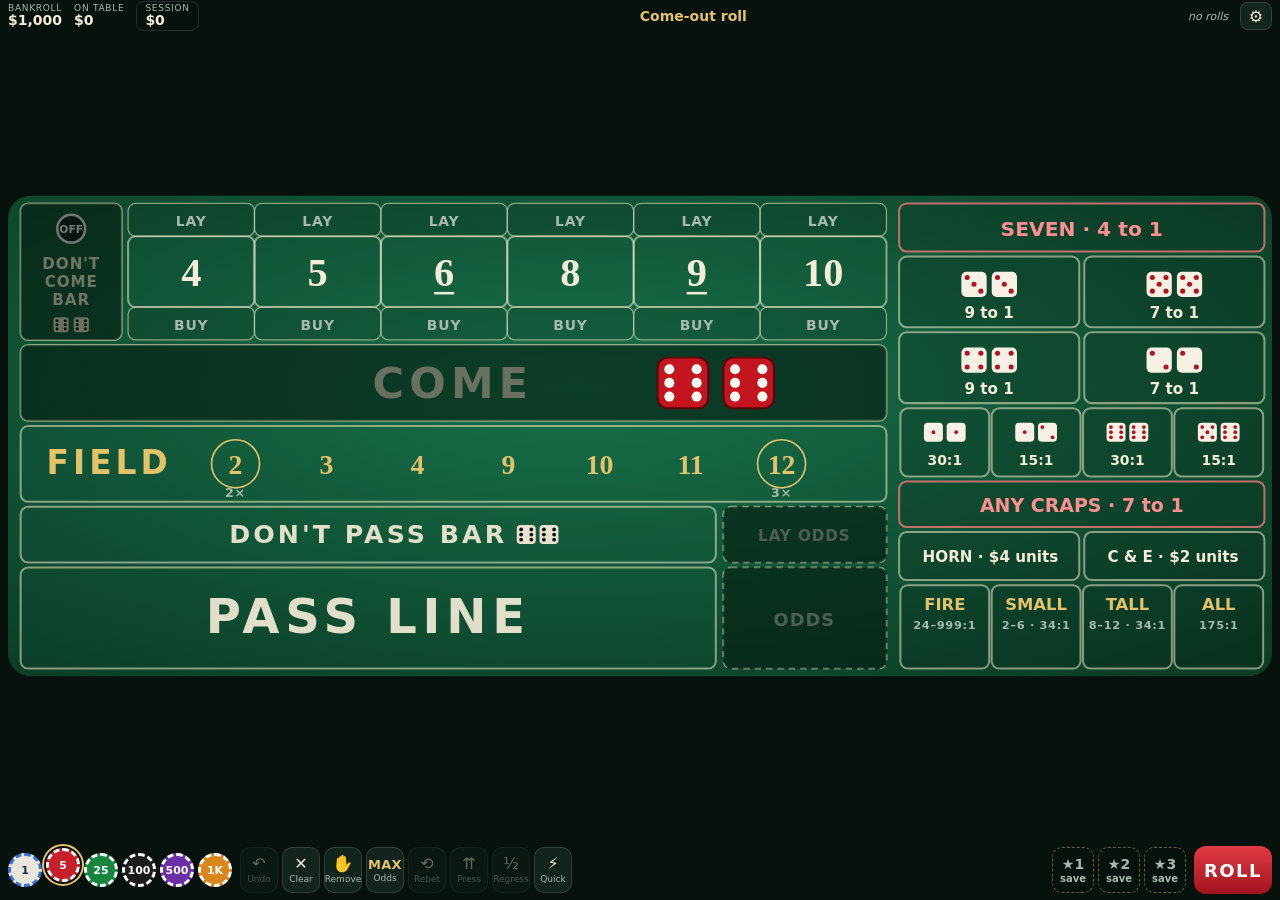
<file: lite/index.html>
<!doctype html>
<html lang="en">
<head>
<meta charset="utf-8">
<meta name="viewport" content="width=device-width, initial-scale=1, viewport-fit=cover, user-scalable=no">
<meta name="theme-color" content="#0b2a1c">
<meta name="app-version" content="dev">
<meta name="mobile-web-app-capable" content="yes">
<meta name="apple-mobile-web-app-capable" content="yes">
<meta name="apple-mobile-web-app-status-bar-style" content="black-translucent">
<title>El Jefe Craps Lite</title>
<link rel="manifest" href="manifest.webmanifest">
<link rel="icon" href="icon-192.png">
<link rel="stylesheet" href="lite.css">
</head>
<body>
<div id="app">
  <header class="top">
    <div class="stat"><span>Bankroll</span><b id="bank">$1,000</b></div>
    <div class="stat"><span>On table</span><b id="onTable">$0</b></div>
    <button class="stat session" id="sessionBtn" title="Session history"><span>Session</span><b id="sessionNet">$0</b></button>
    <div class="status" id="status">Come-out roll — place your bets</div>
    <button class="hist" id="histStrip" title="Roll history" aria-label="Roll history"></button>
    <button class="icon-btn" id="settingsBtn" aria-label="Settings" title="Settings">⚙</button>
  </header>

  <main class="felt-wrap">
    <svg id="felt" viewBox="0 0 1000 380" preserveAspectRatio="xMidYMid meet" aria-label="Craps table"></svg>
    <div class="dice-tray" id="diceTray" aria-live="polite">
      <div class="die" id="d1"></div><div class="die" id="d2"></div>
    </div>
    <div class="callout" id="callout"></div>
  </main>

  <footer class="dock">
    <div class="chips" id="chips"></div>
    <div class="tools">
      <button class="tbtn" id="undoBtn" title="Undo last bet">↶<small>Undo</small></button>
      <button class="tbtn" id="clearBtn" title="Take down every bet that can come down">✕<small>Clear</small></button>
      <button class="tbtn" id="downBtn" title="Take-down mode: tap a bet to remove it" aria-pressed="false">✋<small>Remove</small></button>
      <button class="tbtn" id="oddsBtn" title="Odds behind the Pass Line and every Come bet · hold to change the size"><span class="om">MAX</span><small>Odds</small></button>
      <button class="tbtn" id="rebetBtn" title="Put last roll's bets back">⟲<small>Rebet</small></button>
      <button class="tbtn" id="pressBtn" title="Press: double your last bet — or, after a roll, every winner still up">⇈<small>Press</small></button>
      <button class="tbtn" id="regressBtn" title="Regress: cut every place bet in half (not below the minimum)">½<small>Regress</small></button>
      <button class="tbtn" id="quickBtn" title="Quick bets: Across, Inside, Hardways …">⚡<small>Quick</small></button>
    </div>
    <div class="favs" id="favs"></div>
    <button class="roll" id="rollBtn">ROLL</button>
  </footer>
</div>

<div class="toast" id="toast" role="status"></div>

<div class="sheet" id="quickSheet" hidden>
  <div class="sheet-card">
    <div class="sheet-head"><b>Quick bets</b><span class="sheet-sub" id="quickSub"></span><button class="x" data-close>✕</button></div>
    <div class="qgrid" id="groupGrid"></div>
    <h4>Auto-play <small>places the bets and rolls for you · the Odds button size is used · stops between hands at your limit · tap STOP any time</small></h4>
    <div class="qgrid autog" id="autoGrid"></div>
    <h4>Hop bets <small>one roll · easy 15:1 · hard 30:1</small></h4>
    <div class="qgrid hops" id="hopGrid"></div>
    <h4>Side bets <small>must go up before the shooter's first roll / right after a 7</small></h4>
    <div class="qgrid" id="sideGrid"></div>
  </div>
</div>

<div class="sheet" id="settingsSheet" hidden>
  <div class="sheet-card">
    <div class="sheet-head"><b>Settings</b><button class="x" data-close>✕</button></div>
    <div class="row"><label>Table minimum</label><div class="seg" id="segMin" data-key="tableMin"><button data-v="5">$5</button><button data-v="10">$10</button><button data-v="15">$15</button><button data-v="25" title="Vegas Strip: $25">Vegas $25</button></div></div>
    <div class="row"><label>Odds</label><div class="seg" id="segOdds" data-key="odds"><button data-v="345">3-4-5×</button><button data-v="2">2×</button><button data-v="5">5×</button><button data-v="10">10×</button><button data-v="100">100×</button></div></div>
    <div class="row"><label>Odds button adds</label><div class="seg" id="segOddsMult" data-pref="oddsMult"><button data-v="1">1×</button><button data-v="2">2×</button><button data-v="max">Max</button></div></div>
    <div class="row"><label>Field 12 pays</label><div class="seg" id="segField" data-key="fieldTwelvePays"><button data-v="3">3 to 1</button><button data-v="2">2 to 1</button></div></div>
    <div class="row"><label>Place bets on the come-out</label><div class="seg" id="segWork" data-key="placeWorkingOnComeOut"><button data-v="false">Off</button><button data-v="true">Working</button></div></div>
    <div class="row"><label>Dice</label><div class="seg" id="segSpeed" data-pref="speed"><button data-v="normal">Normal</button><button data-v="fast">Fast</button><button data-v="instant">Instant</button></div></div>
    <div class="row"><label>Sound</label><div class="seg" id="segSound" data-pref="sound"><button data-v="on">On</button><button data-v="off">Off</button></div></div>
    <div class="row"><label>New session</label><div class="seg"><button id="reset1k">$1,000</button><button id="reset5k">$5,000</button><button id="reset25k">$25,000</button></div></div>
    <p class="fine">Tap a bet to add the selected chip · hold a bet (or use Remove) to take it down · hold a ★ to replace or clear it · hold Odds to switch 1× / 2× / Max.<br>
      <a href="../">Open the full 3D table</a> · <span id="ver"></span></p>
  </div>
</div>

<div class="sheet" id="histSheet" hidden>
  <div class="sheet-card">
    <div class="sheet-head"><b>Session</b><span class="sheet-sub" id="histSub"></span><button class="x" data-close>✕</button></div>
    <div class="hstats" id="histStats"></div>
    <div class="hlist" id="histList"></div>
  </div>
</div>

<div class="sheet" id="favSheet" hidden>
  <div class="sheet-card small">
    <div class="sheet-head"><b id="favTitle">Favorite</b><button class="x" data-close>✕</button></div>
    <p id="favDesc" class="fine"></p>
    <div class="seg wide"><button id="favReplace">Save table here</button><button id="favClear">Clear</button></div>
  </div>
</div>

<div class="rotate-card"><b>Turn your phone sideways</b><span>The table plays in landscape.</span></div>

<script>
  // offline / installable: sw.js only exists in the built dist/. A new deploy takes over in the background; restart
  // into it only between rolls and with no sheet open, and only right after launch (never mid-session).
  if ('serviceWorker' in navigator && location.protocol === 'https:') {
    var hadSW = !!navigator.serviceWorker.controller, t0 = Date.now();
    navigator.serviceWorker.addEventListener('controllerchange', function () {
      if (!hadSW || Date.now() - t0 > 30000) return;
      (function go() {
        var c = window.lite;
        if (c && !c.busy() && !document.querySelector('.sheet:not([hidden])')) location.reload();
        else setTimeout(go, 1000);
      })();
    });
    navigator.serviceWorker.register('sw.js', { updateViaCache: 'none' }).catch(function () { });
  }
</script>
<script type="module" src="app.js"></script>
</body>
</html>
</file>
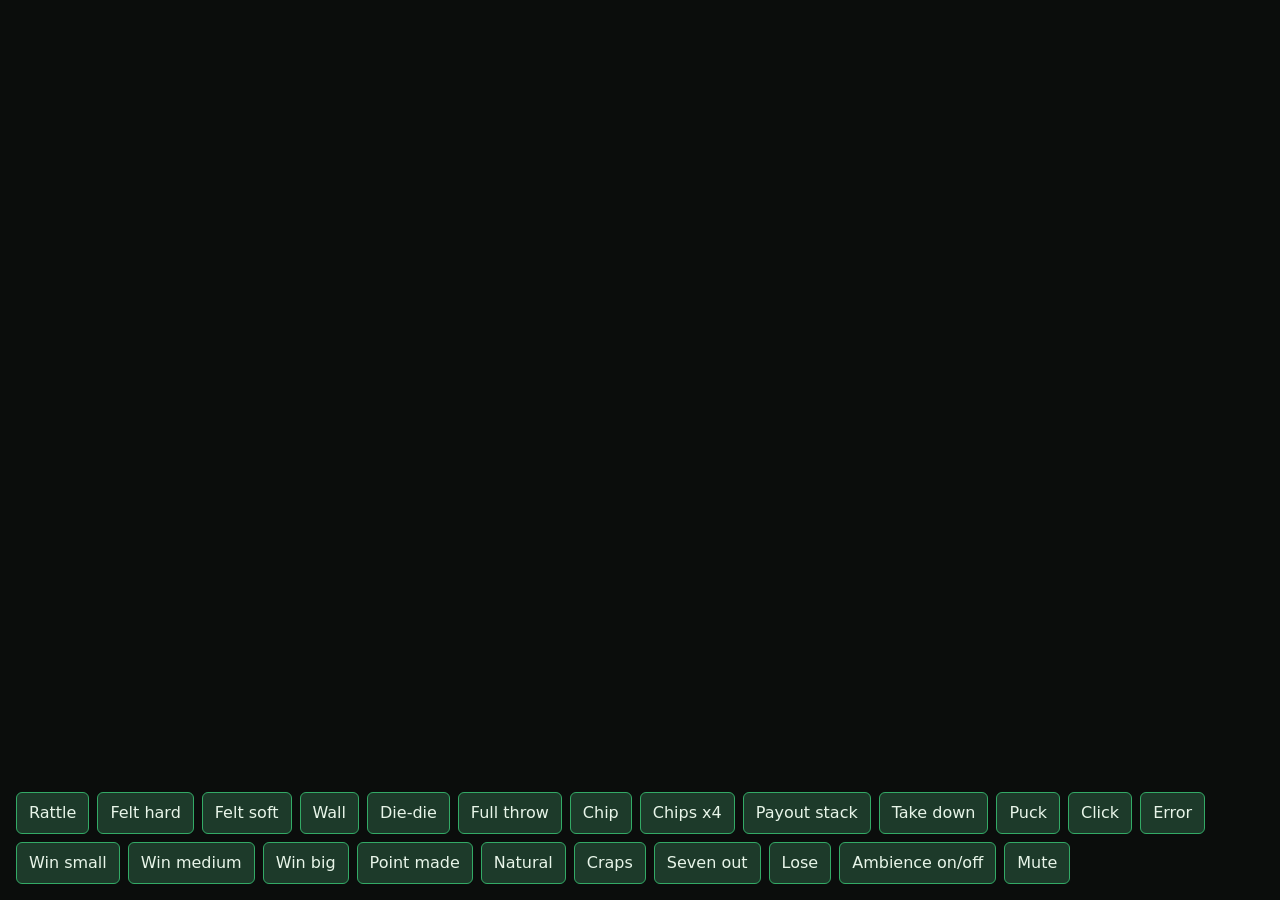
<file: tests/audio.html>
<!doctype html>
<html lang="en">
<head>
<meta charset="utf-8">
<meta name="viewport" content="width=device-width, initial-scale=1">
<title>Audio Engine Test</title>
<style>
  :root { color-scheme: dark; }
  body { margin: 0; background: #0b0d0c; color: #ddd; font: 16px/1.5 system-ui, sans-serif; }
  .pad { position: fixed; bottom: 16px; left: 16px; right: 16px; display: flex; flex-wrap: wrap; gap: 8px; }
  button { background: #1d3a2a; color: #e8f5e9; border: 1px solid #3a6; border-radius: 6px; padding: 8px 12px; font: inherit; cursor: pointer; }
</style>
</head>
<body>
<!-- Audio test bench: open via the server with ?audiotest=1 for diagnostics; buttons audition every sound. -->
<div class="pad" id="pad"></div>
<script type="module">
  import { AudioEngine } from '../src/audio.js';
  const a = new AudioEngine();
  window.audio = a;
  const sounds = {
    'Rattle': () => a.rattle(0.38),
    'Felt hard': () => a.diceHit('felt', 1, 0, -4),
    'Felt soft': () => a.diceHit('felt', 0.15, 0, 4),
    'Wall': () => a.diceHit('wall', 0.9, 0, 16),
    'Die-die': () => a.diceHit('dice', 0.6, 0, 10),
    'Full throw': () => { a.rattle(0.38); const seq = [[0.75,'felt',1,2],[0.82,'felt',0.6,5],[0.95,'wall',0.95,16],[0.97,'dice',0.5,15],[1.1,'felt',0.5,13],[1.18,'felt',0.3,12],[1.25,'dice',0.2,12],[1.32,'felt',0.15,11.5],[1.4,'felt',0.08,11.2]]; for (const [t,k,s,x] of seq) setTimeout(() => a.diceHit(k,s,0,x), t*1000); },
    'Chip': () => a.chips(1),
    'Chips x4': () => { for (let i = 0; i < 4; i++) setTimeout(() => a.chips(1), i * 50); },
    'Payout stack': () => a.chipStack(8),
    'Take down': () => a.chipsTake(3),
    'Puck': () => a.puck(),
    'Click': () => a.click(),
    'Error': () => a.error(),
    'Win small': () => a.win(0.1),
    'Win medium': () => a.win(0.4),
    'Win big': () => a.win(0.9),
    'Point made': () => a.result({ outcome: 'point-made', totalWin: 150, net: 150 }),
    'Natural': () => a.result({ outcome: 'natural', totalWin: 25, net: 25 }),
    'Craps': () => a.result({ outcome: 'craps', totalWin: 0, net: -25 }),
    'Seven out': () => a.sevenOut(),
    'Lose': () => a.lose(),
    'Ambience on/off': () => a.setAmbience(!a.ambienceOn),
    'Mute': () => a.setMuted(!a.muted),
  };
  const pad = document.getElementById('pad');
  for (const [k, fn] of Object.entries(sounds)) { const b = document.createElement('button'); b.textContent = k; b.onclick = () => { a.init(); fn(); }; pad.appendChild(b); }
</script>
</body>
</html>
</file>
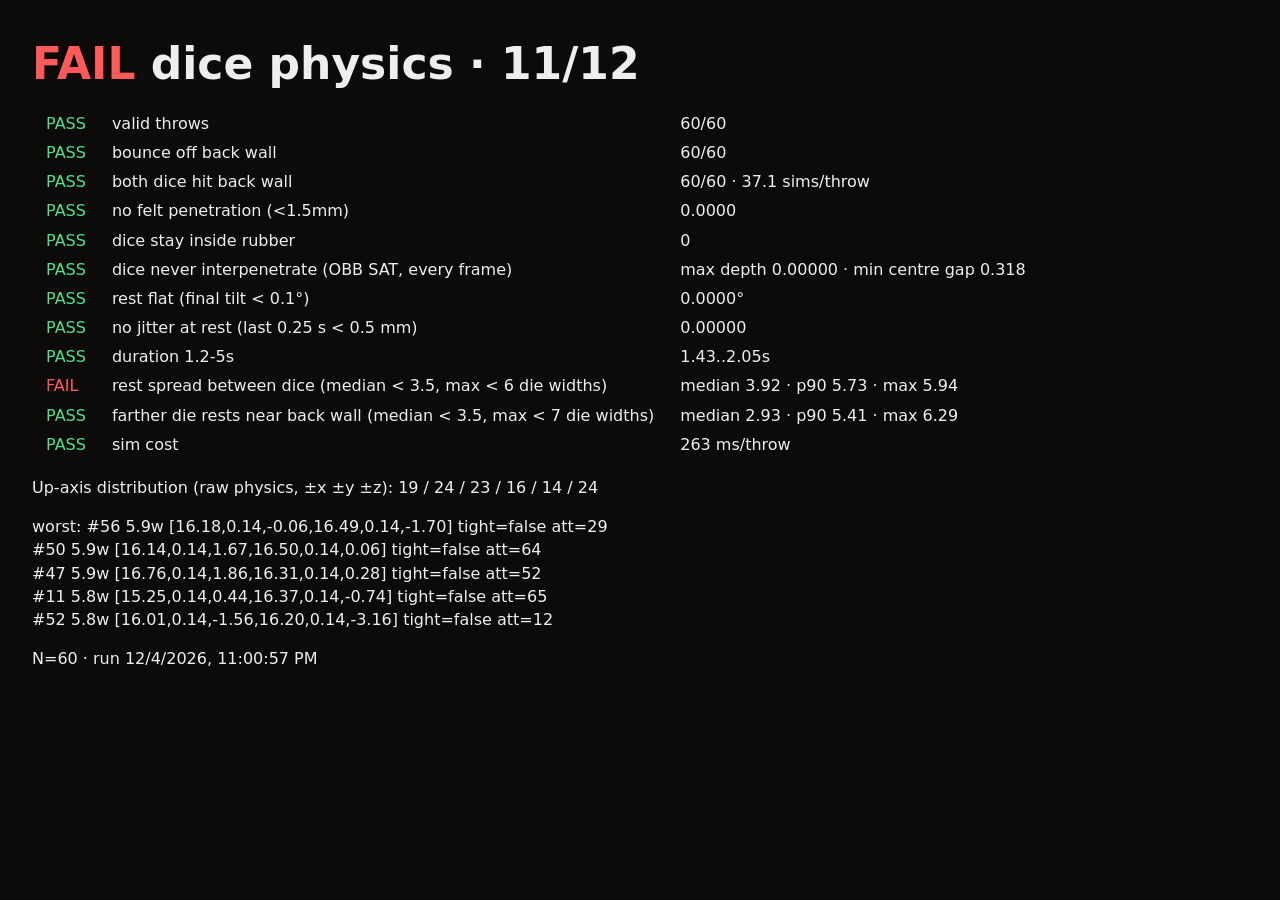
<file: tests/physics.html>
<!doctype html>
<html><head><meta charset="utf-8"><title>Dice Physics Tests</title>
<style>body{background:#0d0b0a;color:#eee;font:16px/1.45 system-ui,sans-serif;padding:24px}h1{font-size:44px;margin:0 0 12px}.pass{color:#4fe08a}.fail{color:#ff5a5a}td{padding:2px 12px}</style>
<script type="importmap">{"imports":{"three":"../vendor/three/build/three.module.js","three/addons/":"../vendor/three/jsm/"}}</script>
</head><body><h1 id="sum">Running…</h1><div id="out"></div>
<script>window.onerror = (m, s, l) => { document.getElementById('sum').textContent = 'ERROR: ' + m + ' @' + s + ':' + l; };</script>
<script type="module">
window.onerror = (m, s, l, c, e) => { document.getElementById('sum').textContent = 'ERROR: ' + m + ' ' + (e && e.stack || ''); };
window.addEventListener('unhandledrejection', (ev) => { document.getElementById('sum').textContent = 'ERROR: ' + (ev.reason && ev.reason.stack || ev.reason); });
import { simulateThrow, DIE_SIZE, obbPenetration, FACE_AXES } from '../src/physics.js';
import { FELT } from '../src/bets.js';
function rng(seed) { let s = seed >>> 0; return () => { s = (s + 0x6D2B79F5) >>> 0; let t = s; t = Math.imul(t ^ (t >>> 15), t | 1); t ^= t + Math.imul(t ^ (t >>> 7), t | 61); return ((t ^ (t >>> 14)) >>> 0) / 4294967296; }; }
const N = Number(new URLSearchParams(location.search).get('n') || 60);
let both = 0, valid = 0, durs = [], faces = [0, 0, 0, 0, 0, 0], wallHits = 0, maxPen = 0, minSep = 9, t0 = performance.now(), escaped = 0, maxOverlap = 0, minCentre = 9, attempts = 0, maxTilt = 0, maxJitter = 0;
const upDot = (q, ax) => { const [x, y, z, w] = q, [a, b, c] = ax; return a * 2 * (x * y + w * z) + b * (1 - 2 * (x * x + z * z)) + c * 2 * (y * z - w * x); };
const spreads = [], wallDist = []; const worst = [];
const pct = (a, p) => { const s = a.slice().sort((x, y) => x - y); return s[Math.min(s.length - 1, Math.floor(p * s.length))]; }, med = (a) => pct(a, 0.5);
for (let k = 0; k < N; k++) {
  const sim = simulateThrow(rng(1000 + k));
  if (sim.valid) valid++;
  durs.push(sim.duration);
  sim.up.forEach((u) => faces[u]++);
  if (sim.impacts.some((i) => i.type === 'wall')) wallHits++;
  if (sim.wallDice === 2) both++;
  attempts += sim.attempts || 1;
  const L = sim.frames[sim.frames.length - 1];
  spreads.push(Math.hypot(L.p[0] - L.p[3], L.p[2] - L.p[5]) / DIE_SIZE);
  worst.push([spreads[spreads.length - 1], k, L.p.map((v) => v.toFixed(2)).join(","), sim.tight, sim.attempts]);
  wallDist.push(Math.max(FELT.hw - 0.15 - L.p[0], FELT.hw - 0.15 - L.p[3]) / DIE_SIZE - 0.5);
  for (let i = 0; i < 2; i++) { const d = upDot(L.q.slice(i * 4, i * 4 + 4), FACE_AXES[sim.up[i]]); maxTilt = Math.max(maxTilt, Math.acos(Math.min(1, d)) * 180 / Math.PI); }
  // jitter: how far either die moves during the last 0.25 s of the recording (it should be at rest)
  for (let k = Math.max(0, sim.frames.length - 16); k < sim.frames.length; k++) { const f = sim.frames[k]; for (let c = 0; c < 6; c++) maxJitter = Math.max(maxJitter, Math.abs(f.p[c] - L.p[c])); }
  for (const f of sim.frames) {
    for (let i = 0; i < 2; i++) { const x = f.p[i * 3], y = f.p[i * 3 + 1], z = f.p[i * 3 + 2];
      maxPen = Math.max(maxPen, DIE_SIZE / 2 - y);
      if (Math.abs(x) > FELT.hw - 0.14 || Math.abs(z) > FELT.hd - 0.14) escaped++; }
    minCentre = Math.min(minCentre, Math.hypot(f.p[0] - f.p[3], f.p[1] - f.p[4], f.p[2] - f.p[5]));
    // exact OBB-vs-OBB separating-axis test on the seated (played-back) poses
    maxOverlap = Math.max(maxOverlap, obbPenetration(f.p.slice(0, 3), f.q.slice(0, 4), f.p.slice(3, 6), f.q.slice(4, 8), DIE_SIZE / 2).depth);
  }
}
const ms = (performance.now() - t0) / N;
const checks = [
  ['valid throws', valid / N >= 0.95, `${valid}/${N}`],
  ['bounce off back wall', wallHits / N >= 0.8, `${wallHits}/${N}`],
  ['both dice hit back wall', both / N >= 0.98, `${both}/${N} · ${(attempts / N).toFixed(1)} sims/throw`],
  ['no felt penetration (<1.5mm)', maxPen < 0.015, maxPen.toFixed(4)],
  ['dice stay inside rubber', escaped === 0, escaped],
  ['dice never interpenetrate (OBB SAT, every frame)', maxOverlap < 0.0003, `max depth ${maxOverlap.toFixed(5)} · min centre gap ${minCentre.toFixed(3)}`],
  ['rest flat (final tilt < 0.1°)', maxTilt < 0.1, maxTilt.toFixed(4) + '°'],
  ['no jitter at rest (last 0.25 s < 0.5 mm)', maxJitter < 0.005, maxJitter.toFixed(5)],
  ['duration 1.2-5s', durs.every((d) => d > 1.2 && d < 5.5), `${Math.min(...durs).toFixed(2)}..${Math.max(...durs).toFixed(2)}s`],
  ['rest spread between dice (median < 3.5, max < 6 die widths)', med(spreads) < 3.5 && Math.max(...spreads) < 6, `median ${med(spreads).toFixed(2)} · p90 ${pct(spreads, 0.9).toFixed(2)} · max ${Math.max(...spreads).toFixed(2)}`],
  ['farther die rests near back wall (median < 3.5, max < 7 die widths)', med(wallDist) < 3.5 && Math.max(...wallDist) < 7, `median ${med(wallDist).toFixed(2)} · p90 ${pct(wallDist, 0.9).toFixed(2)} · max ${Math.max(...wallDist).toFixed(2)}`],
  ['sim cost', ms < 400, ms.toFixed(0) + ' ms/throw'],
];
const ok = checks.every((c) => c[1]);
document.getElementById('sum').innerHTML = `<span class="${ok ? 'pass' : 'fail'}">${ok ? 'PASS' : 'FAIL'}</span> dice physics · ${checks.filter((c) => c[1]).length}/${checks.length}`;
document.getElementById('out').innerHTML = '<table>' + checks.map((c) => `<tr><td class="${c[1] ? 'pass' : 'fail'}">${c[1] ? 'PASS' : 'FAIL'}</td><td>${c[0]}</td><td>${c[2]}</td></tr>`).join('') + `</table><p>Up-axis distribution (raw physics, ±x ±y ±z): ${faces.join(' / ')}</p><p>worst: ${worst.sort((a, b) => b[0] - a[0]).slice(0, 5).map((w) => `#${w[1]} ${w[0].toFixed(1)}w [${w[2]}] tight=${w[3]} att=${w[4]}`).join("<br>")}</p><p>N=${N} · run ${new Date().toLocaleString()}</p>`;
</script></body></html>
</file>
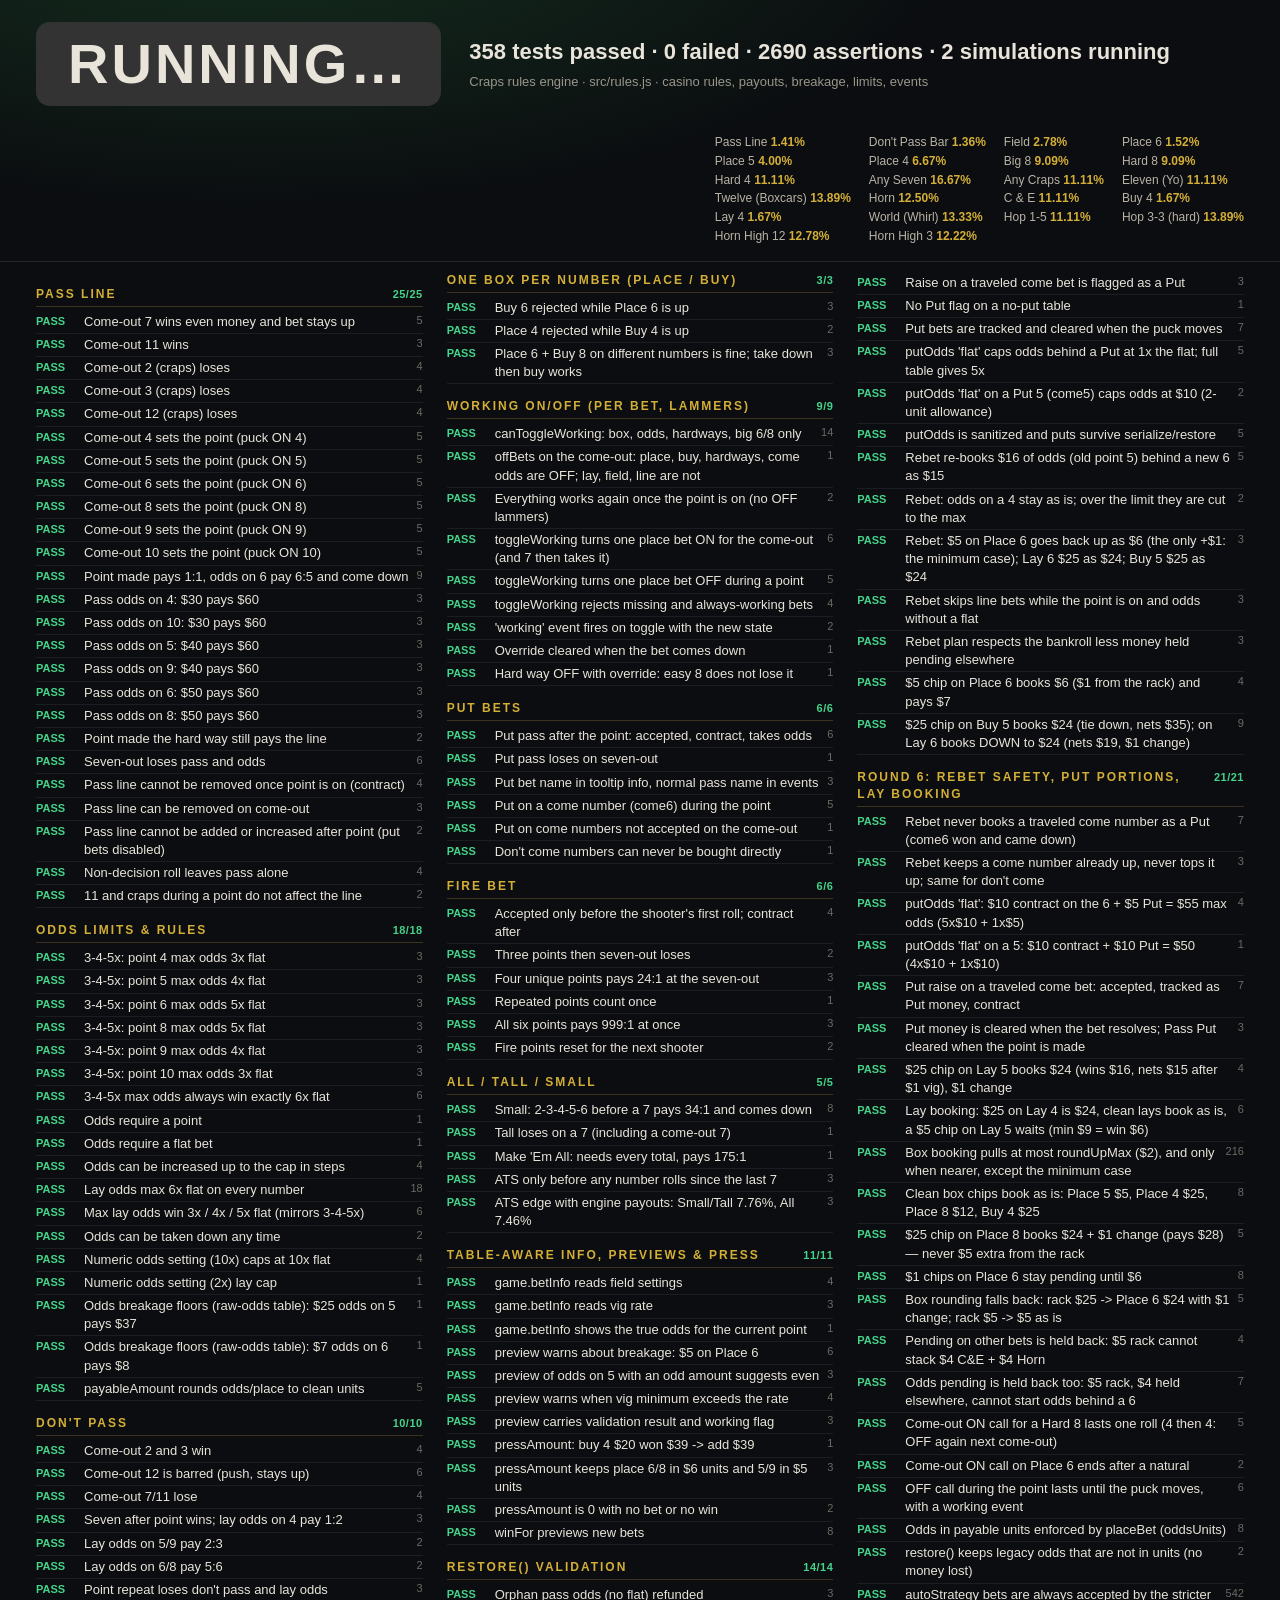
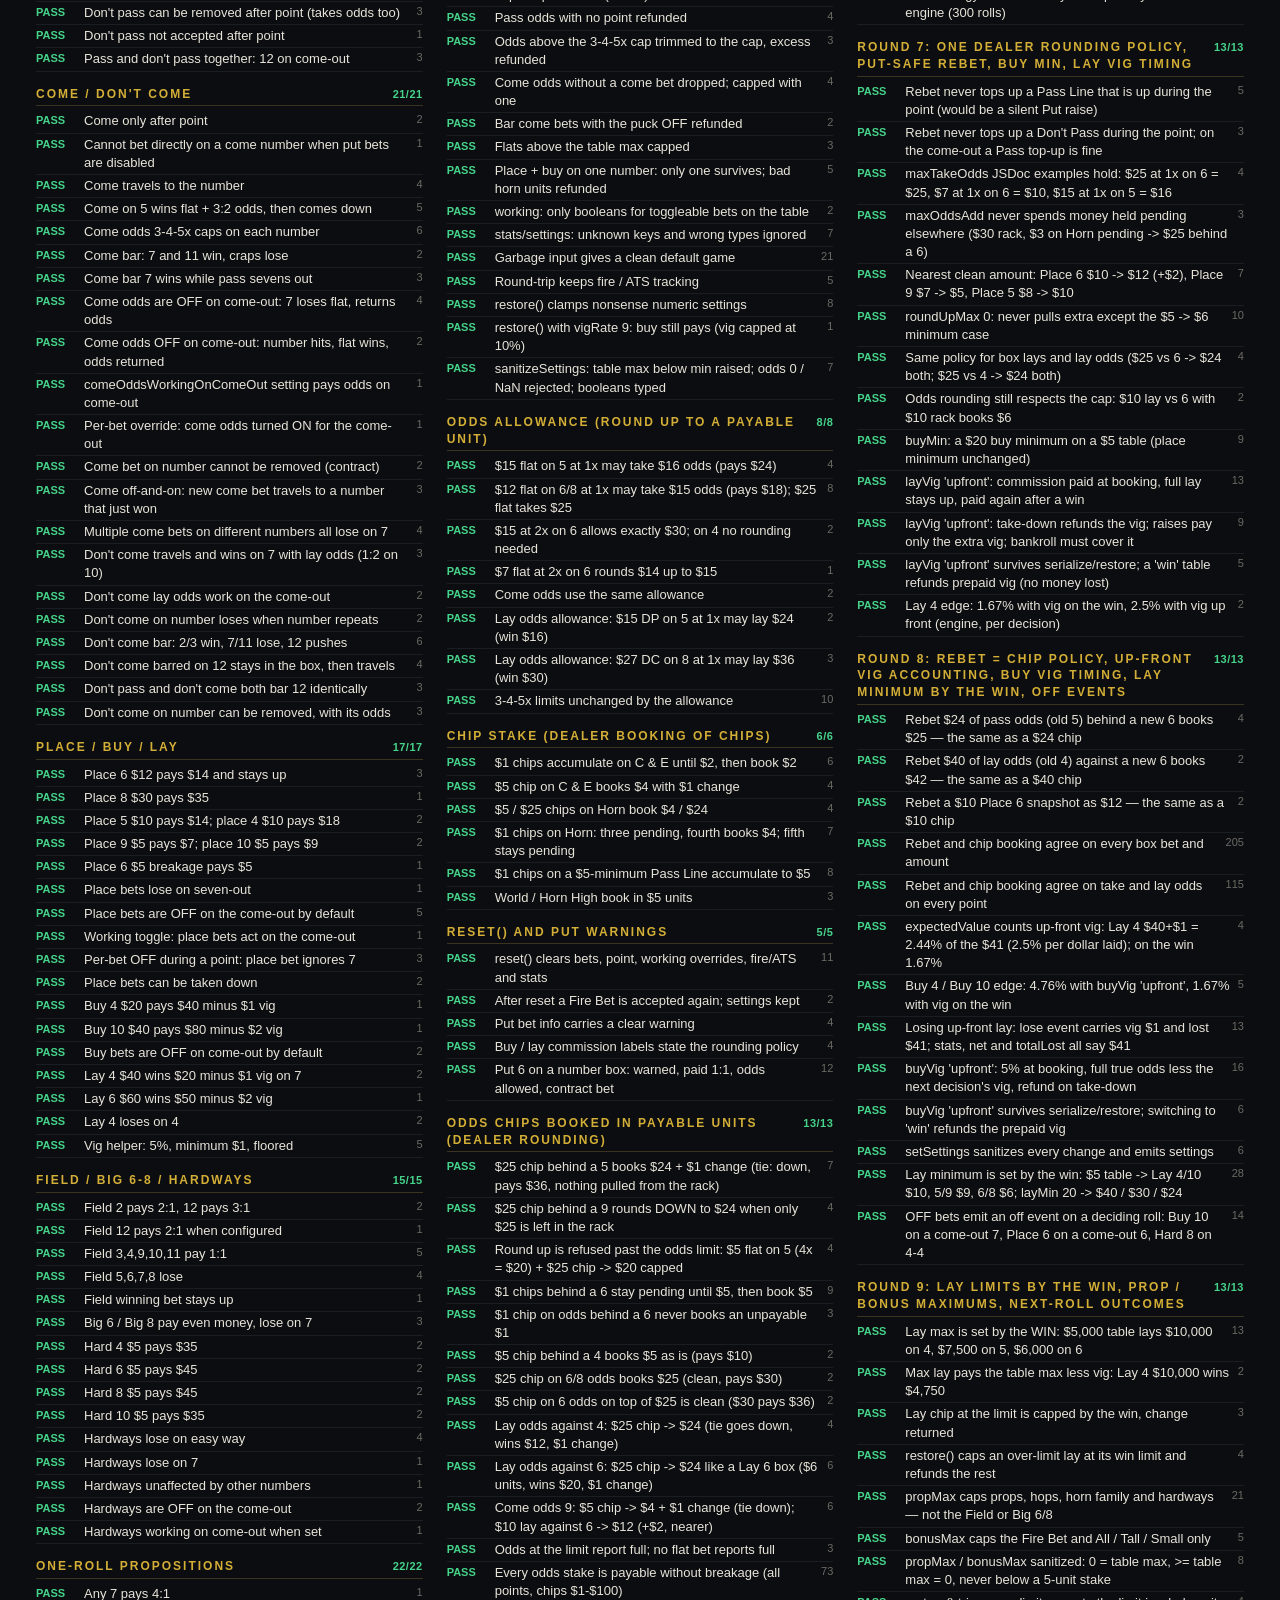
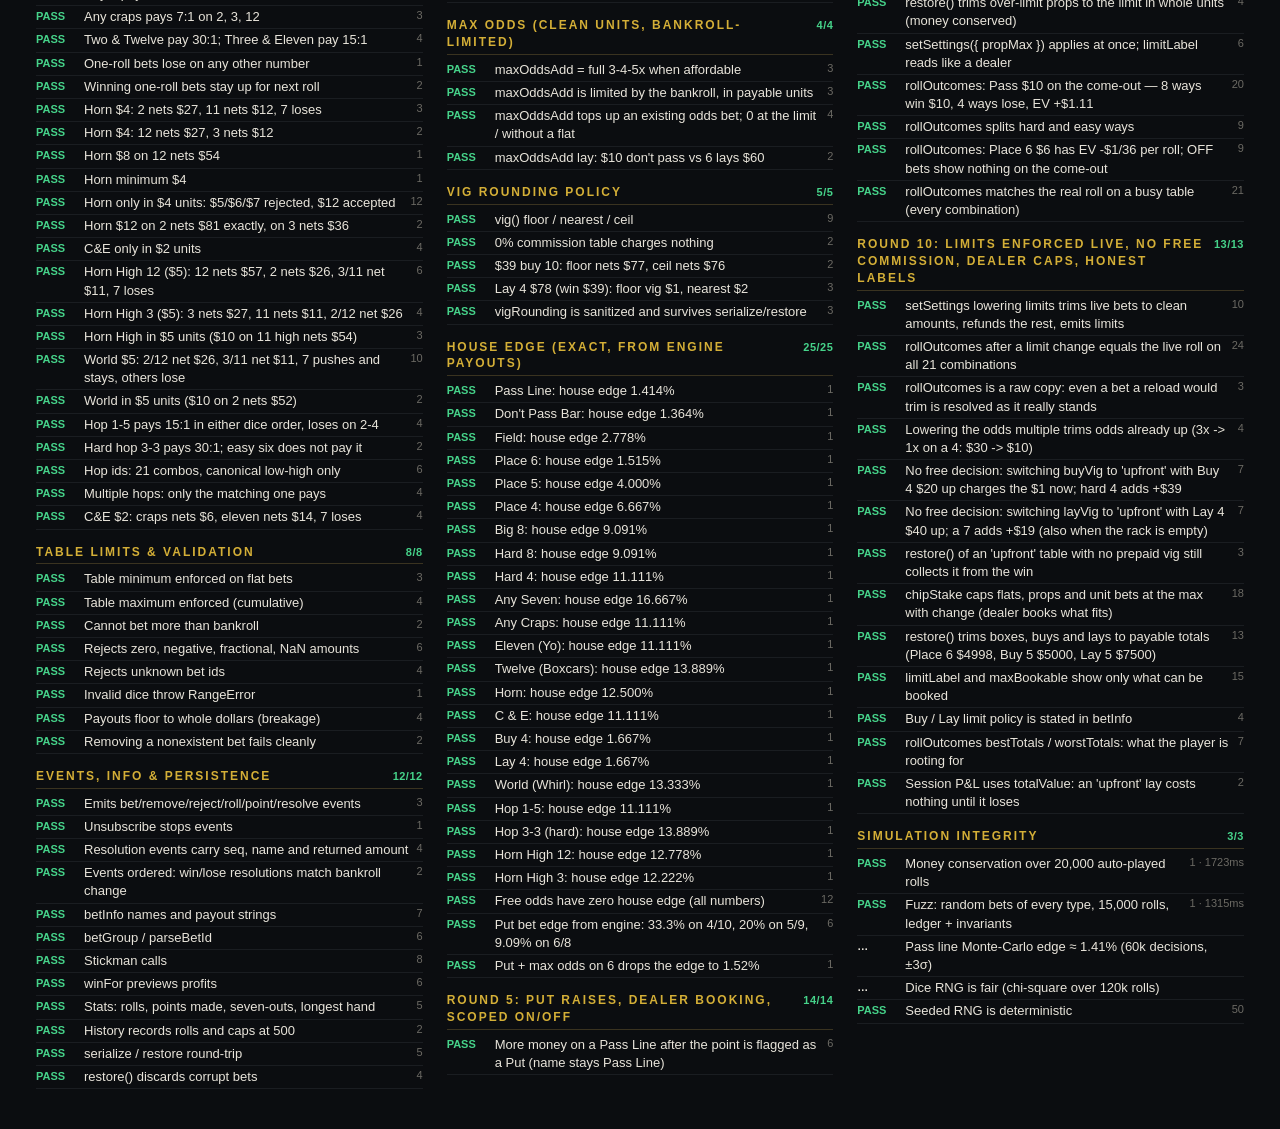
<file: tests/rules.html>
<!doctype html>
<html lang="en">
<head>
<meta charset="utf-8">
<title>Craps Rules Tests</title>
<meta name="viewport" content="width=device-width, initial-scale=1">
<style>
  :root { color-scheme: dark; }
  * { box-sizing: border-box; }
  body { margin: 0; background: radial-gradient(1200px 500px at 20% -10%, #15301f 0%, #0b0d10 60%) fixed, #0b0d10; color: #e8e4da; font: 13px/1.4 "Segoe UI", Arial, sans-serif; }
  header { padding: 22px 36px 16px; display: flex; align-items: center; gap: 28px; border-bottom: 1px solid #23262b; flex-wrap: wrap; }
  #banner { font: 800 56px/1 "Segoe UI", Arial, sans-serif; letter-spacing: 3px; padding: 14px 32px; border-radius: 14px; background: #333; }
  #banner.pass { background: linear-gradient(180deg, #13804a, #0c5a33); color: #d6ffe8; box-shadow: 0 0 50px #19c27455, inset 0 1px 0 #3fe39a88; }
  #banner.fail { background: linear-gradient(180deg, #9a1626, #6b0f1a); color: #ffe0e4; box-shadow: 0 0 50px #ff3b5555, inset 0 1px 0 #ff7a8a88; }
  #summary { font-size: 22px; font-weight: 600; }
  #summary .fails { margin-top: 8px; font-size: 12px; font-weight: 400; color: #ffb3bc; max-width: 640px; } #summary .fails b { color: #ff5b6b; }
  #summary small { display: block; color: #9a958a; font-size: 13px; font-weight: 400; margin-top: 5px; }
  #edges { margin-left: auto; font-size: 12px; color: #b9b3a5; display: grid; grid-template-columns: repeat(4, auto); gap: 2px 18px; }
  #edges b { color: #d4af37; font-weight: 600; }
  main { columns: 4 340px; column-gap: 24px; padding: 10px 36px 40px; }
  .t { break-inside: avoid; display: flex; gap: 8px; padding: 2px 0; border-bottom: 1px solid #1a1d21; }
  .t b { width: 40px; flex: none; font-weight: 700; font-size: 11px; padding-top: 1px; }
  .t i { margin-left: auto; color: #6c6a64; font-style: normal; font-size: 11px; flex: none; }
  .t.ok b { color: #46d38a; } .t.bad b { color: #ff5b6b; } .t.bad { background: #2a0f13; }
  .t .msg { color: #ff9aa5; display: block; font-size: 11px; }
  h2 { break-after: avoid; font-size: 12px; color: #d4af37; letter-spacing: 2px; text-transform: uppercase; margin: 14px 0 4px; border-bottom: 1px solid #3a3320; padding-bottom: 3px; display: flex; gap: 10px; align-items: baseline; }
  h2 .cnt { margin-left: auto; font-style: normal; letter-spacing: .5px; font-size: 11px; color: #46d38a; font-weight: 600; }
  h2.bad { color: #ff5b6b; border-bottom-color: #5a1a22; } h2.bad .cnt { color: #ff5b6b; }
</style>
</head>
<body>
<header><div id="banner">RUNNING…</div><div id="summary"></div><div id="edges"></div></header>
<main id="out"></main>
<script>
  function showErr(m) { const b = document.getElementById('banner'); b.className = 'fail'; b.textContent = 'ERROR'; document.getElementById('summary').textContent = m; }
  window.onerror = (m, s, l, c, e) => showErr(m + ' @' + l + ':' + c + (e && e.stack ? '\n' + e.stack : ''));
  window.addEventListener('unhandledrejection', (e) => showErr('Unhandled: ' + (e.reason && (e.reason.stack || e.reason.message) || e.reason)));
</script>
<script type="module">
import {
  CrapsGame, makeRng, rollDie, rollDice, autoStrategy, POINTS, payout, vig, betInfo, stickCall, parseBetId,
  isValidBetId, betGroup, expectedValue, TRUE_ODDS, LAY_ODDS, PLACE_PAYS, WAYS,
  HOP_IDS, hopId, probAllBeforeSeven, ATS, FIRE_PAYS, sanitizeSettings, PUT_WARN, PUT_RAISE_WARN,
} from '../src/rules.js';

const out = document.getElementById('out');
let pass = 0, fail = 0, asserts = 0;
// every section header carries its own live tally ("12/12"), red if anything in it failed
let cur = null; const failures = [];
function section(name) {
  const h = document.createElement('h2'); h.innerHTML = `<span></span><em class="cnt"></em>`; h.firstChild.textContent = name; out.appendChild(h);
  cur = { h, pass: 0, fail: 0 }; return cur;
}
function tally(sec, okd) { if (!sec) return; okd ? sec.pass++ : sec.fail++; const c = sec.h.querySelector('.cnt'); c.textContent = `${sec.pass}/${sec.pass + sec.fail}`; sec.h.classList.toggle('bad', sec.fail > 0); }
function test(name, fn) {
  const row = document.createElement('div');
  const a0 = asserts;
  try { fn(); pass++; tally(cur, true); row.className = 't ok'; row.innerHTML = `<b>PASS</b><span>${name}</span><i>${asserts - a0}</i>`; }
  catch (e) { fail++; failures.push([name, e.message]); tally(cur, false); row.className = 't bad'; row.innerHTML = `<b>FAIL</b><span>${name}<span class="msg">${e.message}</span></span>`; }
  out.appendChild(row);
}
function eq(a, b, what = '') { asserts++; if (a !== b) throw new Error(`${what} expected ${JSON.stringify(b)} got ${JSON.stringify(a)}`); }
function ok(c, what) { asserts++; if (!c) throw new Error(what || 'assertion failed'); }
function near(a, b, tol, what = '') { asserts++; if (!(Math.abs(a - b) <= tol)) throw new Error(`${what} expected ≈${b} ±${tol} got ${a}`); }
const G = (bank = 1000, s) => new CrapsGame({ bankroll: bank, settings: s });
const ev = (r, id) => r.events.find((e) => e.id === id);
const DICE = { 2: [1, 1], 3: [1, 2], 4: [1, 3], 5: [1, 4], 6: [2, 4], 7: [3, 4], 8: [3, 5], 9: [4, 5], 10: [4, 6], 11: [5, 6], 12: [6, 6] };
const HARD = { 4: [2, 2], 6: [3, 3], 8: [4, 4], 10: [5, 5] };
const R = (g, t) => g.resolveRoll(...DICE[t]);
function withPoint(g, n) { return R(g, n); }
const worth = (g) => g.bankroll + g.totalOnTable() + g.prepaidVig();
const isOff = (e) => !!e && e.type === 'push' && e.off === true && e.down === false;

// ============================================================
section('Pass Line');
test('Come-out 7 wins even money and bet stays up', () => { const g = G(); g.placeBet('pass', 10); const r = R(g, 7); eq(ev(r, 'pass').win, 10); eq(ev(r, 'pass').down, false); eq(g.bets.pass, 10); eq(g.bankroll, 1000); eq(r.outcome, 'natural'); });
test('Come-out 11 wins', () => { const g = G(); g.placeBet('pass', 10); const r = R(g, 11); eq(g.bankroll, 1000); eq(g.bets.pass, 10); eq(r.outcome, 'natural'); });
for (const t of [2, 3, 12]) test(`Come-out ${t} (craps) loses`, () => { const g = G(); g.placeBet('pass', 10); const r = R(g, t); eq(g.bets.pass, undefined); eq(g.bankroll, 990); eq(g.point, null); eq(r.outcome, 'craps'); });
for (const n of POINTS) test(`Come-out ${n} sets the point (puck ON ${n})`, () => { const g = G(); g.placeBet('pass', 10); const r = withPoint(g, n); eq(g.point, n); eq(r.outcome, 'point-set'); eq(g.puck.on, true); eq(g.puck.point, n); eq(ev(r, 'pass'), undefined); });
test('Point made pays 1:1, odds on 6 pay 6:5 and come down', () => { const g = G(); g.placeBet('pass', 10); R(g, 6); g.placeBet('passOdds', 50); const r = g.resolveRoll(5, 1); eq(ev(r, 'pass').win, 10); eq(ev(r, 'passOdds').win, 60); eq(ev(r, 'passOdds').down, true); eq(r.outcome, 'point-made'); eq(g.point, null); eq(g.puck.on, false); eq(g.bankroll, 1000 - 10 + 10 + 60); eq(g.bets.pass, 10); eq(g.bets.passOdds, undefined); });
for (const [n, flat, odds, w] of [[4, 10, 30, 60], [10, 10, 30, 60], [5, 10, 40, 60], [9, 10, 40, 60], [6, 10, 50, 60], [8, 10, 50, 60]]) test(`Pass odds on ${n}: $${odds} pays $${w}`, () => { const g = G(); g.placeBet('pass', flat); R(g, n); eq(g.placeBet('passOdds', odds).ok, true); const r = R(g, n); eq(ev(r, 'passOdds').win, w); eq(ev(r, 'pass').win, flat); });
test('Point made the hard way still pays the line', () => { const g = G(); g.placeBet('pass', 10); R(g, 8); const r = g.resolveRoll(4, 4); eq(r.outcome, 'point-made'); eq(ev(r, 'pass').win, 10); });
test('Seven-out loses pass and odds', () => { const g = G(); g.placeBet('pass', 10); R(g, 8); g.placeBet('passOdds', 50); const r = R(g, 7); eq(r.outcome, 'seven-out'); eq(g.bankroll, 940); eq(g.point, null); eq(Object.keys(g.bets).length, 0); eq(r.net, -60); eq(r.totalLost, 60); });
test('Pass line cannot be removed once point is on (contract)', () => { const g = G(); g.placeBet('pass', 10); R(g, 8); eq(g.canRemove('pass').ok, false); eq(g.removeBet('pass').ok, false); eq(g.bets.pass, 10); eq(g.bankroll, 990); });
test('Pass line can be removed on come-out', () => { const g = G(); g.placeBet('pass', 10); eq(g.removeBet('pass').ok, true); eq(g.bankroll, 1000); eq(g.bets.pass, undefined); });
test('Pass line cannot be added or increased after point (put bets disabled)', () => { const g = G(1000, { putBets: false }); g.placeBet('pass', 10); R(g, 8); eq(g.placeBet('pass', 5).ok, false); eq(g.bets.pass, 10); });
test('Non-decision roll leaves pass alone', () => { const g = G(); g.placeBet('pass', 10); R(g, 8); const r = R(g, 5); eq(g.point, 8); eq(g.bets.pass, 10); eq(r.outcome, 'roll'); eq(ev(r, 'pass'), undefined); });
test('11 and craps during a point do not affect the line', () => { const g = G(); g.placeBet('pass', 10); R(g, 8); for (const t of [2, 3, 11, 12]) R(g, t); eq(g.point, 8); eq(g.bets.pass, 10); });

// ============================================================
section('Odds limits & rules');
for (const [n, m] of [[4, 3], [5, 4], [6, 5], [8, 5], [9, 4], [10, 3]]) test(`3-4-5x: point ${n} max odds ${m}x flat`, () => { const g = G(); g.placeBet('pass', 10); withPoint(g, n); eq(g.maxFor('passOdds'), 10 * m); eq(g.placeBet('passOdds', 10 * m + 1).ok, false); eq(g.placeBet('passOdds', 10 * m).ok, true); });
test('3-4-5x max odds always win exactly 6x flat', () => { for (const n of POINTS) { const g = G(); g.placeBet('pass', 10); R(g, n); g.placeBet('passOdds', g.maxFor('passOdds')); eq(ev(R(g, n), 'passOdds').win, 60, 'n' + n); } });
test('Odds require a point', () => { const g = G(); g.placeBet('pass', 10); eq(g.placeBet('passOdds', 10).ok, false); });
test('Odds require a flat bet', () => { const g = G(); g.placeBet('dontPass', 10); R(g, 6); eq(g.placeBet('passOdds', 10).ok, false); });
test('Odds can be increased up to the cap in steps', () => { const g = G(); g.placeBet('pass', 10); R(g, 6); eq(g.placeBet('passOdds', 30).ok, true); eq(g.placeBet('passOdds', 20).ok, true); eq(g.placeBet('passOdds', 1).ok, false); eq(g.bets.passOdds, 50); });
test('Lay odds max 6x flat on every number', () => { for (const n of POINTS) { const g = G(5000); g.placeBet('dontPass', 10); withPoint(g, n); const m = g.maxFor('dontPassOdds'); eq(m, 60, 'n' + n); eq(g.placeBet('dontPassOdds', m + 1).ok, false, 'n' + n); eq(g.placeBet('dontPassOdds', m).ok, true, 'n' + n); } });
test('Max lay odds win 3x / 4x / 5x flat (mirrors 3-4-5x)', () => { for (const [n, w] of [[4, 30], [10, 30], [5, 40], [9, 40], [6, 50], [8, 50]]) { const g = G(); g.placeBet('dontPass', 10); R(g, n); g.placeBet('dontPassOdds', g.maxFor('dontPassOdds')); eq(ev(R(g, 7), 'dontPassOdds').win, w, 'n' + n); } });
test('Odds can be taken down any time', () => { const g = G(); g.placeBet('pass', 10); R(g, 6); g.placeBet('passOdds', 20); eq(g.removeBet('passOdds').ok, true); eq(g.bankroll, 990); });
test('Numeric odds setting (10x) caps at 10x flat', () => { const g = G(5000, { odds: 10 }); g.placeBet('pass', 10); R(g, 4); eq(g.maxFor('passOdds'), 100); eq(g.placeBet('passOdds', 101).ok, false); eq(g.placeBet('passOdds', 100).ok, true); eq(ev(R(g, 4), 'passOdds').win, 200); });
test('Numeric odds setting (2x) lay cap', () => { const g = G(5000, { odds: 2 }); g.placeBet('dontPass', 10); R(g, 4); eq(g.maxFor('dontPassOdds'), 40); });
test('Odds breakage floors (raw-odds table): $25 odds on 5 pays $37', () => { const g = G(1000, { oddsUnits: false }); g.placeBet('pass', 10); R(g, 5); g.placeBet('passOdds', 25); eq(ev(R(g, 5), 'passOdds').win, 37); });
test('Odds breakage floors (raw-odds table): $7 odds on 6 pays $8', () => { const g = G(1000, { oddsUnits: false }); g.placeBet('pass', 10); R(g, 6); g.placeBet('passOdds', 7); eq(ev(R(g, 6), 'passOdds').win, 8); });
test('payableAmount rounds odds/place to clean units', () => { const g = G(); g.placeBet('pass', 10); R(g, 5); eq(g.payableAmount('passOdds', 25), 24); eq(g.payableAmount('place6', 20), 18); eq(g.payableAmount('place5', 13), 10); eq(g.payableAmount('lay4', 41), 40); eq(g.payableAmount('horn', 6), 4); });

// ============================================================
section("Don't Pass");
test('Come-out 2 and 3 win', () => { for (const t of [2, 3]) { const g = G(); g.placeBet('dontPass', 10); R(g, t); eq(g.bankroll, 1000); eq(g.bets.dontPass, 10); } });
test('Come-out 12 is barred (push, stays up)', () => { const g = G(); g.placeBet('dontPass', 10); const r = R(g, 12); eq(ev(r, 'dontPass').type, 'push'); eq(ev(r, 'dontPass').down, false); eq(ev(r, 'dontPass').note, 'Bar 12'); eq(g.bankroll, 990); eq(g.bets.dontPass, 10); eq(r.net, 0); });
test('Come-out 7/11 lose', () => { for (const t of [7, 11]) { const g = G(); g.placeBet('dontPass', 10); R(g, t); eq(g.bankroll, 990); eq(g.bets.dontPass, undefined); } });
test('Seven after point wins; lay odds on 4 pay 1:2', () => { const g = G(); g.placeBet('dontPass', 10); R(g, 4); g.placeBet('dontPassOdds', 40); const r = R(g, 7); eq(ev(r, 'dontPass').win, 10); eq(ev(r, 'dontPassOdds').win, 20); eq(g.bankroll, 1000 - 10 + 10 + 20); });
test('Lay odds on 5/9 pay 2:3', () => { for (const n of [5, 9]) { const g = G(); g.placeBet('dontPass', 10); R(g, n); g.placeBet('dontPassOdds', 60); eq(ev(R(g, 7), 'dontPassOdds').win, 40, 'n' + n); } });
test('Lay odds on 6/8 pay 5:6', () => { for (const n of [6, 8]) { const g = G(); g.placeBet('dontPass', 10); R(g, n); g.placeBet('dontPassOdds', 60); eq(ev(R(g, 7), 'dontPassOdds').win, 50, 'n' + n); } });
test("Point repeat loses don't pass and lay odds", () => { const g = G(); g.placeBet('dontPass', 10); R(g, 9); g.placeBet('dontPassOdds', 30); const r = R(g, 9); eq(ev(r, 'dontPass').type, 'lose'); eq(ev(r, 'dontPassOdds').type, 'lose'); eq(g.bankroll, 960); });
test("Don't pass can be removed after point (takes odds too)", () => { const g = G(); g.placeBet('dontPass', 10); R(g, 9); g.placeBet('dontPassOdds', 30); const rm = g.removeBet('dontPass'); eq(rm.ok, true); eq(rm.removed.length, 2); eq(g.bankroll, 1000); });
test("Don't pass not accepted after point", () => { const g = G(); g.placeBet('pass', 10); R(g, 9); eq(g.placeBet('dontPass', 10).ok, false); });
test('Pass and don\'t pass together: 12 on come-out', () => { const g = G(); g.placeBet('pass', 10); g.placeBet('dontPass', 10); const r = R(g, 12); eq(ev(r, 'pass').type, 'lose'); eq(ev(r, 'dontPass').type, 'push'); eq(worth(g), 990); });

// ============================================================
section("Come / Don't Come");
test('Come only after point', () => { const g = G(); eq(g.placeBet('come', 10).ok, false); eq(g.placeBet('dontCome', 10).ok, false); });
test('Cannot bet directly on a come number when put bets are disabled', () => { const g = G(1000, { putBets: false }); g.placeBet('pass', 10); R(g, 6); eq(g.placeBet('come5', 10).ok, false); });
test('Come travels to the number', () => { const g = G(); g.placeBet('pass', 10); R(g, 6); g.placeBet('come', 10); const r = R(g, 5); eq(ev(r, 'come').type, 'move'); eq(ev(r, 'come').to, 'come5'); eq(g.bets.come5, 10); eq(g.bets.come, undefined); });
test('Come on 5 wins flat + 3:2 odds, then comes down', () => { const g = G(); g.placeBet('pass', 10); R(g, 6); g.placeBet('come', 10); R(g, 5); g.placeBet('comeOdds5', 20); const r = g.resolveRoll(1, 4); eq(ev(r, 'come5').win, 10); eq(ev(r, 'come5').down, true); eq(ev(r, 'comeOdds5').win, 30); eq(g.bets.come5, undefined); eq(g.bankroll, 1000 - 10 + 10 + 30); });
test('Come odds 3-4-5x caps on each number', () => { for (const [n, m] of [[4, 3], [5, 4], [6, 5], [8, 5], [9, 4], [10, 3]]) { const g = G(); g.placeBet('pass', 10); R(g, n === 6 ? 8 : 6); g.placeBet('come', 10); R(g, n); eq(g.maxFor('comeOdds' + n), 10 * m, 'n' + n); } });
test('Come bar: 7 and 11 win, craps lose', () => { const g = G(); g.placeBet('pass', 10); R(g, 6); g.placeBet('come', 10); R(g, 11); eq(g.bankroll, 1000); g.placeBet('come', 10); R(g, 2); eq(g.bankroll, 990); });
test('Come bar 7 wins while pass sevens out', () => { const g = G(); g.placeBet('pass', 10); R(g, 6); g.placeBet('come', 10); const r = R(g, 7); eq(ev(r, 'come').win, 10); eq(ev(r, 'pass').type, 'lose'); eq(g.bankroll, 1000); });
test('Come odds are OFF on come-out: 7 loses flat, returns odds', () => { const g = G(); g.placeBet('pass', 10); R(g, 6); g.placeBet('come', 10); R(g, 8); g.placeBet('comeOdds8', 50); g.resolveRoll(3, 3); eq(g.point, null); const r = R(g, 7); eq(ev(r, 'come8').type, 'lose'); eq(ev(r, 'comeOdds8').type, 'push'); eq(ev(r, 'comeOdds8').down, true); });
test('Come odds OFF on come-out: number hits, flat wins, odds returned', () => { const g = G(); g.placeBet('pass', 10); R(g, 6); g.placeBet('come', 10); R(g, 8); g.placeBet('comeOdds8', 50); g.resolveRoll(3, 3); const r = g.resolveRoll(4, 4); eq(ev(r, 'come8').win, 10); eq(ev(r, 'comeOdds8').type, 'push'); });
test('comeOddsWorkingOnComeOut setting pays odds on come-out', () => { const g = G(1000, { comeOddsWorkingOnComeOut: true }); g.placeBet('pass', 10); R(g, 6); g.placeBet('come', 10); R(g, 8); g.placeBet('comeOdds8', 50); R(g, 6); const r = R(g, 8); eq(ev(r, 'comeOdds8').win, 60); });
test('Per-bet override: come odds turned ON for the come-out', () => { const g = G(); g.placeBet('pass', 10); R(g, 6); g.placeBet('come', 10); R(g, 8); g.placeBet('comeOdds8', 50); R(g, 6); g.setWorking('comeOdds8', true); eq(ev(R(g, 8), 'comeOdds8').win, 60); });
test('Come bet on number cannot be removed (contract)', () => { const g = G(); g.placeBet('pass', 10); R(g, 6); g.placeBet('come', 10); R(g, 9); eq(g.removeBet('come9').ok, false); eq(g.bets.come9, 10); });
test('Come off-and-on: new come bet travels to a number that just won', () => { const g = G(); g.placeBet('pass', 10); R(g, 6); g.placeBet('come', 10); R(g, 5); g.placeBet('come', 15); const r = R(g, 5); eq(ev(r, 'come5').win, 10); eq(ev(r, 'come').to, 'come5'); eq(g.bets.come5, 15); });
test('Multiple come bets on different numbers all lose on 7', () => { const g = G(); g.placeBet('pass', 10); R(g, 6); for (const t of [4, 9]) { g.placeBet('come', 10); R(g, t); } eq(g.bets.come4, 10); eq(g.bets.come9, 10); R(g, 7); eq(g.totalOnTable(), 0); eq(g.bankroll, 970); });
test("Don't come travels and wins on 7 with lay odds (1:2 on 10)", () => { const g = G(); g.placeBet('pass', 10); R(g, 6); g.placeBet('dontCome', 10); R(g, 10); eq(g.bets.dontCome10, 10); g.placeBet('dontComeOdds10', 20); const r = R(g, 7); eq(ev(r, 'dontCome10').win, 10); eq(ev(r, 'dontComeOdds10').win, 10); });
test("Don't come lay odds work on the come-out", () => { const g = G(); g.placeBet('pass', 10); R(g, 6); g.placeBet('dontCome', 10); R(g, 9); g.placeBet('dontComeOdds9', 30); R(g, 6); eq(g.point, null); const r = R(g, 7); eq(ev(r, 'dontComeOdds9').win, 20); });
test("Don't come on number loses when number repeats", () => { const g = G(); g.placeBet('pass', 10); R(g, 6); g.placeBet('dontCome', 10); R(g, 4); g.placeBet('dontComeOdds4', 20); const r = R(g, 4); eq(ev(r, 'dontCome4').type, 'lose'); eq(ev(r, 'dontComeOdds4').type, 'lose'); });
test("Don't come bar: 2/3 win, 7/11 lose, 12 pushes", () => { const g = G(); g.placeBet('pass', 10); R(g, 6); g.placeBet('dontCome', 10); eq(ev(R(g, 3), 'dontCome').win, 10); g.placeBet('dontCome', 10); eq(ev(R(g, 11), 'dontCome').type, 'lose'); g.placeBet('dontCome', 10); const r = R(g, 12); eq(ev(r, 'dontCome').type, 'push'); eq(ev(r, 'dontCome').down, false); eq(ev(r, 'dontCome').note, 'Bar 12'); eq(g.bets.dontCome, 10); });
test("Don't come barred on 12 stays in the box, then travels", () => { const g = G(); g.placeBet('pass', 10); R(g, 6); g.placeBet('dontCome', 10); const b0 = g.bankroll; R(g, 12); eq(g.bankroll, b0); eq(g.bets.dontCome, 10); const r = R(g, 9); eq(ev(r, 'dontCome').to, 'dontCome9'); eq(g.bets.dontCome9, 10); });
test("Don't pass and don't come both bar 12 identically", () => { const g = G(); g.placeBet('dontPass', 10); const a = ev(R(g, 12), 'dontPass'); R(g, 6); g.placeBet('dontCome', 10); const c = ev(R(g, 12), 'dontCome'); eq(a.type, c.type); eq(a.down, c.down); eq(a.returned, c.returned); });
test("Don't come on number can be removed, with its odds", () => { const g = G(); g.placeBet('pass', 10); R(g, 6); g.placeBet('dontCome', 10); R(g, 4); g.placeBet('dontComeOdds4', 20); const rm = g.removeBet('dontCome4'); eq(rm.ok, true); eq(rm.removed.length, 2); eq(g.bankroll, 990); });

// ============================================================
section('Place / Buy / Lay');
test('Place 6 $12 pays $14 and stays up', () => { const g = G(); g.placeBet('pass', 10); R(g, 8); g.placeBet('place6', 12); const r = g.resolveRoll(2, 4); eq(ev(r, 'place6').win, 14); eq(ev(r, 'place6').down, false); eq(g.bets.place6, 12); });
test('Place 8 $30 pays $35', () => { const g = G(); g.placeBet('pass', 10); R(g, 6); g.placeBet('place8', 30); eq(ev(R(g, 8), 'place8').win, 35); });
test('Place 5 $10 pays $14; place 4 $10 pays $18', () => { const g = G(); g.placeBet('pass', 10); R(g, 8); g.placeBet('place5', 10); g.placeBet('place4', 10); eq(ev(R(g, 5), 'place5').win, 14); eq(ev(g.resolveRoll(2, 2), 'place4').win, 18); });
test('Place 9 $5 pays $7; place 10 $5 pays $9', () => { const g = G(); g.placeBet('pass', 10); R(g, 8); g.placeBet('place9', 5); g.placeBet('place10', 5); eq(ev(R(g, 9), 'place9').win, 7); eq(ev(g.resolveRoll(5, 5), 'place10').win, 9); });
test('Place 6 $5 breakage pays $5', () => { const g = G(); g.placeBet('pass', 10); R(g, 8); g.placeBet('place6', 5); eq(ev(R(g, 6), 'place6').win, 5); });
test('Place bets lose on seven-out', () => { const g = G(); g.placeBet('pass', 10); R(g, 8); g.placeBet('place6', 12); R(g, 7); eq(g.bets.place6, undefined); });
test('Place bets are OFF on the come-out by default', () => { const g = G(); g.placeBet('place6', 12); eq(g.isWorking('place6'), false); const r = R(g, 7); ok(isOff(ev(r, 'place6')), 'OFF event'); eq(g.bets.place6, 12); R(g, 6); eq(g.bets.place6, 12); eq(g.isWorking('place6'), true); });
test('Working toggle: place bets act on the come-out', () => { const g = G(1000, { placeWorkingOnComeOut: true }); g.placeBet('place6', 12); R(g, 7); eq(g.bets.place6, undefined); });
test('Per-bet OFF during a point: place bet ignores 7', () => { const g = G(); g.placeBet('pass', 10); R(g, 8); g.placeBet('place6', 12); g.setWorking('place6', false); R(g, 6); eq(g.bankroll, 978); R(g, 7); eq(g.bets.place6, 12); g.setWorking('place6', null); eq(g.isWorking('place6'), false, 'default off on come-out'); });
test('Place bets can be taken down', () => { const g = G(); g.placeBet('pass', 10); R(g, 8); g.placeBet('place6', 12); eq(g.removeBet('place6').ok, true); eq(g.bankroll, 990); });
test('Buy 4 $20 pays $40 minus $1 vig', () => { const g = G(); g.placeBet('pass', 10); R(g, 6); g.placeBet('buy4', 20); eq(ev(R(g, 4), 'buy4').win, 39); });
test('Buy 10 $40 pays $80 minus $2 vig', () => { const g = G(); g.placeBet('pass', 10); R(g, 6); g.placeBet('buy10', 40); eq(ev(R(g, 10), 'buy10').win, 78); });
test('Buy bets are OFF on come-out by default', () => { const g = G(); g.placeBet('buy4', 20); ok(isOff(ev(R(g, 4), 'buy4')), 'OFF event'); eq(g.bets.buy4, 20); });
test('Lay 4 $40 wins $20 minus $1 vig on 7', () => { const g = G(); g.placeBet('lay4', 40); eq(ev(R(g, 7), 'lay4').win, 19); eq(g.bets.lay4, 40); });
test('Lay 6 $60 wins $50 minus $2 vig', () => { const g = G(); g.placeBet('lay6', 60); eq(ev(R(g, 7), 'lay6').win, 48); });
test('Lay 4 loses on 4', () => { const g = G(); g.placeBet('lay4', 40); R(g, 4); eq(g.bets.lay4, undefined); eq(g.bankroll, 960); });
test('Vig helper: 5%, minimum $1, floored', () => { eq(vig(20), 1); eq(vig(10), 1); eq(vig(100), 5); eq(vig(39), 1); eq(vig(60), 3); });

// ============================================================
section('Field / Big 6-8 / Hardways');
test('Field 2 pays 2:1, 12 pays 3:1', () => { const g = G(); g.placeBet('field', 10); eq(ev(R(g, 2), 'field').win, 20); eq(ev(R(g, 12), 'field').win, 30); });
test('Field 12 pays 2:1 when configured', () => { const g = G(1000, { fieldTwelvePays: 2 }); g.placeBet('field', 10); eq(ev(R(g, 12), 'field').win, 20); });
test('Field 3,4,9,10,11 pay 1:1', () => { for (const t of [3, 4, 9, 10, 11]) { const g = G(); g.placeBet('field', 10); eq(ev(R(g, t), 'field').win, 10, 't' + t); } });
test('Field 5,6,7,8 lose', () => { for (const t of [5, 6, 7, 8]) { const g = G(); g.placeBet('field', 10); eq(ev(R(g, t), 'field').type, 'lose', 't' + t); } });
test('Field winning bet stays up', () => { const g = G(); g.placeBet('field', 10); R(g, 9); eq(g.bets.field, 10); });
test('Big 6 / Big 8 pay even money, lose on 7', () => { const g = G(); g.placeBet('big6', 10); g.placeBet('big8', 10); eq(ev(R(g, 6), 'big6').win, 10); eq(ev(R(g, 8), 'big8').win, 10); R(g, 7); eq(g.totalOnTable(), 0); });
for (const [n, w] of [[4, 35], [6, 45], [8, 45], [10, 35]]) test(`Hard ${n} $5 pays $${w}`, () => { const g = G(); g.placeBet('pass', 10); R(g, n === 6 ? 5 : 6); g.placeBet('hard' + n, 5); const r = g.resolveRoll(...HARD[n]); eq(ev(r, 'hard' + n).win, w); eq(g.bets['hard' + n], 5); });
test('Hardways lose on easy way', () => { for (const n of [4, 6, 8, 10]) { const g = G(); g.placeBet('pass', 10); R(g, n === 5 ? 6 : 5); g.placeBet('hard' + n, 5); eq(ev(R(g, n), 'hard' + n).type, 'lose', 'n' + n); } });
test('Hardways lose on 7', () => { const g = G(); g.placeBet('pass', 10); R(g, 5); for (const n of [4, 6, 8, 10]) g.placeBet('hard' + n, 5); const r = R(g, 7); eq(r.events.filter((e) => /^hard/.test(e.id) && e.type === 'lose').length, 4); });
test('Hardways unaffected by other numbers', () => { const g = G(); g.placeBet('pass', 10); R(g, 5); g.placeBet('hard8', 5); for (const t of [2, 3, 4, 5, 6, 9, 10, 11, 12]) R(g, t); eq(g.bets.hard8, 5); });
test('Hardways are OFF on the come-out', () => { const g = G(); g.placeBet('hard6', 5); ok(isOff(ev(R(g, 7), 'hard6')), 'OFF event'); eq(g.bets.hard6, 5); });
test('Hardways working on come-out when set', () => { const g = G(1000, { hardwaysWorkingOnComeOut: true }); g.placeBet('hard6', 5); eq(ev(R(g, 7), 'hard6').type, 'lose'); });

// ============================================================
section('One-roll propositions');
test('Any 7 pays 4:1', () => { const g = G(); g.placeBet('any7', 5); eq(ev(R(g, 7), 'any7').win, 20); });
test('Any craps pays 7:1 on 2, 3, 12', () => { for (const t of [2, 3, 12]) { const g = G(); g.placeBet('anyCraps', 5); eq(ev(R(g, t), 'anyCraps').win, 35, 't' + t); } });
test('Two & Twelve pay 30:1; Three & Eleven pay 15:1', () => { const g = G(); for (const [id, t, w] of [['two', 2, 30], ['twelve', 12, 30], ['three', 3, 15], ['eleven', 11, 15]]) { g.placeBet(id, 1); eq(ev(R(g, t), id).win, w, id); g.removeBet(id); } });
test('One-roll bets lose on any other number', () => { const g = G(); g.placeBet('two', 1); g.placeBet('any7', 5); g.placeBet('anyCraps', 1); g.placeBet('eleven', 1); R(g, 8); eq(g.totalOnTable(), 0); });
test('Winning one-roll bets stay up for next roll', () => { const g = G(); g.placeBet('eleven', 5); R(g, 11); eq(g.bets.eleven, 5); eq(g.bankroll, 1070); });
test('Horn $4: 2 nets $27, 11 nets $12, 7 loses', () => { const g = G(); g.placeBet('horn', 4); eq(ev(R(g, 2), 'horn').win, 27); eq(ev(R(g, 11), 'horn').win, 12); R(g, 7); eq(g.bets.horn, undefined); });
test('Horn $4: 12 nets $27, 3 nets $12', () => { const g = G(); g.placeBet('horn', 4); eq(ev(R(g, 12), 'horn').win, 27); eq(ev(R(g, 3), 'horn').win, 12); });
test('Horn $8 on 12 nets $54', () => { const g = G(); g.placeBet('horn', 8); eq(ev(R(g, 12), 'horn').win, 54); });
test('Horn minimum $4', () => { const g = G(); eq(g.placeBet('horn', 3).ok, false); });
test('Horn only in $4 units: $5/$6/$7 rejected, $12 accepted', () => { const g = G(); for (const a of [5, 6, 7, 9]) { const v = g.placeBet('horn', a); eq(v.ok, false, '$' + a); eq(v.reason, 'Horn bets are in $4 units'); } eq(g.placeBet('horn', 12).ok, true); eq(g.placeBet('horn', 1).ok, false, 'total 13'); eq(g.placeBet('horn', 4).ok, true, 'total 16'); eq(g.bankroll, 984); });
test('Horn $12 on 2 nets $81 exactly, on 3 nets $36', () => { const g = G(); g.placeBet('horn', 12); eq(ev(R(g, 2), 'horn').win, 81); eq(ev(R(g, 3), 'horn').win, 36); });
test('C&E only in $2 units', () => { const g = G(); eq(g.placeBet('ce', 3).reason, 'C & E bets are in $2 units'); eq(g.placeBet('ce', 5).ok, false); eq(g.placeBet('ce', 4).ok, true); eq(ev(R(g, 11), 'ce').win, 28); });
test('Horn High 12 ($5): 12 nets $57, 2 nets $26, 3/11 net $11, 7 loses', () => { const g = G(); g.placeBet('hornHigh12', 5); eq(ev(R(g, 12), 'hornHigh12').win, 57); eq(ev(R(g, 2), 'hornHigh12').win, 26); eq(ev(R(g, 3), 'hornHigh12').win, 11); eq(ev(R(g, 11), 'hornHigh12').win, 11); eq(ev(R(g, 7), 'hornHigh12').type, 'lose'); eq(g.bets.hornHigh12, undefined); });
test('Horn High 3 ($5): 3 nets $27, 11 nets $11, 2/12 net $26', () => { const g = G(); g.placeBet('hornHigh3', 5); eq(ev(R(g, 3), 'hornHigh3').win, 27); eq(ev(R(g, 11), 'hornHigh3').win, 11); eq(ev(R(g, 2), 'hornHigh3').win, 26); eq(ev(R(g, 12), 'hornHigh3').win, 26); });
test('Horn High in $5 units ($10 on 11 high nets $54)', () => { const g = G(); eq(g.placeBet('hornHigh11', 6).ok, false); eq(g.placeBet('hornHigh11', 10).ok, true); eq(ev(R(g, 11), 'hornHigh11').win, 54); });
test('World $5: 2/12 net $26, 3/11 net $11, 7 pushes and stays, others lose', () => { const g = G(); g.placeBet('world', 5); eq(ev(R(g, 2), 'world').win, 26); eq(ev(R(g, 12), 'world').win, 26); eq(ev(R(g, 3), 'world').win, 11); eq(ev(R(g, 11), 'world').win, 11); const b0 = g.bankroll; const p = ev(R(g, 7), 'world'); eq(p.type, 'push'); eq(p.down, false); eq(g.bankroll, b0); eq(g.bets.world, 5); eq(ev(R(g, 8), 'world').type, 'lose'); eq(g.bets.world, undefined); });
test('World in $5 units ($10 on 2 nets $52)', () => { const g = G(); eq(g.placeBet('world', 6).reason, 'World (Whirl) bets are in $5 units'); g.placeBet('world', 10); eq(ev(R(g, 2), 'world').win, 52); });
test('Hop 1-5 pays 15:1 in either dice order, loses on 2-4', () => { const g = G(); g.placeBet('hop15', 2); eq(ev(g.resolveRoll(1, 5), 'hop15').win, 30); eq(ev(g.resolveRoll(5, 1), 'hop15').win, 30); eq(g.bets.hop15, 2); eq(ev(g.resolveRoll(2, 4), 'hop15').type, 'lose'); });
test('Hard hop 3-3 pays 30:1; easy six does not pay it', () => { const g = G(); g.placeBet('hop33', 1); eq(ev(g.resolveRoll(3, 3), 'hop33').win, 30); eq(ev(g.resolveRoll(1, 5), 'hop33').type, 'lose'); });
test('Hop ids: 21 combos, canonical low-high only', () => { eq(HOP_IDS.length, 21); eq(isValidBetId('hop51'), false); eq(isValidBetId('hop15'), true); eq(isValidBetId('hop70'), false); eq(hopId(6, 2), 'hop26'); eq(G().placeBet('hop51', 1).ok, false); });
test('Multiple hops: only the matching one pays', () => { const g = G(); g.placeBet('hop16', 1); g.placeBet('hop25', 1); g.placeBet('hop34', 1); const r = g.resolveRoll(4, 3); eq(ev(r, 'hop34').win, 15); eq(ev(r, 'hop16').type, 'lose'); eq(ev(r, 'hop25').type, 'lose'); eq(r.net, 13); });
test('C&E $2: craps nets $6, eleven nets $14, 7 loses', () => { const g = G(); g.placeBet('ce', 2); eq(ev(R(g, 3), 'ce').win, 6); eq(ev(R(g, 11), 'ce').win, 14); eq(ev(R(g, 12), 'ce').win, 6); R(g, 7); eq(g.bets.ce, undefined); });

// ============================================================
section('Table limits & validation');
test('Table minimum enforced on flat bets', () => { const g = G(); eq(g.placeBet('pass', 1).ok, false); eq(g.placeBet('field', 4).ok, false); eq(g.placeBet('field', 5).ok, true); });
test('Table maximum enforced (cumulative)', () => { const g = G(100000); eq(g.placeBet('pass', 5001).ok, false); eq(g.placeBet('pass', 4000).ok, true); eq(g.placeBet('pass', 1001).ok, false); eq(g.placeBet('pass', 1000).ok, true); });
test('Cannot bet more than bankroll', () => { const g = G(20); eq(g.placeBet('pass', 25).ok, false); eq(g.bankroll, 20); });
test('Rejects zero, negative, fractional, NaN amounts', () => { const g = G(); for (const a of [0, -5, 5.5, NaN, Infinity]) eq(g.placeBet('field', a).ok, false, String(a)); eq(g.bankroll, 1000); });
test('Rejects unknown bet ids', () => { const g = G(); eq(g.placeBet('place7', 10).ok, false); eq(g.placeBet('bogus', 10).ok, false); eq(isValidBetId('place7'), false); eq(isValidBetId('come10'), true); });
test('Invalid dice throw RangeError', () => { const g = G(); let threw = false; try { g.resolveRoll(0, 7); } catch (e) { threw = e instanceof RangeError; } ok(threw, 'expected RangeError'); });
test('Payouts floor to whole dollars (breakage)', () => { eq(payout(5, [7, 6]), 5); eq(payout(5, [3, 2]), 7); eq(payout(6, [7, 6]), 7); eq(payout(30, [6, 5]), 36); });
test('Removing a nonexistent bet fails cleanly', () => { const g = G(); const r = g.removeBet('field'); eq(r.ok, false); eq(r.removed.length, 0); });

// ============================================================
section('Events, info & persistence');
test('Emits bet/remove/reject/roll/point/resolve events', () => {
  const g = G(); const seen = []; g.on('*', (type) => seen.push(type)); let pt = null; g.on('point', (p) => { pt = p; });
  g.placeBet('pass', 10); g.placeBet('pass', 0); g.placeBet('field', 5); g.removeBet('field'); R(g, 6);
  ok(seen.includes('bet') && seen.includes('reject') && seen.includes('remove') && seen.includes('roll') && seen.includes('point'), seen.join(','));
  eq(pt.to, 6); eq(pt.from, null);
});
test('Unsubscribe stops events', () => { const g = G(); let n = 0; const off = g.on('bet', () => n++); g.placeBet('field', 5); off(); g.placeBet('field', 5); eq(n, 1); });
test('Resolution events carry seq, name and returned amount', () => { const g = G(); g.placeBet('pass', 10); R(g, 6); g.placeBet('passOdds', 50); const r = R(g, 6); const e = ev(r, 'passOdds'); eq(e.name, 'Pass Line Odds'); eq(e.returned, 110); eq(typeof e.seq, 'number'); eq(ev(r, 'pass').returned, 10); });
test('Events ordered: win/lose resolutions match bankroll change', () => { const g = G(); g.placeBet('pass', 10); R(g, 6); g.placeBet('passOdds', 50); g.placeBet('place8', 12); g.placeBet('field', 5); g.placeBet('hard6', 5); const before = worth(g); const r = R(g, 7); eq(worth(g) - before, r.net); eq(r.events.length, 5); });
test('betInfo names and payout strings', () => { eq(betInfo('place6').name, 'Place 6'); eq(betInfo('place6').pays, '7:6'); eq(betInfo('lay4').pays.startsWith('1:2'), true); eq(betInfo('any7').oneRoll, true); eq(betInfo('hard8').pays, '9:1'); eq(betInfo('pass').oneRoll, false); eq(betInfo('comeOdds9').pays, '3:2'); });
test('betGroup / parseBetId', () => { eq(betGroup('come5'), 'come'); eq(betGroup('lay4'), 'box'); eq(betGroup('horn'), 'prop'); eq(betGroup('dontPassOdds'), 'line'); eq(parseBetId('dontComeOdds10').n, 10); eq(parseBetId('dontComeOdds10').kind, 'dontComeOdds'); });
test('Stickman calls', () => { eq(stickCall(3, 4, 6), 'Seven Out!'); eq(stickCall(3, 4, null), 'Seven, Winner!'); eq(stickCall(2, 2, 6), 'Four, the hard way'); eq(stickCall(1, 3, null), 'Easy four'); eq(stickCall(2, 4, 8), 'Easy six'); eq(stickCall(4, 4, 6), 'Eight, the hard way'); eq(stickCall(5, 6, null), 'Yo-leven, Winner!'); ok(stickCall(3, 3, 6).includes('Pay the Line'), 'point call'); });
test('winFor previews profits', () => { const g = G(); eq(g.winFor('place6', 12), 14); eq(g.winFor('buy4', 20), 39); eq(g.winFor('lay4', 40), 19); eq(g.winFor('hard8', 5), 45); eq(g.winFor('horn', 4), 27); eq(g.winFor('any7', 5), 20); });
test('Stats: rolls, points made, seven-outs, longest hand', () => { const g = G(); for (const t of [6, 5, 6, 8, 3, 8, 4, 7]) R(g, t); eq(g.stats.rolls, 8); eq(g.stats.pointsMade, 2); eq(g.stats.sevenOuts, 1); eq(g.stats.longestRoll, 8); eq(g.stats.currentRoll, 0); });
test('History records rolls and caps at 500', () => { const g = G(); for (let i = 0; i < 520; i++) R(g, 9); eq(g.history.length, 500); eq(g.history[499].total, 9); });
test('serialize / restore round-trip', () => { const g = G(); g.placeBet('pass', 10); R(g, 6); g.placeBet('passOdds', 20); g.placeBet('place8', 12); g.setWorking('place8', false); const s = JSON.parse(JSON.stringify(g.serialize())); const h = CrapsGame.restore(s); eq(h.point, 6); eq(h.bets.passOdds, 20); eq(h.bankroll, g.bankroll); eq(h.isWorking('place8'), false); eq(ev(h.resolveRoll(3, 3), 'passOdds').win, 24); });
test('restore() discards corrupt bets', () => { const h = CrapsGame.restore({ bankroll: 50, point: 7, bets: { pass: 10, bogus: 5, field: -3 } }); eq(h.point, null); eq(h.bets.pass, 10); eq(h.bets.bogus, undefined); eq(h.bets.field, undefined); });

// ============================================================
section('One box per number (place / buy)');
test('Buy 6 rejected while Place 6 is up', () => { const g = G(); g.placeBet('place6', 12); const v = g.placeBet('buy6', 25); eq(v.ok, false); eq(v.reason, 'You already have a Place bet on 6 — take it down to buy it'); eq(g.bets.buy6, undefined); });
test('Place 4 rejected while Buy 4 is up', () => { const g = G(); g.placeBet('buy4', 20); const v = g.placeBet('place4', 10); eq(v.ok, false); ok(/Buy bet on 4/.test(v.reason), v.reason); });
test('Place 6 + Buy 8 on different numbers is fine; take down then buy works', () => { const g = G(); eq(g.placeBet('place6', 12).ok, true); eq(g.placeBet('buy8', 25).ok, true); g.removeBet('place6'); eq(g.placeBet('buy6', 25).ok, true); });

// ============================================================
section('Working ON/OFF (per bet, lammers)');
test('canToggleWorking: box, odds, hardways, big 6/8 only', () => { const g = G(); for (const id of ['place6', 'buy4', 'lay10', 'comeOdds5', 'dontComeOdds9', 'hard8', 'big6']) eq(g.canToggleWorking(id), true, id); for (const id of ['pass', 'field', 'come', 'horn', 'any7', 'hop15', 'foo']) eq(g.canToggleWorking(id), false, id); });
test('offBets on the come-out: place, buy, hardways, come odds are OFF; lay, field, line are not', () => {
  const g = G(5000); g.placeBet('pass', 10); R(g, 6); g.placeBet('come', 10); R(g, 5); g.placeBet('comeOdds5', 20); R(g, 6); // point made: come-out
  for (const [id, a] of [['place8', 12], ['buy4', 20], ['hard8', 5], ['lay10', 40], ['field', 5], ['big6', 10]]) g.placeBet(id, a);
  const off = g.offBets().sort(); eq(off.join(','), ['buy4', 'comeOdds5', 'hard8', 'place8'].sort().join(','));
});
test('Everything works again once the point is on (no OFF lammers)', () => { const g = G(); g.placeBet('place8', 12); g.placeBet('hard6', 5); eq(g.offBets().length, 2); g.placeBet('pass', 10); R(g, 5); eq(g.offBets().length, 0); });
test('toggleWorking turns one place bet ON for the come-out (and 7 then takes it)', () => { const g = G(); g.placeBet('place6', 12); g.placeBet('place8', 12); const t = g.toggleWorking('place6'); eq(t.ok, true); eq(t.working, true); eq(g.isWorking('place8'), false); const r = R(g, 7); eq(ev(r, 'place6').type, 'lose'); ok(isOff(ev(r, 'place8')), 'place8 OFF event'); eq(g.bets.place8, 12); });
test('toggleWorking turns one place bet OFF during a point', () => { const g = G(); g.placeBet('pass', 10); R(g, 5); g.placeBet('place6', 12); g.placeBet('place8', 12); eq(g.toggleWorking('place8').working, false); eq(g.offBets().join(), 'place8'); const r = R(g, 8); ok(isOff(ev(r, 'place8')), 'OFF event'); eq(ev(r, 'place8').note, 'Off'); R(g, 6); eq(g.bankroll, 1000 - 34 + 14); });
test('toggleWorking rejects missing and always-working bets', () => { const g = G(); eq(g.toggleWorking('place6').ok, false); g.placeBet('field', 5); const t = g.toggleWorking('field'); eq(t.ok, false); ok(/always working/.test(t.reason), t.reason); eq(g.working.field, undefined); });
test("'working' event fires on toggle with the new state", () => { const g = G(); let got = null; g.on('working', (p) => { got = p; }); g.placeBet('hard4', 5); g.toggleWorking('hard4'); eq(got.id, 'hard4'); eq(got.working, true); });
test('Override cleared when the bet comes down', () => { const g = G(); g.placeBet('pass', 10); R(g, 5); g.placeBet('place6', 12); g.setWorking('place6', false); g.removeBet('place6'); eq(g.working.place6, undefined); });
test('Hard way OFF with override: easy 8 does not lose it', () => { const g = G(); g.placeBet('pass', 10); R(g, 5); g.placeBet('hard8', 5); g.toggleWorking('hard8'); R(g, 8); eq(g.bets.hard8, 5); });

// ============================================================
section('Put bets');
test('Put pass after the point: accepted, contract, takes odds', () => { const g = G(); R(g, 6); eq(g.point, 6); eq(g.placeBet('pass', 10).ok, true); eq(g.canRemove('pass').ok, false); eq(g.maxFor('passOdds'), 50); g.placeBet('passOdds', 50); const r = R(g, 6); eq(ev(r, 'pass').win, 10); eq(ev(r, 'passOdds').win, 60); });
test('Put pass loses on seven-out', () => { const g = G(); R(g, 9); g.placeBet('pass', 10); eq(ev(R(g, 7), 'pass').type, 'lose'); });
test('Put bet name in tooltip info, normal pass name in events', () => { const g = G(); R(g, 6); ok(/Put Bet/.test(g.betInfo('pass').name), g.betInfo('pass').name); const h = G(); h.placeBet('pass', 10); R(h, 6); eq(h.betInfo('pass').name, 'Pass Line'); eq(ev(R(h, 6), 'pass').name, 'Pass Line'); });
test('Put on a come number (come6) during the point', () => { const g = G(); g.placeBet('pass', 10); R(g, 8); eq(g.placeBet('come6', 10).ok, true); eq(g.betInfo('come5').name, 'Put 5'); eq(g.removeBet('come6').ok, false); g.placeBet('comeOdds6', 50); const r = R(g, 6); eq(ev(r, 'come6').win, 10); eq(ev(r, 'comeOdds6').win, 60); });
test('Put on come numbers not accepted on the come-out', () => { const g = G(); eq(g.placeBet('come6', 10).ok, false); });
test("Don't come numbers can never be bought directly", () => { const g = G(); g.placeBet('pass', 10); R(g, 8); eq(g.placeBet('dontCome6', 10).ok, false); });

// ============================================================
section('Fire Bet');
const shoot = (g, seq) => { for (const x of seq) Array.isArray(x) ? g.resolveRoll(...x) : R(g, x); };
test('Accepted only before the shooter\'s first roll; contract after', () => { const g = G(); eq(g.placeBet('fire', 5).ok, true); R(g, 8); eq(g.placeBet('fire', 5).ok, false); eq(g.canRemove('fire').ok, false); const h = G(); h.placeBet('fire', 5); eq(h.removeBet('fire').ok, true); });
test('Three points then seven-out loses', () => { const g = G(); g.placeBet('fire', 5); shoot(g, [4, 4, 5, 5, 6, 6, 8, 7]); eq(g.bets.fire, undefined); eq(g.bankroll, 995); });
test('Four unique points pays 24:1 at the seven-out', () => { const g = G(); g.placeBet('fire', 5); shoot(g, [4, 4, 5, 5, 6, 6, 4, 4, 9, 9, 8, 7]); const r = g.history.at(-1); eq(r.outcome, 'seven-out'); eq(g.bets.fire, undefined); eq(g.bankroll, 1000 + 5 * FIRE_PAYS[4]); });
test('Repeated points count once', () => { const g = G(); g.placeBet('fire', 1); const r = []; shoot(g, [4, 4, 4, 4, 4, 4, 5, 5]); eq(g.firePoints.join(), '4,5'); });
test('All six points pays 999:1 at once', () => { const g = G(); g.placeBet('fire', 1); let r; for (const n of POINTS) { R(g, n); r = R(g, n); } eq(ev(r, 'fire').win, 999); eq(ev(r, 'fire').down, true); eq(g.bankroll, 1999); });
test('Fire points reset for the next shooter', () => { const g = G(); shoot(g, [4, 4, 5, 5, 6, 7]); eq(g.firePoints.length, 0); eq(g.placeBet('fire', 5).ok, true); });

// ============================================================
section('All / Tall / Small');
test('Small: 2-3-4-5-6 before a 7 pays 34:1 and comes down', () => { const g = G(); g.placeBet('small', 5); let r; for (const t of [2, 3, 3, 4, 5]) eq(ev(R(g, t), 'small'), undefined, 't' + t); r = R(g, 6); eq(ev(r, 'small').win, 170); eq(ev(r, 'small').down, true); eq(g.bankroll, 1170); });
test('Tall loses on a 7 (including a come-out 7)', () => { const g = G(); g.placeBet('tall', 5); R(g, 8); R(g, 12); eq(ev(R(g, 7), 'tall').type, 'lose'); });
test('Make \'Em All: needs every total, pays 175:1', () => { const g = G(); g.placeBet('all', 1); for (const t of [2, 3, 4, 5, 6, 8, 9, 10, 11]) R(g, t); eq(ev(R(g, 12), 'all').win, 175); });
test('ATS only before any number rolls since the last 7', () => { const g = G(); R(g, 4); eq(g.placeBet('small', 5).ok, false); R(g, 7); eq(g.placeBet('small', 5).ok, true); R(g, 5); eq(g.canRemove('small').ok, false); });
test('ATS edge with engine payouts: Small/Tall 7.76%, All 7.46%', () => { for (const [k, e] of [['small', 7.76], ['tall', 7.76], ['all', 7.46]]) { const p = probAllBeforeSeven(ATS[k].nums); near((-(p * ATS[k].pays - (1 - p))) * 100, e, 0.02, k); } });

// ============================================================
section('Table-aware info, previews & press');
test('game.betInfo reads field settings', () => { const g = G(1000, { fieldTwelvePays: 2 }); ok(g.betInfo('field').pays.includes('12 pays 2:1'), g.betInfo('field').pays); ok(G().betInfo('field').pays.includes('12 pays 3:1'), 'default'); const h = G(1000, { fieldTwoPays: 3 }); h.placeBet('field', 10); eq(ev(R(h, 2), 'field').win, 30); ok(h.betInfo('field').pays.includes('2 pays 3:1'), 'two'); });
test('game.betInfo reads vig rate', () => { const g = G(1000, { vigRate: 0.04 }); ok(g.betInfo('buy4').pays.includes('4% commission on the bet'), g.betInfo('buy4').pays); ok(g.betInfo('lay4').pays.includes('4% of the win'), g.betInfo('lay4').pays); ok(G().betInfo('buy4').pays.includes('5% commission'), 'default'); });
test('game.betInfo shows the true odds for the current point', () => { const g = G(); g.placeBet('pass', 10); R(g, 6); ok(g.betInfo('passOdds').pays.startsWith('6:5'), g.betInfo('passOdds').pays); g.placeBet('dontCome', 10); });
test('preview warns about breakage: $5 on Place 6', () => { const g = G(); const p = g.preview('place6', 5); eq(p.win, 5); eq(p.clean, false); eq(p.suggest, 6); eq(p.warn, '$5 on Place 6 pays only $5 — bet $6 to win $7'); eq(g.preview('place6', 12).warn, ''); eq(g.preview('place6', 12).win, 14); });
test('preview of odds on 5 with an odd amount suggests even', () => { const g = G(); g.placeBet('pass', 10); R(g, 5); const p = g.preview('passOdds', 25); eq(p.win, 37); eq(p.suggest, 26); ok(p.warn.includes('bet $26'), p.warn); });
test('preview warns when vig minimum exceeds the rate', () => { const g = G(); ok(g.preview('buy4', 10).warn.includes('$1'), 'buy4 $10'); eq(g.preview('buy4', 20).warn, ''); eq(g.preview('lay4', 40).warn, ''); ok(g.preview('lay4', 20).warn.length > 0, 'lay4 $20'); });
test('preview carries validation result and working flag', () => { const g = G(); const p = g.preview('place6', 12); eq(p.validation.ok, true); eq(p.working, false); eq(g.preview('horn', 5).validation.ok, false); });
test('pressAmount: buy 4 $20 won $39 -> add $39', () => { const g = G(); g.placeBet('buy4', 20); eq(g.pressAmount('buy4', 39), 39); });
test('pressAmount keeps place 6/8 in $6 units and 5/9 in $5 units', () => { const g = G(); g.placeBet('place6', 12); eq(g.pressAmount('place6', 14), 12); g.placeBet('place5', 10); eq(g.pressAmount('place5', 14), 10); g.placeBet('place9', 25); eq(g.pressAmount('place9', 35), 35); });
test('pressAmount is 0 with no bet or no win', () => { const g = G(); eq(g.pressAmount('place6', 14), 0); g.placeBet('place6', 6); eq(g.pressAmount('place6', 0), 0); });
test('winFor previews new bets', () => { const g = G(); eq(g.winFor('world', 5), 26); eq(g.winFor('hornHigh12', 5), 57); eq(g.winFor('hop33', 2), 60); eq(g.winFor('hop14', 2), 30); eq(g.winFor('small', 5), 170); eq(g.winFor('fire', 5), 120); eq(g.unitFor('world'), 5); eq(g.payableAmount('ce', 5), 4); });

// ============================================================
section('restore() validation');
const conserve = (o) => { const h = CrapsGame.restore(o); const before = o.bankroll + Object.values(o.bets || {}).filter((a) => Number.isInteger(a) && a > 0).reduce((a, b) => a + b, 0); return [h, before]; };
test('Orphan pass odds (no flat) refunded', () => { const [h, v] = conserve({ bankroll: 100, point: 6, bets: { passOdds: 50 } }); eq(h.bets.passOdds, undefined); eq(h.bankroll, 150); eq(h.totalValue(), v); });
test('Pass odds with no point refunded', () => { const h = CrapsGame.restore({ bankroll: 100, point: null, bets: { pass: 10, passOdds: 20, dontPassOdds: 20 } }); eq(h.bets.pass, 10); eq(h.bets.passOdds, undefined); eq(h.bets.dontPassOdds, undefined); eq(h.bankroll, 140); });
test('Odds above the 3-4-5x cap trimmed to the cap, excess refunded', () => { const [h, v] = conserve({ bankroll: 0, point: 4, bets: { pass: 10, passOdds: 100, dontPass: 10, dontPassOdds: 500 } }); eq(h.bets.passOdds, 30); eq(h.bets.dontPassOdds, 60); eq(h.totalValue(), v); });
test('Come odds without a come bet dropped; capped with one', () => { const [h, v] = conserve({ bankroll: 0, point: 6, bets: { comeOdds5: 20, come9: 10, comeOdds9: 90, dontCome4: 10, dontComeOdds4: 30 } }); eq(h.bets.comeOdds5, undefined); eq(h.bets.comeOdds9, 40); eq(h.bets.dontComeOdds4, 30); eq(h.totalValue(), v); });
test('Bar come bets with the puck OFF refunded', () => { const h = CrapsGame.restore({ bankroll: 0, point: null, bets: { come: 10, dontCome: 10 } }); eq(h.totalOnTable(), 0); eq(h.bankroll, 20); });
test('Flats above the table max capped', () => { const [h, v] = conserve({ bankroll: 0, point: null, bets: { pass: 9000, field: 6000 } }); eq(h.bets.pass, 5000); eq(h.bets.field, 5000); eq(h.totalValue(), v); });
test('Place + buy on one number: only one survives; bad horn units refunded', () => { const [h, v] = conserve({ bankroll: 0, point: 6, bets: { place8: 12, buy8: 25, horn: 5, ce: 3, world: 7 } }); eq(!!h.bets.place8 + !!h.bets.buy8, 1); eq(h.bets.horn, undefined); eq(h.bets.ce, undefined); eq(h.bets.world, undefined); eq(h.totalValue(), v); });
test('working: only booleans for toggleable bets on the table', () => { const h = CrapsGame.restore({ bankroll: 100, point: 6, bets: { place8: 12, place6: 12, field: 5 }, working: { foo: true, place8: 'yes', place6: false, field: false, place5: true } }); eq(JSON.stringify(h.working), '{"place6":false}'); eq(h.isWorking('place8'), true); });
test('stats/settings: unknown keys and wrong types ignored', () => { const h = CrapsGame.restore({ bankroll: 100, settings: { tableMax: '9', bogus: 1, fieldTwelvePays: 2, odds: -3 }, stats: { rolls: 12, foo: 3, pointsMade: 'x' } }); eq(h.settings.tableMax, 5000); eq(h.settings.bogus, undefined); eq(h.settings.fieldTwelvePays, 2); eq(h.settings.odds, '345'); eq(h.stats.rolls, 12); eq(h.stats.foo, undefined); eq(h.stats.pointsMade, 0); });
test('Garbage input gives a clean default game', () => { for (const o of [null, undefined, 5, 'x', [], { bankroll: -5 }, { bankroll: NaN, bets: 'x', history: 'y' }]) { const h = CrapsGame.restore(o); eq(h.bankroll, 1000); eq(h.totalOnTable(), 0); eq(h.point, null); } });
test('Round-trip keeps fire / ATS tracking', () => { const g = G(); g.placeBet('fire', 5); g.placeBet('small', 5); shoot(g, [4, 4, 2, 3]); const h = CrapsGame.restore(JSON.parse(JSON.stringify(g.serialize()))); eq(h.firePoints.join(), '4'); eq(h.atsHits.sort((a, b) => a - b).join(), '2,3,4'); eq(h.bets.fire, 5); eq(h.bets.small, 5); eq(h.totalValue(), g.totalValue()); });

test('restore() clamps nonsense numeric settings', () => {
  const h = CrapsGame.restore({ bankroll: 100, settings: { tableMax: 0, propMin: 0, vigRate: 9, fieldTwoPays: 0, fieldTwelvePays: 7, tableMin: -4, odds: 1e9 } });
  eq(h.settings.tableMin, 1, 'tableMin'); ok(h.settings.tableMax >= h.settings.tableMin, 'tableMax >= tableMin'); eq(h.settings.propMin, 1, 'propMin');
  eq(h.settings.vigRate, 0.1, 'vig'); eq(h.settings.fieldTwoPays, 2, 'field 2'); eq(h.settings.fieldTwelvePays, 3, 'field 12'); eq(h.settings.odds, 100, 'odds');
  eq(h.placeBet('pass', 1).ok, true, 'a bet is still possible');
});
test('restore() with vigRate 9: buy still pays (vig capped at 10%)', () => { const h = CrapsGame.restore({ bankroll: 1000, point: 6, settings: { vigRate: 9 } }); h.placeBet('buy4', 20); eq(ev(R(h, 4), 'buy4').win, 38); });
test('sanitizeSettings: table max below min raised; odds 0 / NaN rejected; booleans typed', () => {
  const s = sanitizeSettings({ tableMin: 25, tableMax: 10, odds: 0, putBets: 'no', vigRate: -1 }); eq(s.tableMax, 25); eq(s.odds, '345'); eq(s.putBets, true); eq(s.vigRate, 0);
  eq(sanitizeSettings({ odds: NaN }).odds, '345'); eq(sanitizeSettings({ odds: 2.4 }).odds, 2); eq(sanitizeSettings(null).tableMin, 5);
});

// ============================================================
section('Odds allowance (round up to a payable unit)');
test('$15 flat on 5 at 1x may take $16 odds (pays $24)', () => { const g = G(1000, { odds: 1 }); g.placeBet('pass', 15); R(g, 5); eq(g.maxFor('passOdds'), 16); eq(g.placeBet('passOdds', 16).ok, true); eq(g.placeBet('passOdds', 1).ok, false); eq(ev(R(g, 5), 'passOdds').win, 24); });
test('$12 flat on 6/8 at 1x may take $15 odds (pays $18); $25 flat takes $25', () => { for (const n of [6, 8]) { const g = G(1000, { odds: 1 }); g.placeBet('pass', 12); R(g, n); eq(g.maxFor('passOdds'), 15, 'n' + n); eq(g.placeBet('passOdds', 15).ok, true); eq(ev(R(g, n), 'passOdds').win, 18); const h = G(1000, { odds: 1 }); h.placeBet('pass', 25); R(h, n); eq(h.maxFor('passOdds'), 25); } });
test('$15 at 2x on 6 allows exactly $30; on 4 no rounding needed', () => { const g = G(1000, { odds: 2 }); g.placeBet('pass', 15); R(g, 6); eq(g.maxFor('passOdds'), 30); const g2 = G(1000, { odds: 2 }); g2.placeBet('pass', 15); R(g2, 4); eq(g2.maxFor('passOdds'), 30); });
test('$7 flat at 2x on 6 rounds $14 up to $15', () => { const g = G(1000, { odds: 2 }); g.placeBet('pass', 7); R(g, 6); eq(g.maxFor('passOdds'), 15); });
test('Come odds use the same allowance', () => { const g = G(1000, { odds: 1 }); g.placeBet('pass', 10); R(g, 4); g.placeBet('come', 15); R(g, 9); eq(g.maxFor('comeOdds9'), 16); eq(g.placeBet('comeOdds9', 16).ok, true); });
test('Lay odds allowance: $15 DP on 5 at 1x may lay $24 (win $16)', () => { const g = G(1000, { odds: 1 }); g.placeBet('dontPass', 15); R(g, 5); eq(g.maxFor('dontPassOdds'), 24); g.placeBet('dontPassOdds', 24); eq(ev(R(g, 7), 'dontPassOdds').win, 16); });
test('Lay odds allowance: $27 DC on 8 at 1x may lay $36 (win $30)', () => { const g = G(1000, { odds: 1 }); g.placeBet('pass', 10); R(g, 4); g.placeBet('dontCome', 27); R(g, 8); eq(g.maxFor('dontComeOdds8'), 36); eq(g.placeBet('dontComeOdds8', 36).ok, true); eq(g.placeBet('dontComeOdds8', 1).ok, false); });
test('3-4-5x limits unchanged by the allowance', () => { for (const [n, flat, max, lay] of [[4, 10, 30, 60], [5, 10, 40, 60], [6, 10, 50, 60], [5, 15, 60, 90], [6, 15, 75, 90]]) { const g = G(5000); g.placeBet('pass', flat); g.placeBet('dontPass', flat); R(g, n); eq(g.maxFor('passOdds'), max, 'take ' + n + '/' + flat); eq(g.maxFor('dontPassOdds'), lay, 'lay ' + n + '/' + flat); } });

// ============================================================
section('Chip stake (dealer booking of chips)');
test('$1 chips accumulate on C & E until $2, then book $2', () => { const g = G(); let s = g.chipStake('ce', 1); eq(s.add, 0); eq(s.pending, 1); eq(s.short, 1); s = g.chipStake('ce', 1, s.pending); eq(s.add, 2); eq(s.pending, 0); eq(g.placeBet('ce', s.add).ok, true); });
test('$5 chip on C & E books $4 with $1 change', () => { const g = G(); const s = g.chipStake('ce', 5); eq(s.add, 4); eq(s.change, 1); eq(s.pending, 0); eq(g.placeBet('ce', 4).ok, true); });
test('$5 / $25 chips on Horn book $4 / $24', () => { const g = G(); eq(g.chipStake('horn', 5).add, 4); eq(g.chipStake('horn', 5).change, 1); eq(g.chipStake('horn', 25).add, 24); eq(g.chipStake('horn', 25).change, 1); });
test('$1 chips on Horn: three pending, fourth books $4; fifth stays pending', () => { const g = G(); let p = 0; for (let i = 0; i < 3; i++) { const s = g.chipStake('horn', 1, p); eq(s.add, 0); p = s.pending; } eq(p, 3); const s = g.chipStake('horn', 1, p); eq(s.add, 4); g.placeBet('horn', 4); const s5 = g.chipStake('horn', 1); eq(s5.add, 0); eq(s5.pending, 1); });
test('$1 chips on a $5-minimum Pass Line accumulate to $5', () => { const g = G(); let p = 0; for (let i = 0; i < 4; i++) { const s = g.chipStake('pass', 1, p); eq(s.add, 0); p = s.pending; } eq(p, 4); const s = g.chipStake('pass', 1, p); eq(s.add, 5); eq(g.placeBet('pass', 5).ok, true); eq(g.chipStake('pass', 1).add, 1); });
test('World / Horn High book in $5 units', () => { const g = G(); eq(g.chipStake('world', 25).add, 25); eq(g.chipStake('hornHigh12', 1).pending, 1); eq(g.chipStake('hornHigh12', 100).add, 100); });

// ============================================================
section('reset() and Put warnings');
test('reset() clears bets, point, working overrides, fire/ATS and stats', () => {
  const g = G(); g.placeBet('fire', 5); g.placeBet('pass', 10); R(g, 6); g.placeBet('place8', 12); g.toggleWorking('place8'); R(g, 5);
  let fired = 0; g.on('reset', () => fired++); g.reset(1000);
  eq(g.totalOnTable(), 0); eq(g.point, null); eq(JSON.stringify(g.working), '{}'); eq(g.firePoints.length, 0); eq(g.atsHits.length, 0); eq(g.history.length, 0); eq(g.stats.currentRoll, 0); eq(g.stats.rolls, 0); eq(g.bankroll, 1000); eq(fired, 1);
  g.placeBet('pass', 10); R(g, 6); g.placeBet('place8', 12); eq(g.isWorking('place8'), true, 'new place 8 is ON');
});
test('After reset a Fire Bet is accepted again; settings kept', () => { const g = G(1000, { odds: 2 }); g.placeBet('pass', 10); R(g, 5); g.reset(); eq(g.placeBet('fire', 5).ok, true); eq(g.settings.odds, 2); });
test('Put bet info carries a clear warning', () => { const g = G(); g.placeBet('dontPass', 10); R(g, 4); const i = g.betInfo('pass'); eq(i.put, true); eq(i.warn, PUT_WARN); ok(/odds/.test(i.warn)); const g2 = G(); eq(g2.betInfo('pass').warn, undefined); });
test('Buy / lay commission labels state the rounding policy', () => { ok(/commission on the bet, rounded down, \$1 min, paid on win/.test(betInfo('buy4').pays), betInfo('buy4').pays); ok(/5% of the win/.test(betInfo('lay4').pays), betInfo('lay4').pays); ok(/rounded up/.test(G(1000, { vigRounding: 'ceil' }).betInfo('buy4').pays)); ok(/nearest/.test(G(1000, { vigRounding: 'nearest' }).betInfo('lay6').pays)); });
test('Put 6 on a number box: warned, paid 1:1, odds allowed, contract bet', () => {
  const g = G(); g.placeBet('pass', 10); R(g, 5); const i = g.betInfo('come6'); eq(i.put, true); eq(i.name, 'Put 6'); eq(i.warn, PUT_WARN);
  eq(g.placeBet('come6', 10).ok, true); eq(g.betInfo('come6').put, true, 'raising a booked Put is still a Put'); eq(g.betInfo('come6').name, 'Come 6'); eq(g.canRemove('come6').ok, false, 'contract');
  eq(g.placeBet('comeOdds6', 50).ok, true); const r = R(g, 6); eq(ev(r, 'come6').win, 10); eq(ev(r, 'comeOdds6').win, 60);
  const h = G(1000, { putBets: false }); h.placeBet('pass', 10); R(h, 5); eq(h.placeBet('come6', 10).ok, false, 'no-put table'); eq(G().placeBet('come6', 10).ok, false, 'no put on come-out');
});

section('Odds chips booked in payable units (dealer rounding)');
const pt = (n, flat = 10, bank = 1000, s) => { const g = G(bank, s); g.placeBet('pass', flat); R(g, n); return g; };
test('$25 chip behind a 5 books $24 + $1 change (tie: down, pays $36, nothing pulled from the rack)', () => { const g = pt(5); const s = g.oddsStake('passOdds', 25); eq(s.add, 24); eq(s.rounded, 'down'); eq(s.extra, 0); eq(s.change, 1); eq(g.placeBet('passOdds', s.add).ok, true); eq(g.winFor('passOdds'), 36); eq(g.bankroll, 1000 - 10 - 24); });
test('$25 chip behind a 9 rounds DOWN to $24 when only $25 is left in the rack', () => { const g = pt(9, 10, 35); eq(g.bankroll, 25); const s = g.oddsStake('passOdds', 25); eq(s.add, 24); eq(s.rounded, 'down'); eq(s.change, 1); });
test('Round up is refused past the odds limit: $5 flat on 5 (4x = $20) + $25 chip -> $20 capped', () => { const g = pt(5, 5); eq(g.maxFor('passOdds'), 20); const s = g.oddsStake('passOdds', 25); eq(s.add, 20); eq(s.rounded, 'capped'); eq(s.change, 5); });
test('$1 chips behind a 6 stay pending until $5, then book $5', () => { const g = pt(6); let p = 0; for (let i = 0; i < 4; i++) { const s = g.oddsStake('passOdds', 1, p); eq(s.add, 0); p = s.pending; } eq(p, 4); const s = g.oddsStake('passOdds', 1, p); eq(s.add, 5); eq(s.pending, 0); eq(g.placeBet('passOdds', 5).ok, true); eq(g.winFor('passOdds'), 6); });
test('$1 chip on odds behind a 6 never books an unpayable $1', () => { const g = pt(8); const s = g.oddsStake('passOdds', 1); eq(s.add, 0); eq(s.pending, 1); eq(s.short, 4); });
test('$5 chip behind a 4 books $5 as is (pays $10)', () => { const g = pt(4); const s = g.oddsStake('passOdds', 5); eq(s.add, 5); eq(s.rounded, null); });
test('$25 chip on 6/8 odds books $25 (clean, pays $30)', () => { const g = pt(6); const s = g.oddsStake('passOdds', 25); eq(s.add, 25); eq(s.rounded, null); });
test('$5 chip on 6 odds on top of $25 is clean ($30 pays $36)', () => { const g = pt(6, 10); g.placeBet('passOdds', 25); const s = g.oddsStake('passOdds', 5); eq(s.add, 5); g.placeBet('passOdds', 5); eq(g.winFor('passOdds'), 36); });
test('Lay odds against 4: $25 chip -> $24 (tie goes down, wins $12, $1 change)', () => { const g = G(); g.placeBet('dontPass', 10); R(g, 4); eq(g.unitFor('dontPassOdds'), 2); const s = g.oddsStake('dontPassOdds', 25); eq(s.add, 24); eq(s.change, 1); g.placeBet('dontPassOdds', 24); eq(g.winFor('dontPassOdds'), 12); });
test('Lay odds against 6: $25 chip -> $24 like a Lay 6 box ($6 units, wins $20, $1 change)', () => { const g = G(); g.placeBet('dontPass', 10); R(g, 6); eq(g.unitFor('dontPassOdds'), 6); const s = g.oddsStake('dontPassOdds', 25); eq(s.add, 24); eq(s.extra, 0); eq(s.change, 1); eq(s.rounded, 'down'); g.placeBet('dontPassOdds', 24); eq(g.winFor('dontPassOdds'), 20); });
test('Come odds 9: $5 chip -> $4 + $1 change (tie down); $10 lay against 6 -> $12 (+$2, nearer)', () => { const g = pt(4); g.placeBet('come', 10); R(g, 9); eq(g.bets.come9, 10); const s = g.oddsStake('comeOdds9', 5); eq(s.add, 4); eq(s.change, 1); const d = G(); d.placeBet('dontPass', 10); R(d, 6); const l = d.oddsStake('dontPassOdds', 10); eq(l.add, 12); eq(l.extra, 2); eq(l.rounded, 'up'); });
test('Odds at the limit report full; no flat bet reports full', () => { const g = pt(6, 10); g.placeBet('passOdds', 50); const s = g.oddsStake('passOdds', 5); eq(s.full, true); eq(s.add, 0); eq(G().oddsStake('passOdds', 5).full, true); });
test('Every odds stake is payable without breakage (all points, chips $1-$100)', () => {
  let n = 0;
  for (const P of POINTS) for (const chip of [1, 5, 25, 100]) for (const id of ['passOdds', 'dontPassOdds']) {
    const g = G(); g.placeBet(id === 'passOdds' ? 'pass' : 'dontPass', 25); R(g, P);
    const s = g.oddsStake(id, chip); if (!s.add) continue;
    asserts++; if (s.add % g.unitFor(id)) throw new Error(`${id} on ${P} chip ${chip} -> ${s.add}`);
    ok(g.placeBet(id, s.add).ok, `${id} ${P} ${chip}`); n++;
  }
  ok(n > 30, 'cases ' + n);
});

section('Max odds (clean units, bankroll-limited)');
test('maxOddsAdd = full 3-4-5x when affordable', () => { eq(pt(4).maxOddsAdd('passOdds'), 30); eq(pt(5).maxOddsAdd('passOdds'), 40); eq(pt(6).maxOddsAdd('passOdds'), 50); });
test('maxOddsAdd is limited by the bankroll, in payable units', () => { const g = pt(6, 10, 47); eq(g.bankroll, 37); eq(g.maxOddsAdd('passOdds'), 35); const h = pt(5, 10, 23); eq(h.maxOddsAdd('passOdds'), 12); });
test('maxOddsAdd tops up an existing odds bet; 0 at the limit / without a flat', () => { const g = pt(8); g.placeBet('passOdds', 20); eq(g.maxOddsAdd('passOdds'), 30); g.placeBet('passOdds', 30); eq(g.maxOddsAdd('passOdds'), 0); eq(G().maxOddsAdd('passOdds'), 0); eq(G().maxOddsAdd('comeOdds6'), 0); });
test('maxOddsAdd lay: $10 don\'t pass vs 6 lays $60', () => { const g = G(); g.placeBet('dontPass', 10); R(g, 6); eq(g.maxOddsAdd('dontPassOdds'), 60); eq(g.placeBet('dontPassOdds', 60).ok, true); });

section('Vig rounding policy');
test('vig() floor / nearest / ceil', () => { eq(vig(39), 1); eq(vig(39, 0.05, 'nearest'), 2); eq(vig(39, 0.05, 'ceil'), 2); eq(vig(30, 0.05, 'floor'), 1); eq(vig(30, 0.05, 'nearest'), 2); eq(vig(21, 0.05, 'ceil'), 2); eq(vig(20, 0.05, 'ceil'), 1); eq(vig(100, 0.05, 'ceil'), 5); eq(vig(10, 0.05, 'nearest'), 1); });
test('0% commission table charges nothing', () => { eq(vig(40, 0), 0); const g = pt(6, 10, 1000, { vigRate: 0 }); g.placeBet('buy4', 20); eq(ev(R(g, 4), 'buy4').win, 40); });
test('$39 buy 10: floor nets $77, ceil nets $76', () => { const a = pt(6); a.placeBet('buy10', 39); eq(ev(R(a, 10), 'buy10').win, 77); const b = pt(6, 10, 1000, { vigRounding: 'ceil' }); b.placeBet('buy10', 39); eq(ev(R(b, 10), 'buy10').win, 76); });
test('Lay 4 $78 (win $39): floor vig $1, nearest $2', () => { const a = G(); a.placeBet('lay4', 78); eq(ev(R(a, 7), 'lay4').win, 38); const b = G(1000, { vigRounding: 'nearest' }); b.placeBet('lay4', 78); eq(ev(R(b, 7), 'lay4').win, 37); eq(b.winFor('lay4'), 37); });
test('vigRounding is sanitized and survives serialize/restore', () => { eq(sanitizeSettings({ vigRounding: 'up' }).vigRounding, 'floor'); eq(sanitizeSettings({ vigRounding: 'ceil' }).vigRounding, 'ceil'); const g = G(1000, { vigRounding: 'nearest' }); eq(CrapsGame.restore(g.serialize()).settings.vigRounding, 'nearest'); });

// ============================================================
section('House edge (exact, from engine payouts)');
const EDGES = [
  ['pass', 30, -1.414, 0.01], ['dontPass', 30, -1.364, 0.01], ['field', 30, -2.778, 0.01],
  ['place6', 30, -1.515, 0.01], ['place5', 30, -4.0, 0.01], ['place4', 30, -6.667, 0.01],
  ['big8', 30, -9.091, 0.01], ['hard8', 30, -9.091, 0.01], ['hard4', 30, -11.111, 0.01],
  ['any7', 30, -16.667, 0.01], ['anyCraps', 30, -11.111, 0.01], ['eleven', 30, -11.111, 0.01],
  ['twelve', 30, -13.889, 0.01], ['horn', 40, -12.5, 0.01], ['ce', 30, -11.111, 0.01],
  ['buy4', 20, -1.667, 0.01], ['lay4', 40, -1.667, 0.01],
  ['world', 50, -13.333, 0.01], ['hop15', 30, -11.111, 0.01], ['hop33', 30, -13.889, 0.01],
  ['hornHigh12', 50, -12.778, 0.01], ['hornHigh3', 50, -12.222, 0.01],
];
const edgeBox = document.getElementById('edges');
for (const [id, amt, edge, tol] of EDGES) test(`${betInfo(id).name}: house edge ${(-edge).toFixed(3)}%`, () => { const e = expectedValue(id, amt) * 100; near(e, edge, tol, id); edgeBox.insertAdjacentHTML('beforeend', `<span>${betInfo(id).name} <b>${(-e).toFixed(2)}%</b></span>`); });
test('Free odds have zero house edge (all numbers)', () => { for (const n of POINTS) { const p = WAYS[n] / (WAYS[n] + 6); const [a, b] = TRUE_ODDS[n]; near(p * (a / b) - (1 - p), 0, 1e-12, 'take ' + n); const [c, d] = LAY_ODDS[n]; near((1 - p) * (c / d) - p, 0, 1e-12, 'lay ' + n); } });
test('Put bet edge from engine: 33.3% on 4/10, 20% on 5/9, 9.09% on 6/8', () => {
  for (const [n, e] of [[4, 33.333], [10, 33.333], [5, 20], [9, 20], [6, 9.091], [8, 9.091]]) {
    let s = 0, w = 0;
    for (let a = 1; a <= 6; a++) for (let c = 1; c <= 6; c++) { const g = G(1e6); g.point = n; g.placeBet('pass', 30); const x = ev(g.resolveRoll(a, c), 'pass'); if (x) { s += x.type === 'win' ? x.win : -x.stake; w++; } }
    near(-s / w / 30 * 100, e, 0.01, 'put ' + n);
  }
});
test('Put + max odds on 6 drops the edge to 1.52%', () => { let s = 0, w = 0; for (let a = 1; a <= 6; a++) for (let c = 1; c <= 6; c++) { const g = G(1e6); g.point = 6; g.placeBet('pass', 10); g.placeBet('passOdds', 50); const r = g.resolveRoll(a, c); if (ev(r, 'pass')) { s += r.net; w++; } } near(-s / w / 60 * 100, 1.515, 0.01, 'put+odds'); });

// ============================================================
section('Round 5: Put raises, dealer booking, scoped ON/OFF');
test('More money on a Pass Line after the point is flagged as a Put (name stays Pass Line)', () => {
  const g = pt(6); const i = g.betInfo('pass'); eq(i.put, true); eq(i.raise, true); eq(i.warn, PUT_RAISE_WARN); eq(i.name, 'Pass Line');
  eq(G().betInfo('pass').put, undefined, 'no Put flag on the come-out');
  const r = R(g, 6); eq(ev(r, 'pass').name, 'Pass Line', 'event name unchanged');
});
test('Raise on a traveled come bet is flagged as a Put', () => { const g = pt(4); g.placeBet('come', 10); R(g, 9); const i = g.betInfo('come9'); eq(i.put, true); eq(i.raise, true); eq(i.warn, PUT_RAISE_WARN); });
test('No Put flag on a no-put table', () => { const g = pt(6, 10, 1000, { putBets: false }); eq(g.betInfo('pass').put, undefined); });
test('Put bets are tracked and cleared when the puck moves', () => {
  const g = G(); R(g, 6); g.placeBet('pass', 10); eq(g.puts.pass, 10); eq(g.putAmount('pass'), 10);
  const h = pt(8); eq(h.puts.pass, undefined, 'come-out pass is not a Put'); h.placeBet('pass', 5); eq(h.puts.pass, 5, 'only the $5 raise is Put money'); eq(h.putAmount('pass'), 5);
  R(h, 8); eq(h.puts.pass, undefined, 'cleared at point made'); eq(h.bets.pass, 15);
});
test("putOdds 'flat' caps odds behind a Put at 1x the flat; full table gives 5x", () => {
  const g = G(1000, { putOdds: 'flat' }); R(g, 6); g.placeBet('pass', 10); eq(g.maxFor('passOdds'), 10); eq(g.placeBet('passOdds', 15).ok, false); eq(g.placeBet('passOdds', 10).ok, true);
  const f = G(); R(f, 6); f.placeBet('pass', 10); eq(f.maxFor('passOdds'), 50);
  const n = pt(6, 10, 1000, { putOdds: 'flat' }); eq(n.maxFor('passOdds'), 50, 'a come-out pass keeps full odds');
});
test("putOdds 'flat' on a Put 5 (come5) caps odds at $10 (2-unit allowance)", () => { const g = pt(8, 10, 1000, { putOdds: 'flat' }); g.placeBet('come5', 10); eq(g.maxFor('comeOdds5'), 10); g.placeBet('come', 10); R(g, 9); eq(g.maxFor('comeOdds9'), 40, 'traveled come keeps full odds'); });
test('putOdds is sanitized and puts survive serialize/restore', () => {
  eq(sanitizeSettings({ putOdds: 'half' }).putOdds, 'full'); eq(sanitizeSettings({ putOdds: 'flat' }).putOdds, 'flat');
  const g = G(1000, { putOdds: 'flat' }); R(g, 5); g.placeBet('pass', 10); const h = CrapsGame.restore(g.serialize()); eq(h.puts.pass, 10); eq(h.maxFor('passOdds'), 10);
  const s = g.serialize(); s.puts.pass = true; eq(CrapsGame.restore(s).puts.pass, 10, 'legacy true = the whole bet');
});
test('Rebet re-books $16 of odds (old point 5) behind a new 6 as $15', () => {
  const g = pt(6); const p = g.rebetPlan({ pass: 10, passOdds: 16 });
  eq(p.plan.length, 1); eq(p.plan[0][0], 'passOdds'); eq(p.plan[0][1], 15); eq(p.rounded[0].to, 15);
  g.placeBet('passOdds', 15); eq(g.winFor('passOdds'), 18);
});
test('Rebet: odds on a 4 stay as is; over the limit they are cut to the max', () => { const g = pt(4); eq(g.rebetPlan({ passOdds: 16 }).plan[0][1], 16); eq(pt(4).rebetPlan({ passOdds: 50 }).plan[0][1], 30); });
test('Rebet: $5 on Place 6 goes back up as $6 (the only +$1: the minimum case); Lay 6 $25 as $24; Buy 5 $25 as $24', () => {
  const g = G(); const p = g.rebetPlan({ place6: 5, lay6: 25, buy5: 25 }); const m = Object.fromEntries(p.plan.map(([id, a]) => [id, a]));
  eq(m.place6, 6); eq(m.lay6, 24); eq(m.buy5, 24);
});
test('Rebet skips line bets while the point is on and odds without a flat', () => {
  const g = G(); R(g, 6); const p = g.rebetPlan({ pass: 10, passOdds: 20, field: 5 });
  eq(p.plan.map((x) => x[0]).join(), 'field'); ok(p.skipped.some((x) => x.id === 'pass')); ok(p.skipped.some((x) => x.id === 'passOdds'));
});
test('Rebet plan respects the bankroll less money held pending elsewhere', () => { const g = pt(6, 10, 40); eq(g.bankroll, 30); const p = g.rebetPlan({ passOdds: 25 }, 10); eq(p.plan[0][1], 20); eq(g.bankroll, 30, 'plan places nothing'); });
test('$5 chip on Place 6 books $6 ($1 from the rack) and pays $7', () => { const g = G(); const s = g.chipStake('place6', 5); eq(s.add, 6); eq(s.extra, 1); eq(s.rounded, 'up'); g.placeBet('place6', 6); eq(g.winFor('place6'), 7); });
test('$25 chip on Buy 5 books $24 (tie down, nets $35); on Lay 6 books DOWN to $24 (nets $19, $1 change)', () => {
  const g = G(); const b = g.chipStake('buy5', 25); eq(b.add, 24); eq(b.change, 1); eq(b.extra, 0); eq(g.winFor('buy5', 24), 35);
  const l = g.chipStake('lay6', 25); eq(l.add, 24); eq(l.change, 1); eq(l.extra, 0); eq(l.rounded, 'down'); eq(g.winFor('lay6', 24), 19);
});

// ============================================================
section('Round 6: rebet safety, Put portions, lay booking');
test('Rebet never books a traveled come number as a Put (come6 won and came down)', () => {
  const g = pt(4); g.placeBet('come', 10); R(g, 6); eq(g.bets.come6, 10); eq(g.placeBet('comeOdds6', 25).ok, true);
  const snap = { ...g.bets }; R(g, 6); eq(g.bets.come6, undefined, 'paid and down');
  const p = g.rebetPlan(snap); ok(!p.plan.some(([id]) => id === 'come6' || id === 'comeOdds6'), JSON.stringify(p.plan));
  eq(p.skipped.find((x) => x.id === 'come6').reason, 'come bets travel; would be a Put'); ok(p.skipped.some((x) => x.id === 'comeOdds6'));
  eq(g.puts.come6, undefined, 'plan placed nothing');
});
test("Rebet keeps a come number already up, never tops it up; same for don't come", () => {
  const g = pt(5); g.placeBet('come', 10); R(g, 8); const p = g.rebetPlan({ come8: 20, comeOdds8: 25 });
  ok(p.skipped.some((x) => x.id === 'come8'), 'no raise'); eq(p.plan.map((x) => x[0]).join(), 'comeOdds8');
  eq(pt(5).rebetPlan({ dontCome9: 10 }).skipped[0].reason, 'come bets travel; would be a Put');
});
test("putOdds 'flat': $10 contract on the 6 + $5 Put = $55 max odds (5x$10 + 1x$5)", () => {
  const g = pt(6, 10, 1000, { putOdds: 'flat' }); g.placeBet('pass', 5); eq(g.putAmount('pass'), 5); eq(g.maxFor('passOdds'), 55);
  eq(g.placeBet('passOdds', 60).ok, false); eq(g.placeBet('passOdds', 55).ok, true);
});
test("putOdds 'flat' on a 5: $10 contract + $10 Put = $50 (4x$10 + 1x$10)", () => { const g = pt(5, 10, 1000, { putOdds: 'flat' }); g.placeBet('pass', 10); eq(g.maxFor('passOdds'), 50); });
test('Put raise on a traveled come bet: accepted, tracked as Put money, contract', () => {
  const g = pt(4, 10, 1000, { putOdds: 'flat' }); g.placeBet('come', 10); R(g, 9); eq(g.puts.come9, undefined);
  eq(g.placeBet('come9', 10).ok, true); eq(g.bets.come9, 20); eq(g.putAmount('come9'), 10); eq(g.maxFor('comeOdds9'), 50, '4x$10 + 1x$10');
  eq(g.canRemove('come9').ok, false); const r = R(g, 9); eq(ev(r, 'come9').win, 20);
});
test('Put money is cleared when the bet resolves; Pass Put cleared when the point is made', () => {
  const g = pt(8); g.placeBet('pass', 5); g.placeBet('come6', 10); R(g, 6); eq(g.puts.come6, undefined); eq(g.puts.pass, 5); R(g, 8); eq(g.puts.pass, undefined);
});
test('$25 chip on Lay 5 books $24 (wins $16, nets $15 after $1 vig), $1 change', () => { const g = G(); const s = g.chipStake('lay5', 25); eq(s.add, 24); eq(s.change, 1); eq(s.rounded, 'down'); eq(g.winFor('lay5', 24), 15); });
test('Lay booking: $25 on Lay 4 is $24, clean lays book as is, a $5 chip on Lay 5 waits (min $9 = win $6)', () => {
  const g = G(); eq(g.chipStake('lay4', 25).add, 24); eq(g.chipStake('lay4', 30).add, 30); eq(g.chipStake('lay6', 30).add, 30);
  const s = g.chipStake('lay5', 5); eq(s.add, 0, '$5 on Lay 5: below the lay minimum, stays pending'); eq(s.pending, 5); eq(s.short, 4);
});
test('Box booking pulls at most roundUpMax ($2), and only when nearer, except the minimum case', () => { const g = G(); for (const k of ['place', 'buy', 'lay']) for (const n of [4, 5, 6, 8, 9, 10]) for (const c of [5, 10, 25, 100]) { const id = k + n, s = g.chipStake(id, c), u = g.unitFor(id), down = Math.floor(c / u) * u, minCase = down < g.minFor(id); ok(s.add % u === 0, `${id} $${c} -> ${s.add}`); ok(minCase || s.extra <= 2, `${id} $${c}: extra ${s.extra}`); ok(minCase || !s.extra || s.extra < c - down, `${id} $${c}: not nearer`); } });
test('Clean box chips book as is: Place 5 $5, Place 4 $25, Place 8 $12, Buy 4 $25', () => { const g = G(); for (const [id, c] of [['place5', 5], ['place4', 25], ['place8', 12], ['buy4', 25]]) { const s = g.chipStake(id, c); eq(s.add, c, id); eq(s.rounded, null, id); } });
test('$25 chip on Place 8 books $24 + $1 change (pays $28) — never $5 extra from the rack', () => { const g = G(); const s = g.chipStake('place8', 25); eq(s.add, 24); eq(s.change, 1); eq(s.extra, 0); eq(s.rounded, 'down'); g.placeBet('place8', 24); eq(g.winFor('place8'), 28); });
test('$1 chips on Place 6 stay pending until $6', () => { const g = G(); let p = 0; for (let i = 0; i < 5; i++) { const s = g.chipStake('place6', 1, p); eq(s.add, 0); p = s.pending; } eq(p, 5); const s = g.chipStake('place6', 1, p); eq(s.add, 6); eq(s.pending, 0); });
test('Box rounding falls back: rack $25 -> Place 6 $24 with $1 change; rack $5 -> $5 as is', () => {
  const g = G(25); const s = g.chipStake('place6', 25); eq(s.add, 24); eq(s.change, 1); eq(s.rounded, 'down');
  const h = G(5); const t = h.chipStake('place6', 5); eq(t.add, 5); eq(t.rounded, 'raw');
});
test('Pending on other bets is held back: $5 rack cannot stack $4 C&E + $4 Horn', () => {
  const g = G(5); const ce = g.chipStake('ce', 4, 0, 0); eq(ce.broke, false); const horn = g.chipStake('horn', 4, 0, 4); eq(horn.broke, true, 'only $1 left');
  const pend = g.chipStake('horn', 1, 0, 4); eq(pend.broke, false); const pend2 = g.chipStake('horn', 1, 1, 4); eq(pend2.broke, true);
});
test('Odds pending is held back too: $5 rack, $4 held elsewhere, cannot start odds behind a 6', () => {
  const g = pt(6, 10, 15); eq(g.bankroll, 5); const s = g.oddsStake('passOdds', 1, 0, 4); eq(s.full, true); eq(s.add, 0);
  const t = g.oddsStake('passOdds', 1, 0, 0); eq(t.pending, 1); eq(t.broke, false); eq(g.maxOddsAdd('passOdds', 4), 0); eq(g.maxOddsAdd('passOdds'), 5);
});
test('Come-out ON call for a Hard 8 lasts one roll (4 then 4: OFF again next come-out)', () => {
  const g = G(); g.placeBet('pass', 10); g.placeBet('hard8', 5); g.setWorking('hard8', true); eq(g.isWorking('hard8'), true);
  R(g, 4); eq(g.isWorking('hard8'), true, 'works during the point anyway'); eq(g.working.hard8, undefined, 'call used up');
  R(g, 4); eq(g.point, null); eq(g.isWorking('hard8'), false, 'next come-out: back to OFF');
});
test('Come-out ON call on Place 6 ends after a natural', () => { const g = G(); g.placeBet('place6', 12); g.setWorking('place6', true); R(g, 11); eq(g.isWorking('place6'), false); eq(g.bets.place6, 12); });
test('OFF call during the point lasts until the puck moves, with a working event', () => {
  const g = pt(5); g.placeBet('place8', 12); g.setWorking('place8', false); const got = []; g.on('working', (p) => got.push(p));
  R(g, 9); eq(g.isWorking('place8'), false, 'still OFF after a non-decision'); R(g, 8); eq(g.bets.place8, 12, 'OFF: not paid');
  R(g, 5); eq(g.working.place8, undefined); eq(got.length, 1); eq(got[0].id, 'place8'); eq(got[0].reason, 'scope');
});
test('Odds in payable units enforced by placeBet (oddsUnits)', () => {
  const g = pt(5); const r = g.placeBet('passOdds', 7); eq(r.ok, false); ok(/\$2 units/.test(r.reason), r.reason); eq(g.placeBet('passOdds', 8).ok, true);
  eq(pt(4).placeBet('passOdds', 7).ok, true, '4 pays 2:1 — any dollar amount is clean'); eq(pt(6).placeBet('passOdds', 12).ok, false);
  eq(pt(6, 10, 1000, { oddsUnits: false }).placeBet('passOdds', 12).ok, true, 'raw odds when the table allows');
  const d = G(); d.placeBet('dontPass', 10); R(d, 6); eq(d.placeBet('dontPassOdds', 25).ok, false); eq(d.placeBet('dontPassOdds', 30).ok, true);
});
test('restore() keeps legacy odds that are not in units (no money lost)', () => { const g = pt(5, 10, 1000, { oddsUnits: false }); g.placeBet('passOdds', 7); const s = g.serialize(); s.settings.oddsUnits = true; const h = CrapsGame.restore(s); eq(h.bets.passOdds, 7); eq(h.totalValue(), 1000); });
test('autoStrategy bets are always accepted by the stricter engine (300 rolls)', () => { const g = G(1e6); const rng = makeRng(5); for (let i = 0; i < 300; i++) { for (const [id, a] of autoStrategy(g, 10, i)) { const r = g.placeBet(id, a); ok(r.ok, `${id} ${a}: ${r.reason}`); } g.resolveRoll(rollDie(rng), rollDie(rng)); } });

// ============================================================
section('Round 7: one dealer rounding policy, Put-safe rebet, buy min, lay vig timing');
test('Rebet never tops up a Pass Line that is up during the point (would be a silent Put raise)', () => {
  const g = pt(6); eq(g.bets.pass, 10); const p = g.rebetPlan({ pass: 25, passOdds: 25, field: 5 });
  ok(!p.plan.some(([id]) => id === 'pass'), JSON.stringify(p.plan)); ok(/Put/.test(p.skipped.find((x) => x.id === 'pass').reason));
  eq(p.plan.map((x) => x[0]).join(), 'field,passOdds'); eq(g.bets.pass, 10, 'plan placed nothing');
});
test("Rebet never tops up a Don't Pass during the point; on the come-out a Pass top-up is fine", () => {
  const d = G(); d.placeBet('dontPass', 10); R(d, 8); ok(d.rebetPlan({ dontPass: 25 }).skipped.some((x) => x.id === 'dontPass'));
  const c = G(); c.placeBet('pass', 10); const p = c.rebetPlan({ pass: 25 }); eq(p.plan.length, 1); eq(p.plan[0][1], 15);
});
test('maxTakeOdds JSDoc examples hold: $25 at 1x on 6 = $25, $7 at 1x on 6 = $10, $15 at 1x on 5 = $16', () => { const g = G(); eq(g.maxTakeOdds(25, 6, 1), 25); eq(g.maxTakeOdds(7, 6, 1), 10); eq(g.maxTakeOdds(15, 5, 1), 16); eq(g.maxLayOdds(10, 6), 60); });
test('maxOddsAdd never spends money held pending elsewhere ($30 rack, $3 on Horn pending -> $25 behind a 6)', () => { const g = pt(6, 10, 40); eq(g.maxOddsAdd('passOdds'), 30); eq(g.maxOddsAdd('passOdds', 3), 25); eq(g.maxOddsAdd('passOdds', 30), 0); });
test('Nearest clean amount: Place 6 $10 -> $12 (+$2), Place 9 $7 -> $5, Place 5 $8 -> $10', () => {
  const g = G(); const a = g.chipStake('place6', 10); eq(a.add, 12); eq(a.extra, 2); eq(a.rounded, 'up');
  const b = g.chipStake('place9', 7); eq(b.add, 5); eq(b.change, 2); const c = g.chipStake('place5', 8); eq(c.add, 10); eq(c.extra, 2);
});
test('roundUpMax 0: never pulls extra except the $5 -> $6 minimum case', () => {
  const g = G(1000, { roundUpMax: 0 }); const a = g.chipStake('place6', 10); eq(a.add, 6); eq(a.change, 4); eq(a.extra, 0);
  const b = g.chipStake('place6', 5); eq(b.add, 6); eq(b.extra, 1, 'minimum case'); eq(g.chipStake('lay6', 10).add, 6);
  const o = pt(6, 10, 1000, { roundUpMax: 0 }); o.placeBet('passOdds', 5); eq(o.oddsStake('passOdds', 4, 0).add, 0, '$4 chip < $5 unit stays pending');
  eq(sanitizeSettings({ roundUpMax: 99 }).roundUpMax, 25); eq(sanitizeSettings({ roundUpMax: 'x' }).roundUpMax, 2); eq(sanitizeSettings({ roundUpMax: -3 }).roundUpMax, 0);
});
test('Same policy for box lays and lay odds ($25 vs 6 -> $24 both; $25 vs 4 -> $24 both)', () => {
  const g = G(); g.placeBet('dontPass', 25); R(g, 6); eq(g.chipStake('lay6', 25).add, g.oddsStake('dontPassOdds', 25).add); eq(g.chipStake('lay6', 25).add, 24);
  const h = G(); h.placeBet('dontPass', 25); R(h, 4); eq(h.chipStake('lay4', 25).add, h.oddsStake('dontPassOdds', 25).add); eq(h.chipStake('lay4', 25).add, 24);
});
test('Odds rounding still respects the cap: $10 lay vs 6 with $10 rack books $6', () => { const g = G(20); g.placeBet('dontPass', 10); R(g, 6); const s = g.oddsStake('dontPassOdds', 10); eq(s.add, 6); eq(s.change, 4); });
test('buyMin: a $20 buy minimum on a $5 table (place minimum unchanged)', () => {
  const g = G(1000, { buyMin: 20 }); eq(g.minFor('buy4'), 20); eq(g.minFor('place4'), 5); eq(g.placeBet('buy4', 15).ok, false); ok(/Minimum/.test(g.validate('buy4', 15).reason));
  eq(g.placeBet('buy4', 20).ok, true); eq(g.winFor('buy4'), 39, '$1 vig on $20 = exactly 5%'); eq(G().minFor('buy10'), 5, 'default: table minimum');
  eq(sanitizeSettings({ buyMin: 50, tableMax: 30 }).buyMin, 30); eq(sanitizeSettings({ buyMin: 'a' }).buyMin, 0);
});
test("layVig 'upfront': commission paid at booking, full lay stays up, paid again after a win", () => {
  const g = G(1000, { layVig: 'upfront' }); const r = g.placeBet('lay4', 40); eq(r.ok, true); eq(r.vig, 1); eq(g.bankroll, 959); eq(g.vigPaid.lay4, 1);
  eq(g.winFor('lay4'), 19); const w = ev(R(g, 7), 'lay4'); eq(w.win, 19); eq(g.bankroll, 978); eq(g.bets.lay4, 40); eq(g.vigPaid.lay4, 1, 'next decision prepaid');
  const l = ev(R(g, 4), 'lay4'); eq(l.type, 'lose'); eq(g.bankroll, 978); eq(g.vigPaid.lay4, undefined); ok(/paid up front/.test(g.betInfo('lay4').pays));
});
test("layVig 'upfront': take-down refunds the vig; raises pay only the extra vig; bankroll must cover it", () => {
  const g = G(1000, { layVig: 'upfront' }); g.placeBet('lay10', 40); const rm = g.removeBet('lay10'); eq(rm.removed[0].vig, 1); eq(g.bankroll, 1000);
  g.placeBet('lay4', 40); g.placeBet('lay4', 40); eq(g.vigPaid.lay4, 2); eq(g.bankroll, 1000 - 82);
  const s = G(40, { layVig: 'upfront' }); eq(s.placeBet('lay4', 40).ok, false, 'needs $41'); eq(s.placeBet('lay4', 38).ok, true); eq(s.bankroll, 1);
  eq(G().placeBet('lay4', 40).vig, 0, 'on-win table charges nothing at booking'); eq(sanitizeSettings({ layVig: 'later' }).layVig, 'win');
});
test("layVig 'upfront' survives serialize/restore; a 'win' table refunds prepaid vig (no money lost)", () => {
  const g = G(1000, { layVig: 'upfront' }); g.placeBet('lay6', 60); const s = g.serialize(); eq(CrapsGame.restore(s).vigPaid.lay6, 2);
  const t = JSON.parse(JSON.stringify(s)); t.settings.layVig = 'win'; const h = CrapsGame.restore(t); eq(h.vigPaid.lay6, undefined); eq(h.bankroll, g.bankroll + 2);
  const u = JSON.parse(JSON.stringify(s)); u.vigPaid.lay6 = 50; eq(CrapsGame.restore(u).vigPaid.lay6, 2, 'capped'); eq(CrapsGame.restore(u).bankroll, g.bankroll + 48);
});
test("Lay 4 edge: 1.67% with vig on the win, 2.5% with vig up front (engine, per decision)", () => {
  for (const [mode, edge] of [['win', 1.667], ['upfront', 2.5]]) {
    let s = 0, w = 0;
    for (let a = 1; a <= 6; a++) for (let c = 1; c <= 6; c++) {
      const g = G(1000, { layVig: mode }); g.placeBet('lay4', 40); const e = ev(g.resolveRoll(a, c), 'lay4'); if (!e) continue;
      s += g.bankroll + g.totalOnTable() + (g.vigPaid.lay4 || 0) - 1000; w++;
    }
    near(-s / w / 40 * 100, edge, 0.01, mode);
  }
});

// ============================================================
section('Round 8: rebet = chip policy, up-front vig accounting, buy vig timing, lay minimum by the win, OFF events');
const planAmt = (p, id) => { const x = p.plan.find(([i]) => i === id); return x ? x[1] : 0; };
test('Rebet $24 of pass odds (old 5) behind a new 6 books $25 — the same as a $24 chip', () => {
  const g = pt(6); const p = g.rebetPlan({ pass: 10, passOdds: 24 }); eq(planAmt(p, 'passOdds'), 25); eq(g.oddsStake('passOdds', 24).add, 25);
  eq(p.rounded[0].to, 25); eq(p.rounded[0].from, 24);
});
test('Rebet $40 of lay odds (old 4) against a new 6 books $42 — the same as a $40 chip', () => {
  const g = G(); g.placeBet('dontPass', 20); R(g, 6); const p = g.rebetPlan({ dontPass: 20, dontPassOdds: 40 });
  eq(planAmt(p, 'dontPassOdds'), 42); eq(g.oddsStake('dontPassOdds', 40).add, 42);
});
test('Rebet a $10 Place 6 snapshot as $12 — the same as a $10 chip', () => { const g = G(); eq(planAmt(g.rebetPlan({ place6: 10 }), 'place6'), 12); eq(g.chipStake('place6', 10).add, 12); });
test('Rebet and chip booking agree on every box bet and amount', () => {
  const g = G(); let n = 0;
  for (const k of ['place', 'buy', 'lay']) for (const x of POINTS) for (const c of [5, 6, 9, 10, 11, 13, 24, 25, 26, 40, 41, 99]) {
    const id = k + x, s = g.chipStake(id, c); if (!(s.add > 0) || s.pending) continue;
    eq(planAmt(g.rebetPlan({ [id]: c }), id), s.add, `${id} $${c}`); n++;
  }
  ok(n > 150, 'checked ' + n);
});
test('Rebet and chip booking agree on take and lay odds on every point', () => {
  let n = 0;
  for (const x of POINTS) {
    const g = pt(x, 25), d = G(); d.placeBet('dontPass', 25); R(d, x);
    for (const c of [3, 5, 7, 10, 12, 16, 24, 25, 40, 55]) {
      for (const [h, id] of [[g, 'passOdds'], [d, 'dontPassOdds']]) {
        const s = h.oddsStake(id, c); if (!(s.add > 0) || s.pending) continue;
        eq(planAmt(h.rebetPlan({ [id]: c }), id), s.add, `${id} on ${x}: $${c}`); n++;
      }
    }
  }
  ok(n > 60, 'checked ' + n);
});
test("expectedValue counts up-front vig: Lay 4 $40+$1 = 2.44% of the $41 (2.5% per dollar laid); on the win 1.67%", () => {
  const up = expectedValue('lay4', 40, { layVig: 'upfront' }) * 100; near(up, -100 / 41, 0.001, 'upfront'); near(up * 41 / 40, -2.5, 0.001, 'per dollar laid');
  near(expectedValue('lay4', 40) * 100, -1.667, 0.01, 'win'); near(expectedValue('lay10', 40, { layVig: 'upfront' }) * 100, -2.439, 0.01, 'lay 10');
});
test("Buy 4 / Buy 10 edge: 4.76% with buyVig 'upfront', 1.67% with vig on the win", () => {
  for (const id of ['buy4', 'buy10']) { near(expectedValue(id, 20, { buyVig: 'upfront' }) * 100, -4.762, 0.01, id + ' upfront'); near(expectedValue(id, 20) * 100, -1.667, 0.01, id + ' win'); }
  near(expectedValue('buy6', 25, { buyVig: 'upfront' }) * 100, 100 * (5 / 11 * 29 - 6 / 11 * 26) / 26, 0.001, 'buy6 $25+$1: wins $29, loses $26');
});
test("Losing up-front lay: lose event carries vig $1 and lost $41; stats, net and totalLost all say $41", () => {
  const g = G(1000, { layVig: 'upfront' }); g.placeBet('lay4', 40); eq(g.bankroll, 959); eq(g.totalValue(), 1000, 'prepaid vig counts as value');
  const r = R(g, 4), e = ev(r, 'lay4'); eq(e.type, 'lose'); eq(e.stake, 40); eq(e.vig, 1); eq(e.lost, 41);
  eq(r.totalLost, 41); eq(r.net, -41); eq(g.stats.totalLost, 41); eq(g.bankroll, 959); eq(g.totalValue(), 959);
  const h = G(); h.placeBet('lay4', 40); const f = ev(R(h, 4), 'lay4'); eq(f.vig, 0); eq(f.lost, 40, "a 'win' table loses the stake only");
});
test("buyVig 'upfront': 5% at booking, full true odds less the next decision's vig, refund on take-down", () => {
  const g = pt(6, 10, 1000, { buyVig: 'upfront' }); const b0 = g.bankroll; const r = g.placeBet('buy4', 20); eq(r.vig, 1); eq(g.bankroll, b0 - 21); eq(g.vigPaid.buy4, 1);
  const w = ev(R(g, 4), 'buy4'); eq(w.win, 39); eq(g.vigPaid.buy4, 1, 'next decision prepaid'); eq(g.bets.buy4, 20);
  const rm = g.removeBet('buy4'); eq(rm.removed[0].vig, 1); eq(g.bankroll, b0 + 39);
  const l = pt(6, 10, 1000, { buyVig: 'upfront' }); l.placeBet('buy10', 40); const e = ev(R(l, 7), 'buy10'); eq(e.vig, 2); eq(e.lost, 42);
  ok(/paid up front/.test(l.betInfo('buy4').pays)); ok(/paid on win/.test(G().betInfo('buy4').pays)); eq(sanitizeSettings({ buyVig: 'soon' }).buyVig, 'win'); eq(sanitizeSettings({ buyVig: 'upfront' }).buyVig, 'upfront');
  const s = pt(6, 10, 30, { buyVig: 'upfront' }); eq(s.placeBet('buy4', 20).ok, false, '$20 rack cannot cover $20 + $1'); ok(s.chipStake('buy4', 20).broke, 'chipStake flags it');
});
test("buyVig 'upfront' survives serialize/restore; switching to 'win' refunds the prepaid vig", () => {
  const g = G(1000, { buyVig: 'upfront' }); g.placeBet('buy5', 40); eq(g.vigPaid.buy5, 2); eq(CrapsGame.restore(g.serialize()).vigPaid.buy5, 2);
  const r = g.setSettings({ buyVig: 'win' }); eq(r.refunds.length, 1); eq(r.refunds[0].vig, 2); eq(g.vigPaid.buy5, undefined); eq(g.bankroll, 960);
});
test('setSettings sanitizes every change and emits settings', () => {
  const g = G(); let got = null; g.on('settings', (p) => { got = p; }); g.setSettings({ tableMin: -5, roundUpMax: 99, foo: 1, layVig: 'never' });
  eq(g.settings.tableMin, 1); eq(g.settings.roundUpMax, 25); eq('foo' in g.settings, false); eq(g.settings.layVig, 'win'); ok(got && got.settings === g.settings, 'event');
  const u = G(1000, { layVig: 'upfront' }); u.placeBet('lay4', 40); u.setSettings({ roundUpMax: 1 }); eq(u.vigPaid.lay4, 1, 'unrelated change keeps prepaid vig');
});
test('Lay minimum is set by the win: $5 table -> Lay 4/10 $10, 5/9 $9, 6/8 $6; layMin 20 -> $40 / $30 / $24', () => {
  const g = G(); eq(g.minFor('lay4'), 10); eq(g.minFor('lay10'), 10); eq(g.minFor('lay5'), 9); eq(g.minFor('lay9'), 9); eq(g.minFor('lay6'), 6); eq(g.minFor('lay8'), 6);
  const v = g.placeBet('lay4', 6); eq(v.ok, false); ok(/win at least \$5/.test(v.reason), v.reason); eq(g.chipStake('lay4', 5).add, 0, '$5 chip waits');
  const h = G(1000, { layMin: 20 }); eq(h.minFor('lay4'), 40); eq(h.minFor('lay5'), 30); eq(h.minFor('lay6'), 24); eq(h.winFor('lay4', 40), 19);
  for (const n of POINTS) { const m = h.minFor('lay' + n); eq(payout(m, LAY_ODDS[n]) >= 20, true, 'lay' + n); ok(vig(payout(m, LAY_ODDS[n])) / payout(m, LAY_ODDS[n]) <= 0.05 + 1e-9, 'honest 5% on lay' + n); }
  eq(sanitizeSettings({ layMin: 'x' }).layMin, 0); eq(sanitizeSettings({ layMin: 25 }).layMin, 25); eq(G().minFor('dontPassOdds'), 1, 'lay odds keep no minimum');
});
test('OFF bets emit an off event on a deciding roll: Buy 10 on a come-out 7, Place 6 on a come-out 6, Hard 8 on 4-4', () => {
  const g = G(); g.placeBet('buy10', 20); const r = R(g, 7), e = ev(r, 'buy10'); ok(isOff(e), JSON.stringify(e)); eq(e.note, 'Off on the come-out'); eq(e.returned, 0); eq(g.bets.buy10, 20); eq(r.net, 0);
  const h = G(); h.placeBet('place6', 12); h.placeBet('hard8', 5); h.placeBet('big8', 10); h.setWorking('big8', false); const a = h.resolveRoll(4, 4);
  ok(isOff(ev(a, 'hard8')), 'hard8'); ok(isOff(ev(a, 'big8')), 'big8'); eq(ev(a, 'place6'), undefined, 'not decided by an 8');
  const p = G(); p.placeBet('place6', 12); ok(isOff(ev(R(p, 6), 'place6')), 'place6 on a come-out 6'); eq(p.bets.place6, 12);
  const n = pt(5); n.placeBet('lay4', 40); n.setWorking('lay4', false); eq(ev(R(n, 9), 'lay4'), undefined, 'no event on a non-deciding roll');
  const o = ev(R(n, 7), 'lay4'); ok(isOff(o), 'lay4 OFF on a 7 during the point'); eq(o.note, 'Off'); eq(n.bets.lay4, 40);
});

// ============================================================
section('Round 9: lay limits by the win, prop / bonus maximums, next-roll outcomes');
test('Lay max is set by the WIN: $5,000 table lays $10,000 on 4, $7,500 on 5, $6,000 on 6', () => {
  const g = G(1e6);
  eq(g.maxFor('lay4'), 10000); eq(g.maxFor('lay10'), 10000); eq(g.maxFor('lay5'), 7500); eq(g.maxFor('lay9'), 7500); eq(g.maxFor('lay6'), 6000); eq(g.maxFor('lay8'), 6000);
  eq(g.placeBet('lay4', 10000).ok, true); const r = g.validate('lay4', 2); eq(r.ok, false); ok(/\$10000 \(a \$5000 win\)/.test(r.reason), r.reason);
  eq(g.placeBet('lay5', 7500).ok, true); eq(g.placeBet('lay6', 6000).ok, true); eq(g.placeBet('lay6', 6).ok, false);
  eq(g.placeBet('buy4', 5001).ok, false, 'a buy is limited by the bet');
});
test('Max lay pays the table max less vig: Lay 4 $10,000 wins $4,750', () => { const g = G(1e6); g.placeBet('lay4', 10000); eq(ev(R(g, 7), 'lay4').win, 4750); eq(g.winFor('lay4'), 4750); });
test('Lay chip at the limit is capped by the win, change returned', () => { const g = G(1e6); g.placeBet('lay4', 9990); const s = g.chipStake('lay4', 25); eq(s.add, 10); eq(s.change, 15); eq(s.rounded, 'capped'); });
test('restore() caps an over-limit lay at its win limit and refunds the rest', () => { const [h, v] = conserve({ bankroll: 0, point: 6, bets: { lay4: 12000, lay6: 6000 } }); eq(h.bets.lay4, 10000); eq(h.bets.lay6, 6000); eq(h.bankroll, 2000); eq(h.totalValue(), v); });
test('propMax caps props, hops, horn family and hardways — not the Field or Big 6/8', () => {
  const g = G(1e5, { propMax: 100 });
  eq(g.placeBet('hard8', 100).ok, true); const r = g.validate('hard8', 1); eq(r.ok, false); ok(/Maximum on Hard 8 is \$100/.test(r.reason), r.reason);
  for (const id of ['any7', 'anyCraps', 'eleven', 'twelve', 'hop33', 'hop25']) { eq(g.validate(id, 101).ok, false, id); eq(g.validate(id, 100).ok, true, id); }
  eq(g.placeBet('horn', 100).ok, true); eq(g.validate('world', 105).ok, false); eq(g.validate('hornHigh2', 100).ok, true);
  eq(g.placeBet('field', 500).ok, true); eq(g.placeBet('big6', 500).ok, true); eq(g.placeBet('pass', 5000).ok, true);
});
test('bonusMax caps the Fire Bet and All / Tall / Small only', () => {
  const g = G(1e5, { bonusMax: 25 });
  eq(g.validate('fire', 26).ok, false); eq(g.placeBet('fire', 25).ok, true); eq(g.validate('small', 26).ok, false); eq(g.placeBet('all', 25).ok, true); eq(g.validate('any7', 500).ok, true);
});
test('propMax / bonusMax sanitized: 0 = table max, >= table max = 0, never below a 5-unit stake', () => {
  eq(sanitizeSettings({}).propMax, 0); eq(sanitizeSettings({ propMax: 9000 }).propMax, 0); eq(sanitizeSettings({ propMax: 2 }).propMax, 5); eq(sanitizeSettings({ propMax: -3 }).propMax, 0);
  eq(sanitizeSettings({ bonusMax: 'x' }).bonusMax, 0); eq(sanitizeSettings({ bonusMax: 50 }).bonusMax, 50); eq(sanitizeSettings({ propMax: 3, propMin: 2 }).propMax, 10);
  eq(G().maxFor('hard6'), 5000, 'default = table max');
});
test('restore() trims over-limit props to the limit in whole units (money conserved)', () => {
  const [h, v] = conserve({ bankroll: 0, point: null, bets: { hornHigh2: 115, horn: 108, any7: 150 }, settings: { propMax: 102 } });
  eq(h.bets.hornHigh2, 100); eq(h.bets.horn, 100); eq(h.bets.any7, 102); eq(h.totalValue(), v);
});
test('setSettings({ propMax }) applies at once; limitLabel reads like a dealer', () => {
  const g = G(); g.setSettings({ propMax: 200 }); eq(g.maxFor('two'), 200); eq(g.limitLabel('two'), '$1 – $200'); eq(g.limitLabel('pass'), '$5 – $5000');
  eq(g.limitLabel('lay4'), '$10 – $10000 (wins $5 – $5000)'); eq(g.limitLabel('passOdds'), 'no odds yet'); eq(pt(4).limitLabel('passOdds'), 'max odds $30');
});
test('rollOutcomes: Pass $10 on the come-out — 8 ways win $10, 4 ways lose, EV +$1.11', () => {
  const g = G(); g.placeBet('pass', 10); let fired = 0; g.on('*', () => fired++);
  const o = g.rollOutcomes();
  eq(o.rows.length, 21); near(o.rows.reduce((s, r) => s + r.prob, 0), 1, 1e-12, 'probabilities');
  eq(o.byTotal[7 - 2].net, 10); eq(o.byTotal[11 - 2].net, 10); eq(o.byTotal[2 - 2].net, -10); eq(o.byTotal[12 - 2].net, -10); eq(o.byTotal[6 - 2].net, 0);
  near(o.expected, 10 / 9, 1e-9, 'EV'); near(o.pWin, 8 / 36, 1e-12); near(o.pLose, 4 / 36, 1e-12); near(o.pNone, 24 / 36, 1e-12);
  eq(o.best, 10); eq(o.worst, -10); eq(o.atRisk, 10);
  eq(fired, 0, 'no events'); eq(g.bankroll, 990); eq(g.bets.pass, 10); eq(g.history.length, 0); eq(g.point, null); eq(g.stats.rolls, 0);
});
test('rollOutcomes splits hard and easy ways', () => {
  const g = pt(6); g.placeBet('hard8', 10); const o = g.rollOutcomes(); const b8 = o.byTotal[8 - 2];
  eq(b8.hardNet, 90); eq(b8.easyNet, -10); near(b8.net, (90 - 40) / 5, 1e-9); eq(o.byTotal[7 - 2].net, -20); eq(o.byTotal[6 - 2].net, 10); eq(o.worst, -20); eq(o.best, 90);
  eq(o.rows.find((r) => r.d1 === 3 && r.d2 === 4).outcome, 'seven-out'); eq(o.rows.find((r) => r.d1 === 2 && r.d2 === 4).call, 'Six easy — Winner, Pay the Line!');
});
test('rollOutcomes: Place 6 $6 has EV -$1/36 per roll; OFF bets show nothing on the come-out', () => {
  const pl = pt(4); pl.placeBet('place6', 6); const e = pl.rollOutcomes(); const pass4 = (10 * 3 - 10 * 6) / 36; near(e.expected, pass4 + (7 * 5 - 6 * 6) / 36, 1e-9, 'pass on 4 + place 6');
  eq(e.byTotal[6 - 2].net, 7); eq(e.byTotal[7 - 2].net, -16); eq(e.byTotal[4 - 2].net, 10);
  const h = G(); h.placeBet('place6', 12); const q = h.rollOutcomes(); eq(q.byTotal[6 - 2].net, 0); eq(q.byTotal[7 - 2].net, 0); eq(q.pNone, 1);
  eq(G().rollOutcomes().pNone, 1, 'empty table'); eq(G().rollOutcomes().atRisk, 0);
});
test('rollOutcomes matches the real roll on a busy table (every combination)', () => {
  const build = () => { const g = G(1e5, { layVig: 'upfront' }); g.placeBet('pass', 10); g.placeBet('fire', 5); g.placeBet('small', 5); R(g, 8); g.placeBet('passOdds', 50); g.placeBet('come', 10); R(g, 5); g.placeBet('comeOdds5', 20);
    g.placeBet('dontCome', 10); R(g, 9); g.placeBet('place6', 12); g.placeBet('buy4', 20); g.placeBet('lay10', 40); g.placeBet('hard6', 5); g.placeBet('horn', 4); g.placeBet('world', 5); g.placeBet('field', 5); g.placeBet('hop34', 1); g.setWorking('place6', false); return g; };
  const o = build().rollOutcomes();
  for (const r of o.rows) { const g = build(); eq(g.resolveRoll(r.d1, r.d2).net, r.net, `${r.d1}-${r.d2}`); }
});

// ============================================================
section('Round 10: limits enforced live, no free commission, dealer caps, honest labels');
// the critic's repro table: point 4, Pass $5000, Place 6 $3000, Hard 8 $500 on a $5,000 table
const bigTable = () => { const g = G(1e5); g.placeBet('pass', 5000); R(g, 4); g.placeBet('place6', 3000); g.placeBet('hard8', 500); g.placeBet('field', 2000); g.placeBet('passOdds', 100); return g; };
test('setSettings lowering limits trims live bets to clean amounts, refunds the rest, emits limits', () => {
  const g = bigTable(), v0 = worth(g); let lim = null; g.on('limits', (p) => { lim = p; });
  const r = g.setSettings({ propMax: 100, tableMax: 1000 });
  eq(g.bets.hard8, 100); eq(g.bets.place6, 996, 'Place 6 floored to $6 units'); eq(g.bets.pass, 1000); eq(g.bets.field, 1000); eq(g.bets.passOdds, 100, 'odds still within 3x of $1000');
  eq(worth(g), v0, 'money conserved'); ok(lim && lim.trimmed.length === 4, JSON.stringify(lim)); eq(r.trimmed.find((x) => x.id === 'place6').refund, 2004);
  const q = G(); q.setSettings({ roundUpMax: 1 }); let fired = false; q.on('limits', () => { fired = true; }); eq(q.setSettings({ tableMax: 4000 }).trimmed.length, 0); eq(fired, false, 'nothing over: no limits event');
});
test('rollOutcomes after a limit change equals the live roll on all 21 combinations', () => {
  const mk = () => { const g = bigTable(); g.setSettings({ propMax: 100, tableMax: 1000 }); return g; };
  const o = mk().rollOutcomes();
  for (const r of o.rows) { const g = mk(); eq(g.resolveRoll(r.d1, r.d2).net, r.net, `${r.d1}-${r.d2}`); }
  eq(o.rows.find((r) => r.d1 === 4 && r.d2 === 4).net, 900 - 1000, 'Hard 8 $100 wins $900, the $1000 Field loses');
  eq(mk().resolveRoll(4, 4).events.find((e) => e.id === 'hard8').win, 900);
  eq(mk().resolveRoll(3, 3).events.find((e) => e.id === 'place6').win, 1162, 'Place 6 $996 pays 7:6');
});
test('rollOutcomes is a raw copy: even a bet a reload would trim is resolved as it really stands', () => {
  const g = bigTable(); g.settings = { ...g.settings, tableMax: 1000 }; // forced past setSettings (as an old save might)
  const o = g.rollOutcomes(); const h = bigTable(); h.settings = { ...h.settings, tableMax: 1000 };
  eq(o.rows.find((r) => r.d1 === 3 && r.d2 === 4).net, h.resolveRoll(3, 4).net, 'seven row'); eq(o.rows.find((r) => r.d1 === 3 && r.d2 === 4).net, -(5000 + 100 + 3000 + 500 + 2000));
  eq(o.rows.find((r) => r.d1 === 2 && r.d2 === 2).net, 5000 + 200 + 2000, 'hard 4: pass + odds 2:1 + field 1:1, all at their real (over-limit) size');
});
test('Lowering the odds multiple trims odds already up (3x -> 1x on a 4: $30 -> $10)', () => {
  const g = pt(4); g.placeBet('passOdds', 30); const v0 = worth(g); const r = g.setSettings({ odds: 1 }); eq(g.bets.passOdds, 10); eq(worth(g), v0); eq(r.trimmed[0].refund, 20);
  const d = G(); d.placeBet('dontPass', 10); R(d, 6); d.placeBet('dontPassOdds', 60); d.setSettings({ odds: 2 }); eq(d.bets.dontPassOdds, 24, 'lay odds to win 2x $10 on the 6');
});
test("No free decision: switching buyVig to 'upfront' with Buy 4 $20 up charges the $1 now; hard 4 adds +$39", () => {
  const g = pt(6); g.placeBet('buy4', 20); const v0 = worth(g), b0 = g.bankroll;
  const r = g.setSettings({ buyVig: 'upfront' }); eq(r.charges.length, 1); eq(r.charges[0].vig, 1); eq(g.bankroll, b0 - 1); eq(g.vigPaid.buy4, 1); eq(worth(g), v0, 'prepaid vig is still value');
  g.resolveRoll(2, 2); eq(worth(g) - v0, 39); eq(g.vigPaid.buy4, 1, 'next decision prepaid');
});
test("No free decision: switching layVig to 'upfront' with Lay 4 $40 up; a 7 adds +$19 (also when the rack is empty)", () => {
  const g = G(1000); R(g, 6); g.placeBet('lay4', 40); const v0 = worth(g); g.setSettings({ layVig: 'upfront' }); eq(g.vigPaid.lay4, 1); R(g, 7); eq(worth(g) - v0, 19);
  const e = G(40); R(e, 6); e.placeBet('lay4', 40); eq(e.bankroll, 0); const r = e.setSettings({ layVig: 'upfront' }); eq(r.charges.length, 0, 'rack cannot cover it');
  const w = ev(R(e, 7), 'lay4'); eq(w.win, 18, 'this decision and the next taken from the $20 win'); ok(/this decision and the next/.test(w.note), w.note); eq(worth(e), 40 + 19);
});
test("restore() of an 'upfront' table with no prepaid vig still collects it from the win", () => {
  const h = CrapsGame.restore({ bankroll: 1000, point: 6, settings: { buyVig: 'upfront' }, bets: { buy4: 20 } }); const v0 = worth(h);
  eq(ev(h.resolveRoll(2, 2), 'buy4').win, 38); eq(worth(h) - v0, 39);
  const l = CrapsGame.restore({ bankroll: 1000, point: 6, settings: { layVig: 'upfront' }, bets: { lay4: 40 } }); const l0 = worth(l); R(l, 7); eq(worth(l) - l0, 19);
});
test('chipStake caps flats, props and unit bets at the max with change (dealer books what fits)', () => {
  const g = G(1e5); g.placeBet('field', 4990); const s = g.chipStake('field', 25); eq(s.add, 10); eq(s.change, 15); eq(s.rounded, 'capped'); eq(g.validate('field', s.add).ok, true);
  const f = G(1e5); f.placeBet('field', 5000); const t = f.chipStake('field', 25); eq(t.add, 0); eq(t.change, 25); eq(t.rounded, 'capped');
  const h = G(1e5, { propMax: 50 }); h.placeBet('horn', 48); const u = h.chipStake('horn', 25); eq(u.add, 0); eq(u.change, 25); eq(u.rounded, 'capped');
  const k = G(1e5, { propMax: 50 }); k.placeBet('horn', 40); const x = k.chipStake('horn', 25); eq(x.add, 8); eq(x.change, 17); eq(k.validate('horn', 8).ok, true);
  const c = G(1e5, { propMax: 50 }); c.placeBet('ce', 46); eq(c.chipStake('ce', 25).add, 4); const w = G(1e5, { propMax: 52 }); w.placeBet('world', 45); eq(w.chipStake('world', 25).add, 5);
  const a = G(1e5, { propMax: 100 }); a.placeBet('any7', 90); const y = a.chipStake('any7', 25); eq(y.add, 10); eq(y.change, 15);
  const p = G(); p.placeBet('horn', 4); eq(p.chipStake('horn', 1).pending, 1, 'small chips still accumulate below the max');
});
test('restore() trims boxes, buys and lays to payable totals (Place 6 $4998, Buy 5 $5000, Lay 5 $7500)', () => {
  const [h, v] = conserve({ bankroll: 0, point: 6, bets: { place6: 6000, place8: 5003, buy5: 6000, buy4: 5003, lay5: 9000, lay8: 9999 } });
  eq(h.bets.place6, 4998); eq(h.bets.place8, 4998); eq(h.bets.buy5, 5000); eq(h.bets.buy4, 5000); eq(h.bets.lay5, 7500); eq(h.bets.lay8, 6000); eq(h.totalValue(), v);
  for (const id of Object.keys(h.bets)) eq(h.bets[id] % h.unitFor(id), 0, id);
});
test('limitLabel and maxBookable show only what can be booked', () => {
  const g = G(1e5, { tableMax: 5001 }); eq(g.limitLabel('lay5'), '$9 – $7500 (wins $6 – $5000)'); eq(payout(7500, LAY_ODDS[5]), 5000);
  eq(G().limitLabel('lay4'), '$10 – $10000 (wins $5 – $5000)'); eq(G().limitLabel('lay6'), '$6 – $6000 (wins $5 – $5000)'); eq(G().limitLabel('place6'), '$5 – $4998');
  const p = G(1000, { propMax: 7 }); eq(p.limitLabel('horn'), '$4 – $4'); eq(p.limitLabel('world'), '$5 – $5'); eq(p.limitLabel('hornHigh2'), '$5 – $5'); eq(p.limitLabel('ce'), '$2 – $6'); eq(p.maxBookable('world'), 5); eq(p.maxBookable('hop11'), 7);
  for (const id of ['horn', 'ce', 'world', 'hornHigh3']) ok(p.maxBookable(id) >= p.minFor(id), `${id} has a usable maximum`);
});
test('Buy / Lay limit policy is stated in betInfo', () => {
  ok(/table max on the bet/.test(G().betInfo('buy4').limit)); ok(/commission on top/.test(G().betInfo('buy4').limit));
  ok(/\$5000 win/.test(G().betInfo('lay6').limit)); eq(G().betInfo('place6').limit, undefined);
});
test('rollOutcomes bestTotals / worstTotals: what the player is rooting for', () => {
  const g = pt(6); g.placeBet('place8', 12); const o = g.rollOutcomes();
  eq(o.bestTotals.map((x) => x.total).join(), '8,6'); eq(o.bestTotals[0].net, 14); eq(o.bestTotals[0].ways, 5);
  eq(o.worstTotals.map((x) => x.total).join(), '7'); eq(o.worstTotals[0].net, -22);
  const e = G().rollOutcomes(); eq(e.bestTotals.length, 0); eq(e.worstTotals.length, 0);
});
test("Session P&L uses totalValue: an 'upfront' lay costs nothing until it loses", () => {
  const g = G(1000, { layVig: 'upfront' }); R(g, 6); g.placeBet('lay4', 40); eq(g.totalValue() - 1000, 0); eq(g.bankroll + g.totalOnTable() - 1000, -1, 'the old formula read -$1');
});

// ============================================================
// Heavy simulations run after the first paint, in chunks, so the page responds at once.
const simSec = section('Simulation integrity');
const simTests = [];
const simTest = (name, fn) => {
  const row = document.createElement('div'); row.className = 't'; row.innerHTML = `<b>…</b><span>${name}</span><i></i>`; out.appendChild(row);
  simTests.push({ name, fn, row });
};
const yieldUI = () => new Promise((r) => setTimeout(r, 0));
async function loop(n, chunk, body) { for (let i = 0; i < n; i++) { body(i); if (i % chunk === chunk - 1) await yieldUI(); } }

simTest('Money conservation over 20,000 auto-played rolls', async () => {
  const rng = makeRng(1234); const g = G(1e9); let net = 0;
  await loop(20000, 4000, (i) => { for (const [id, a] of autoStrategy(g, 10, i)) g.placeBet(id, a); const before = worth(g); const r = g.resolveRoll(rollDie(rng), rollDie(rng)); if (Math.abs(worth(g) - before - r.net) > 1e-6) throw new Error('mismatch at roll ' + i); net += r.net; });
  eq(Math.round(worth(g)), Math.round(1e9 + net));
});
simTest('Fuzz: random bets of every type, 15,000 rolls, ledger + invariants', async () => {
  const ids = ['pass', 'dontPass', 'passOdds', 'dontPassOdds', 'come', 'dontCome', 'field', 'big6', 'big8', 'hard4', 'hard6', 'hard8', 'hard10', 'any7', 'anyCraps', 'two', 'three', 'eleven', 'twelve', 'horn', 'ce',
    'world', 'hornHigh2', 'hornHigh3', 'hornHigh11', 'hornHigh12', 'fire', 'small', 'tall', 'all', ...HOP_IDS.filter((_, i) => i % 3 === 0),
    ...POINTS.flatMap((n) => ['place' + n, 'buy' + n, 'lay' + n, 'come' + n, 'comeOdds' + n, 'dontComeOdds' + n])];
  const rng = makeRng(42); const g = G(1e8, { placeWorkingOnComeOut: false }); let accepted = 0;
  await loop(15000, 2500, (i) => {
    for (let k = 0; k < 3; k++) { const id = ids[Math.floor(rng() * ids.length)]; const amt = [1, 2, 4, 5, 6, 8, 10, 12, 25, 30][Math.floor(rng() * 10)]; if (g.placeBet(id, amt).ok) accepted++; }
    if (rng() < 0.1) { const ks = Object.keys(g.bets); if (ks.length) g.removeBet(ks[Math.floor(rng() * ks.length)]); }
    if (rng() < 0.05) { const ks = Object.keys(g.bets).filter((x) => g.canToggleWorking(x)); if (ks.length) g.toggleWorking(ks[Math.floor(rng() * ks.length)]); }
    const before = worth(g); const [a, b] = rollDice(rng); const r = g.resolveRoll(a, b);
    if (Math.abs(worth(g) - before - r.net) > 1e-6) throw new Error(`ledger mismatch roll ${i}`);
    if (g.point && !POINTS.includes(g.point)) throw new Error('bad point');
    if (g.point == null && (g.bets.passOdds || g.bets.dontPassOdds)) throw new Error('odds left with puck OFF');
    for (const n of POINTS) { if (g.bets['comeOdds' + n] && !g.bets['come' + n]) throw new Error('orphan come odds ' + n); if (g.bets['place' + n] && g.bets['buy' + n]) throw new Error('place+buy on ' + n); }
    if (g.bets.come) throw new Error('come bar bet left after roll');
    if (g.bets.dontCome && a + b !== 12) throw new Error("don't come bar bet left after a non-12");
    if (g.bets.horn % 4 || g.bets.ce % 2 || g.bets.world % 5) throw new Error('prop units broken');
    for (const v of Object.values(g.bets)) if (!(v > 0) || !Number.isInteger(v)) throw new Error('bad stake');
    if (!Number.isInteger(g.bankroll)) throw new Error('fractional bankroll at roll ' + i);
    if (i % 500 === 0) { const h = CrapsGame.restore(JSON.parse(JSON.stringify(g.serialize()))); if (h.totalValue() !== g.totalValue()) throw new Error('restore changed value at roll ' + i); }
  });
  ok(accepted > 10000, 'accepted ' + accepted);
});
simTest('Pass line Monte-Carlo edge ≈ 1.41% (60k decisions, ±3σ)', async () => {
  const rng = makeRng(99); const g = G(1e12); let decisions = 0, net = 0;
  while (decisions < 60000) {
    for (let k = 0; k < 5000; k++) { if (!g.bets.pass) g.placeBet('pass', 10); const r = g.resolveRoll(rollDie(rng), rollDie(rng)); const e = ev(r, 'pass'); if (e && e.type !== 'push') { decisions++; net += e.type === 'win' ? 10 : -10; } }
    await yieldUI();
  }
  const edge = -net / (decisions * 10) * 100; ok(Math.abs(edge - 1.414) < 3 * 100 / Math.sqrt(decisions), 'edge ' + edge.toFixed(3) + '%');
});
simTest('Dice RNG is fair (chi-square over 120k rolls)', async () => {
  const rng = makeRng(2024); const c = Array(13).fill(0); const N = 120000; await loop(N, 40000, () => { c[rollDie(rng) + rollDie(rng)]++; });
  let chi = 0; for (let t = 2; t <= 12; t++) { const e = N * WAYS[t] / 36; chi += (c[t] - e) ** 2 / e; } ok(chi < 30, 'chi² ' + chi.toFixed(2));
});
test('Seeded RNG is deterministic', () => { const a = makeRng(7), b = makeRng(7); for (let i = 0; i < 50; i++) eq(rollDie(a), rollDie(b)); });

const esc = (s) => String(s).replace(/[&<>]/g, (c) => ({ "&": "&amp;", "<": "&lt;", ">": "&gt;" })[c]);
const banner = document.getElementById('banner');
const summary = document.getElementById('summary');
const sub = '<small>Craps rules engine · src/rules.js · casino rules, payouts, breakage, limits, events</small>';
let simDone = 0;
function report(done) {
  if (done) { banner.className = fail ? 'fail' : 'pass'; banner.textContent = fail ? `${fail} FAILED` : 'ALL PASSED'; }
  else { banner.className = fail ? 'fail' : ''; banner.textContent = fail ? `${fail} FAILED…` : 'RUNNING…'; }
  summary.innerHTML = `${pass} tests passed · ${fail} failed · ${asserts} assertions${done ? '' : ` · ${simTests.length - simDone} simulations running`} ${sub}${failures.length ? `<div class="fails">${failures.slice(0, 6).map(([n, m]) => `<div><b>✗ ${esc(n)}</b> — ${esc(m)}</div>`).join("")}${failures.length > 6 ? `<div>… and ${failures.length - 6} more</div>` : ""}</div>` : ""}`;
}
report(false);
(async () => {
  await yieldUI();
  for (const s of simTests) {
    const a0 = asserts, t0 = performance.now();
    try { await s.fn(); pass++; tally(simSec, true); s.row.className = 't ok'; s.row.innerHTML = `<b>PASS</b><span>${s.name}</span><i>${asserts - a0} · ${Math.round(performance.now() - t0)}ms</i>`; }
    catch (e) { fail++; failures.push([s.name, e.message]); tally(simSec, false); s.row.className = 't bad'; s.row.innerHTML = `<b>FAIL</b><span>${s.name}<span class="msg">${e.message}</span></span>`; }
    simDone++; report(false);
  }
  report(true);
  window.__testsDone = true;
})();
</script>
</body>
</html>
</file>
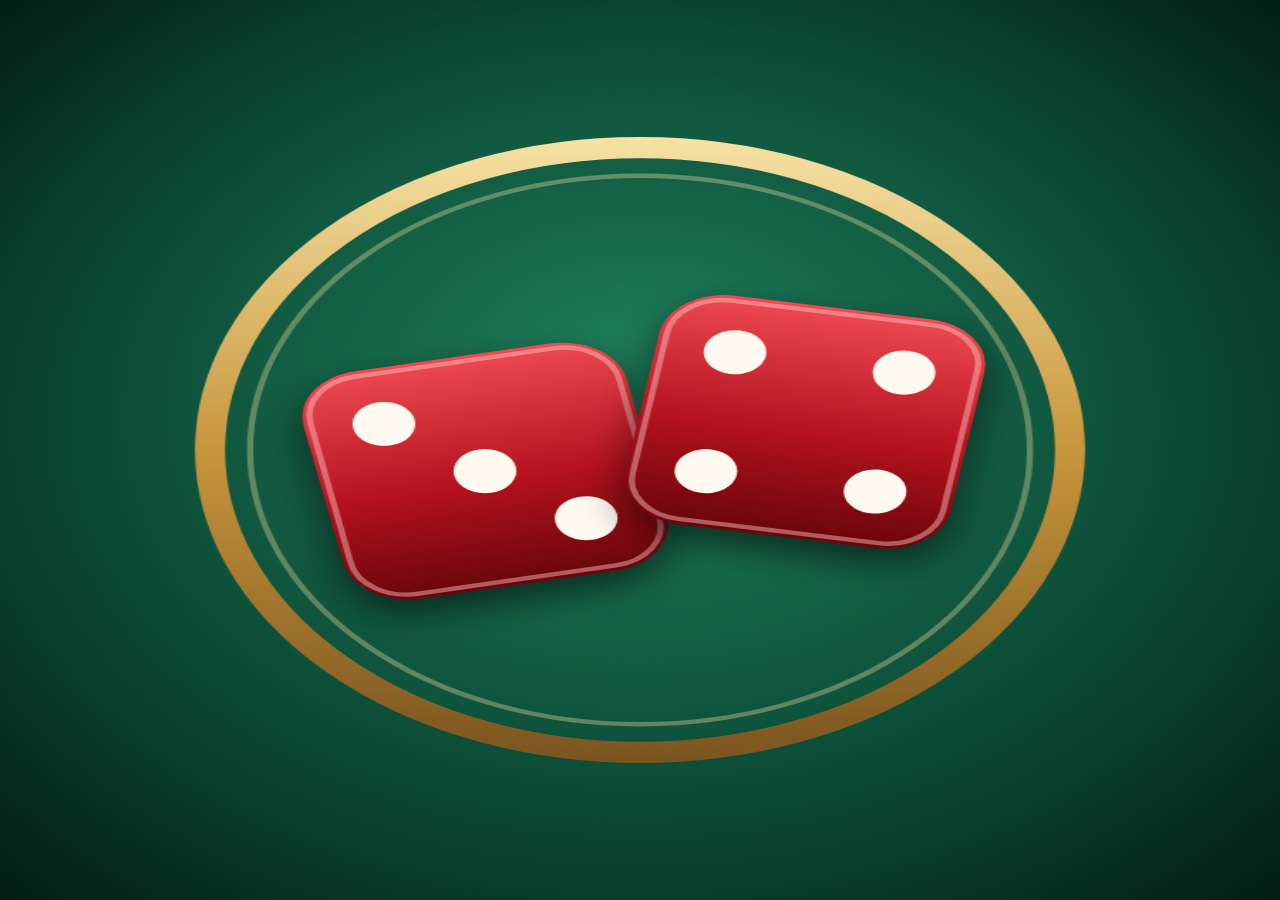
<file: tools/icon.html>
<!doctype html>
<!-- App icon source. Capture: tools\shot.ps1 -Url "tools/icon.html" -Out icons\icon-512.png -W 512 -H 512 -Wait 2000
     Full-bleed (maskable-safe): everything that matters sits inside the central 70% circle. -->
<html><head><meta charset="utf-8"><style>html,body{margin:0;background:#000}canvas{display:block;width:100vw;height:100vh}</style></head>
<body><canvas id="c"></canvas>
<script>
const c = document.getElementById('c'), S = Math.min(innerWidth, innerHeight) || 512;
c.width = c.height = S; const g = c.getContext('2d'), u = S / 512;
// felt background with a soft pool of light
const bg = g.createRadialGradient(S * .5, S * .42, S * .05, S * .5, S * .5, S * .75);
bg.addColorStop(0, '#1d7a58'); bg.addColorStop(.55, '#0b4a35'); bg.addColorStop(1, '#03170f');
g.fillStyle = bg; g.fillRect(0, 0, S, S);
// gold ring
const gold = g.createLinearGradient(0, S * .15, 0, S * .85); gold.addColorStop(0, '#f7e3a6'); gold.addColorStop(.5, '#c8963c'); gold.addColorStop(1, '#7a5420');
g.strokeStyle = gold; g.lineWidth = 12 * u; g.beginPath(); g.arc(S / 2, S / 2, 172 * u, 0, Math.PI * 2); g.stroke();
g.strokeStyle = 'rgba(247,227,166,.35)'; g.lineWidth = 2.5 * u; g.beginPath(); g.arc(S / 2, S / 2, 156 * u, 0, Math.PI * 2); g.stroke();
function die(cx, cy, size, rot, pips) {
  g.save(); g.translate(cx, cy); g.rotate(rot);
  g.shadowColor = 'rgba(0,0,0,.55)'; g.shadowBlur = 18 * u; g.shadowOffsetY = 8 * u;
  const f = g.createLinearGradient(0, -size / 2, 0, size / 2); f.addColorStop(0, '#ef4a53'); f.addColorStop(.55, '#b3121e'); f.addColorStop(1, '#6a050c');
  g.fillStyle = f; g.beginPath(); g.roundRect(-size / 2, -size / 2, size, size, size * .2); g.fill();
  g.shadowColor = 'transparent';
  g.strokeStyle = 'rgba(255,200,200,.45)'; g.lineWidth = 2.5 * u; g.beginPath(); g.roundRect(-size / 2 + 3 * u, -size / 2 + 3 * u, size - 6 * u, size - 6 * u, size * .17); g.stroke();
  g.fillStyle = '#fffaf0'; const q = size * .26;
  for (const [x, y] of pips) { g.beginPath(); g.arc(x * q, y * q, size * .095, 0, Math.PI * 2); g.fill(); }
  g.restore();
}
die(S / 2 - 62 * u, S / 2 + 12 * u, 132 * u, -0.2, [[-1, -1], [0, 0], [1, 1]]);          // 3
die(S / 2 + 66 * u, S / 2 - 16 * u, 132 * u, 0.17, [[-1, -1], [1, -1], [-1, 1], [1, 1]]); // 4  (a seven)
</script></body></html>
</file>
<file: lite/lite.css>
/* El Jefe Craps Lite: flat 2D table. No blur, no shadows on moving parts, no infinite animations. */
:root {
  --bg: #07120d; --panel: #0f1f17; --line: rgba(240, 232, 200, .55); --ink: #f3ecd6; --dim: #a9b8ad;
  --gold: #e3c26a; --red: #e0444c; --pos: #5fe08a; --neg: #ff7272;
  --sans: system-ui, -apple-system, "Segoe UI", Roboto, sans-serif;
  --edge: max(8px, env(safe-area-inset-left), env(safe-area-inset-right));
}
* { box-sizing: border-box; -webkit-tap-highlight-color: transparent; }
html, body { margin: 0; height: 100%; -webkit-text-size-adjust: 100%; text-size-adjust: 100%; background: var(--bg); color: var(--ink); font: 13px var(--sans); overflow: hidden; user-select: none; -webkit-user-select: none; }
button { font: inherit; color: inherit; cursor: pointer; touch-action: manipulation; }
button:disabled { opacity: .4; cursor: default; }
#app { position: fixed; inset: 0; display: grid; grid-template-rows: 32px 1fr 60px; padding: env(safe-area-inset-top) var(--edge) env(safe-area-inset-bottom); }

/* top bar */
.top { display: flex; align-items: center; gap: 12px; min-width: 0; }
.stat { display: flex; flex-direction: column; line-height: 1.05; background: none; border: 0; padding: 0; text-align: left; }
.stat span { font-size: 9px; letter-spacing: .08em; text-transform: uppercase; color: var(--dim); }
.stat b { font-size: 14px; font-variant-numeric: tabular-nums; }
.session { padding: 2px 8px; border-radius: 8px; border: 1px solid rgba(255,255,255,.12); }
.pos { color: var(--pos); } .neg { color: var(--neg); }
.status { flex: 1; min-width: 0; text-align: center; font-weight: 600; font-size: 14px; color: var(--gold); white-space: nowrap; overflow: hidden; text-overflow: ellipsis; }
.status span { font-weight: 600; margin-left: 6px; padding: 1px 7px; border-radius: 9px; background: rgba(255,255,255,.07); font-size: 12px; }
.hist { display: flex; gap: 3px; background: none; border: 0; padding: 0; }
.hist i { font-style: normal; width: 20px; height: 20px; display: grid; place-items: center; border-radius: 5px; background: #1d2f25; font-size: 11px; font-weight: 700; font-variant-numeric: tabular-nums; }
.hist i.r7 { background: #6d1d22; } .hist i.rp { background: #6a5a1c; } .hist i.rn { background: #1f5534; }
.hist em { color: var(--dim); font-size: 11px; }
.icon-btn { width: 32px; height: 28px; border-radius: 8px; border: 1px solid rgba(255,255,255,.14); background: #12241b; font-size: 16px; }

/* felt */
.felt-wrap { position: relative; min-height: 0; }
#felt { position: absolute; inset: 2px 0; width: 100%; height: calc(100% - 4px); display: block; touch-action: manipulation; }
#felt text { text-anchor: middle; fill: var(--ink); font-family: var(--sans); pointer-events: none; }
.zone { fill: rgba(255,255,255,0); stroke: var(--line); stroke-width: 1.6; cursor: pointer; }
.zone:active { fill: rgba(255,255,255,.08); }
.zone.strip { stroke-width: 1; fill: rgba(0,0,0,.12); }
.zone.odds { stroke-dasharray: 5 4; }
.zone.prop { fill: rgba(0,0,0,.14); }
.zone.prop.red { stroke: rgba(240,120,120,.8); }
.removing .zone { stroke: rgba(255,140,140,.6); }
#felt .lbl { font-weight: 600; letter-spacing: .06em; fill: var(--ink); }
#felt .dim { fill: var(--dim); }
#felt .big { font-weight: 700; letter-spacing: .12em; fill: rgba(243,236,214,.92); }
#felt .gold, #felt .ptxt.gold { fill: var(--gold); }
#felt .numtxt { font-weight: 800; font-family: Georgia, "Times New Roman", serif; fill: var(--ink); }
#felt .fnum { font-weight: 700; font-family: Georgia, serif; fill: var(--gold); }
#felt .ptxt { font-weight: 700; fill: var(--ink); }
#felt .ptxt.red { fill: #ff8f8f; }
.ring { fill: none; stroke: var(--gold); stroke-width: 1.3; }
.mdie rect { fill: #f6f1e4; } .mdie circle { fill: #b0151f; }
.mdie.bar rect { fill: #e8e2d0; } .mdie.bar circle { fill: #111; }
.shade { fill: rgba(4,20,12,.55); pointer-events: none; }
.hilite { fill: rgba(255,240,180,.10); stroke: var(--gold); stroke-width: 2; pointer-events: none; }
.puck circle { fill: #151515; stroke: #f2f2f2; stroke-width: 2; }
.puck.on circle { fill: #fafafa; stroke: #111; }
#felt .puck text { fill: #fafafa; font-weight: 800; }
#felt .puck.on text { fill: #111; }
#felt .prog { fill: var(--gold); font-weight: 700; }

/* chips on the felt */
.chip { cursor: pointer; }
.chip circle { stroke: #fff; stroke-width: 2.2; stroke-dasharray: 4.3 2.6; }
.chip circle.in { stroke: rgba(255,255,255,.55); stroke-width: .8; stroke-dasharray: none; }
#felt .chip text { font-weight: 800; fill: #fff; }
.c1 circle { fill: #e9e6dc; stroke: #3d6fd6; } .c1 circle.in { stroke: #3d6fd6; } #felt .c1 text { fill: #1d2b4f; }
.c5 circle { fill: #c8202b; } .c25 circle { fill: #17853f; } .c100 circle { fill: #1b1b1b; }
.c500 circle { fill: #6b2fa8; } .c1k circle { fill: #d9861d; }
.chip .off rect { fill: #111; stroke: #fff; stroke-width: .7; }
#felt .chip .off text { fill: #fff; font-weight: 700; }
#felt .hoplbl { fill: var(--gold); font-weight: 700; }

/* dice + floating results (short, finite animations only) */
.bdie rect { fill: #c3141f; stroke: #5a050b; stroke-width: 1.5; }
.bdie circle { fill: #fffaf0; }
.dice { pointer-events: none; }
.dice.tumble .bdie { transform-box: fill-box; transform-origin: center; animation: tumble .18s linear infinite alternate; }
.dice.tumble .bdie:last-child { animation-direction: alternate-reverse; }
.dice.land { animation: land .25s ease-out 1; transform-box: fill-box; transform-origin: center; }
@keyframes tumble { from { transform: rotate(-18deg) translateY(-4px); } to { transform: rotate(16deg) translateY(3px); } }
@keyframes land { from { transform: scale(1.25); } to { transform: scale(1); } }
#felt .fx { font-weight: 900; paint-order: stroke; stroke: rgba(0,0,0,.75); stroke-width: 3px; animation: rise 1.8s ease-out 1 forwards; }
#felt .fx.win { fill: var(--pos); } #felt .fx.lose { fill: var(--neg); }
@keyframes rise { 0% { opacity: 0; transform: translateY(6px); } 15% { opacity: 1; } 75% { opacity: 1; } 100% { opacity: 0; transform: translateY(-14px); } }

.callout { position: absolute; left: 50%; top: 44%; transform: translate(-50%, -50%) scale(.9); opacity: 0; pointer-events: none;
  display: flex; flex-direction: column; align-items: center; padding: 8px 22px 10px; border-radius: 14px; background: rgba(6,16,11,.88);
  border: 1px solid rgba(227,194,106,.6); transition: opacity .15s, transform .15s; text-align: center; }
.callout.show { opacity: 1; transform: translate(-50%, -50%) scale(1); }
.callout b { font: 800 34px Georgia, serif; color: var(--gold); line-height: 1; }
.callout span { font-weight: 700; font-size: 15px; margin-top: 3px; }
.callout em { font-style: normal; font-weight: 800; font-size: 15px; margin-top: 2px; }
.callout.bad b { color: var(--red); }

/* dock */
.dock { display: flex; align-items: center; gap: 8px; min-width: 0; }
.chips { display: flex; gap: 4px; }
.rchip { width: 34px; height: 34px; border-radius: 50%; border: 3px dashed #fff; font-weight: 800; font-size: 11px; color: #fff; padding: 0; transition: transform .1s; }
.rchip.c1 { background: #e9e6dc; color: #1d2b4f; border-color: #3d6fd6; }
.rchip.c5 { background: #c8202b; } .rchip.c25 { background: #17853f; } .rchip.c100 { background: #1b1b1b; } .rchip.c500 { background: #6b2fa8; } .rchip.c1k { background: #d9861d; }
.rchip.sel { transform: translateY(-5px); outline: 2px solid var(--gold); outline-offset: 2px; }
.tools { display: flex; gap: 4px; }
.tbtn { width: 38px; height: 46px; border-radius: 10px; border: 1px solid rgba(255,255,255,.13); background: #12241b; display: flex; flex-direction: column; align-items: center; justify-content: center; font-size: 16px; line-height: 1; padding: 0; }
.tbtn small { font-size: 9px; margin-top: 3px; color: var(--dim); }
.tbtn[aria-pressed="true"] { background: #5a1c1f; border-color: #ff8a8a; }
.favs { display: flex; gap: 4px; margin-left: auto; }
.fav { width: 42px; height: 46px; border-radius: 10px; border: 1px dashed rgba(227,194,106,.45); background: none; color: var(--dim); font-weight: 800; font-size: 14px; display: flex; flex-direction: column; align-items: center; justify-content: center; line-height: 1; padding: 0; }
.fav small { font-size: 10px; font-weight: 600; margin-top: 3px; }
.fav.set { border-style: solid; border-color: var(--gold); color: var(--gold); background: rgba(227,194,106,.08); }
.fav.set small { color: var(--ink); }
.roll { height: 48px; min-width: 78px; flex: 0 0 auto; border-radius: 12px; border: 0; background: linear-gradient(#e23b45, #a0131d); font-weight: 900; font-size: 18px; letter-spacing: .08em; color: #fff; }
.roll:active:not(:disabled) { transform: translateY(1px); }

/* toast */
.toast { position: fixed; left: 50%; top: calc(2px + env(safe-area-inset-top)); transform: translateX(-50%); max-width: min(720px, 92vw); padding: 7px 14px; border-radius: 10px; background: #3a1416; border: 1px solid #a8444a;
  font-size: 13px; text-align: center; opacity: 0; pointer-events: none; transition: opacity .15s; z-index: 50; }
.toast.ok { background: #102a1c; border-color: #3f8a5e; }
.toast.show { opacity: 1; }

/* sheets */
.sheet { position: fixed; inset: 0; padding: env(safe-area-inset-top) 0 env(safe-area-inset-bottom); background: rgba(0,0,0,.55); display: grid; place-items: center; z-index: 40; }
.sheet[hidden] { display: none; }
.sheet-card { width: min(760px, 94vw); max-height: 92dvh; overflow: auto; background: var(--panel); border: 1px solid rgba(227,194,106,.35); border-radius: 14px; padding: 10px 14px 14px; }
.sheet-card.small { width: min(380px, 92vw); }
.sheet-head { display: flex; align-items: center; gap: 10px; margin-bottom: 8px; }
.sheet-head b { font-size: 16px; color: var(--gold); }
.sheet-sub { color: var(--dim); font-size: 12px; flex: 1; }
.x { margin-left: auto; width: 34px; height: 30px; border-radius: 8px; border: 1px solid rgba(255,255,255,.15); background: none; }
.sheet h4 { margin: 8px 0 4px; font-size: 12px; letter-spacing: .06em; text-transform: uppercase; color: var(--gold); }
.sheet h4 small { text-transform: none; letter-spacing: 0; color: var(--dim); font-weight: 400; margin-left: 6px; }
.qgrid { display: grid; grid-template-columns: repeat(5, 1fr); gap: 6px; }
.qgrid.hops { grid-template-columns: repeat(11, 1fr); gap: 4px; }
#sideGrid { grid-template-columns: repeat(7, 1fr); }
.qb { min-height: 40px; border-radius: 9px; border: 1px solid rgba(255,255,255,.14); background: #142a1f; display: flex; flex-direction: column; align-items: center; justify-content: center; gap: 1px; padding: 3px; }
.qb small { font-size: 10px; color: var(--dim); }
.qb em { font-style: normal; font-size: 11px; color: var(--gold); font-weight: 700; }
.qb.hop { font-weight: 700; min-height: 32px; }
.qb.hop.hard { border-color: rgba(227,194,106,.5); }
.row { display: flex; align-items: center; justify-content: space-between; gap: 12px; padding: 6px 0; border-bottom: 1px solid rgba(255,255,255,.06); }
.row label { color: var(--ink); }
.seg { display: flex; gap: 4px; flex-wrap: wrap; }
.seg button { min-height: 34px; padding: 0 12px; border-radius: 8px; border: 1px solid rgba(255,255,255,.15); background: #142a1f; }
.seg button.on { background: var(--gold); color: #1a1405; border-color: var(--gold); font-weight: 700; }
.seg.wide { justify-content: center; } .seg.wide button { flex: 1; }
.fine { color: var(--dim); font-size: 12px; line-height: 1.5; margin: 10px 0 0; }
.fine a { color: var(--gold); }
.hstats { display: grid; grid-template-columns: repeat(4, 1fr); gap: 6px; }
.hstats > div { background: #142a1f; border-radius: 8px; padding: 5px 8px; display: flex; flex-direction: column; }
.hstats span { font-size: 10px; color: var(--dim); text-transform: uppercase; letter-spacing: .05em; }
.hstats b { font-size: 15px; }
.hstats .dist { grid-column: 1 / -1; display: grid; grid-template-columns: repeat(11, 1fr); gap: 4px; height: 82px; background: none; padding: 4px 0 0; }
.dist i { display: flex; flex-direction: column; justify-content: flex-end; align-items: center; font-style: normal; height: 100%; }
.dist u { display: block; width: 70%; background: var(--gold); border-radius: 3px 3px 0 0; min-height: 1px; }
.dist b { font-size: 10px; color: var(--dim); font-weight: 600; } .dist span { font-size: 11px; font-weight: 700; color: var(--ink); text-transform: none; }
.hlist { margin-top: 8px; display: grid; grid-template-columns: repeat(2, 1fr); gap: 2px 14px; }
.hr { display: grid; grid-template-columns: 38px 24px 1fr auto; gap: 6px; padding: 3px 0; border-bottom: 1px solid rgba(255,255,255,.05); font-variant-numeric: tabular-nums; }
.hd { color: var(--dim); } .ho { color: var(--dim); font-size: 12px; }

/* small landscape phones: tighter dock */
@media (max-width: 790px) {
  .rchip { width: 30px; height: 30px; font-size: 10px; border-width: 2px; }
  .dock { gap: 6px; } .tbtn { width: 34px; } .tbtn small { font-size: 8px; } .fav { width: 38px; }
  .roll { min-width: 66px; }
  .hist i:nth-child(-n+3) { display: none; }
}
@media (max-width: 680px) { .stat:nth-child(2) { display: none; } }
/* portrait phones: landscape only */
.rotate-card { display: none; }
@media (orientation: portrait) and (pointer: coarse) {
  .rotate-card { display: flex; position: fixed; inset: 0; z-index: 99; flex-direction: column; align-items: center; justify-content: center; gap: 10px; background: var(--bg); font-size: 15px; }
  .rotate-card b { font-size: 20px; color: var(--gold); }
}
#felt .uline { fill: var(--ink); pointer-events: none; }

/* odds-size label, auto-play */
.tbtn .om { font-size: 13px; font-weight: 800; color: var(--gold); letter-spacing: .02em; }
.roll.stop { background: linear-gradient(#3a6fd8, #1d3f8f); animation: autoPulse 1.6s ease-in-out 3; }
@keyframes autoPulse { 50% { filter: brightness(1.25); } }
.qgrid.autog { grid-template-columns: repeat(3, 1fr); }
.qb.auto b { color: var(--gold); }
.auto-lim { grid-column: 1 / -1; justify-content: center; margin-top: 2px; }

/* never clip ROLL: tool and favorite buttons give up width first (iPhone PWA, Display Zoom, big text) */
.chips { flex: 0 0 auto; }
.tools { flex: 0 1 auto; min-width: 244px; } .favs { flex: 0 1 auto; min-width: 98px; }
.rchip { flex: 0 0 auto; }
.tbtn { flex: 0 1 auto; min-width: 27px; overflow: hidden; }
.fav { flex: 0 1 auto; min-width: 30px; overflow: hidden; }
.roll { flex: 0 0 auto; white-space: nowrap; }
</file>
